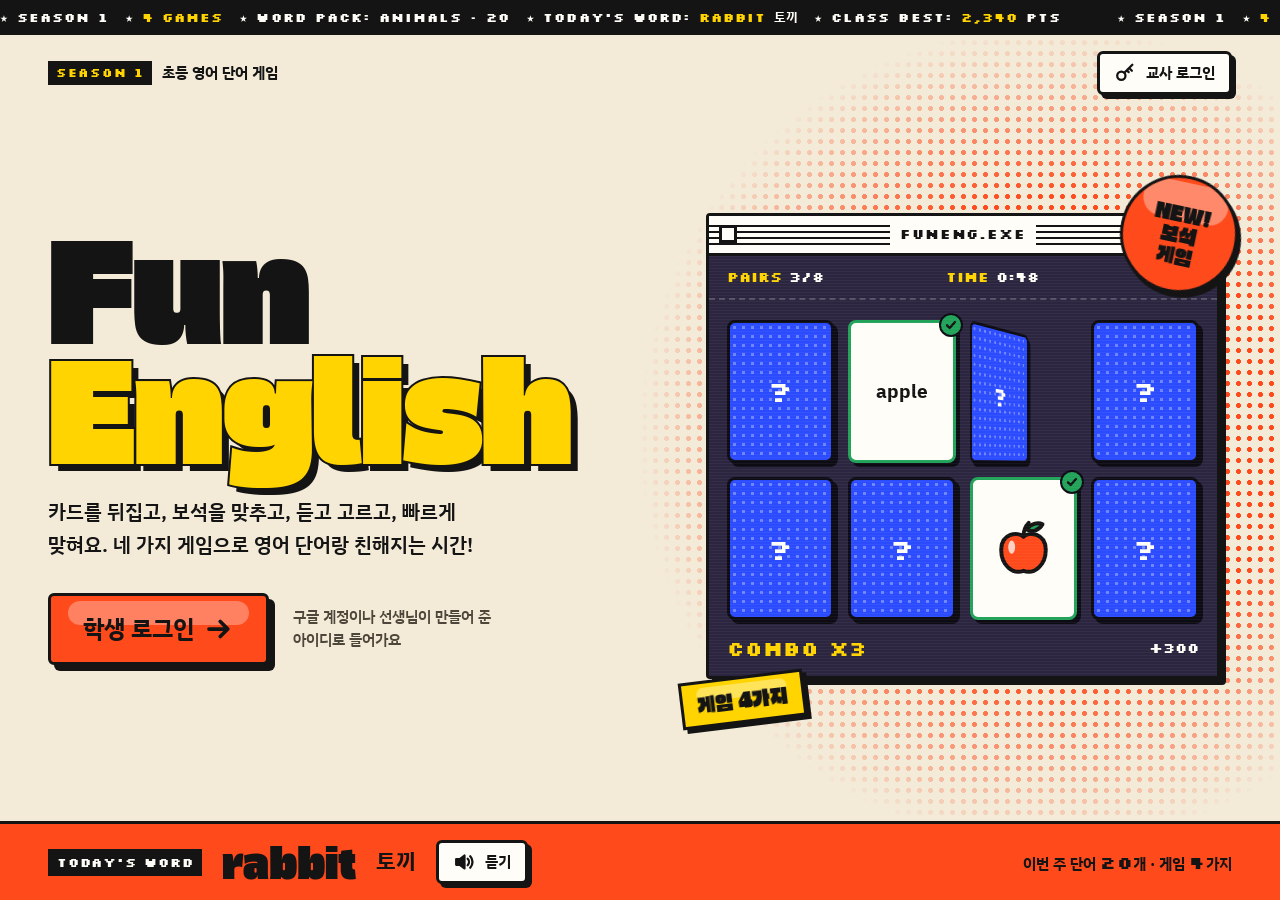
<file: index.html>
<!doctype html>
<html lang="ko">
<head>
<meta charset="utf-8">
<meta name="viewport" content="width=device-width, initial-scale=1">
<title>Fun English · 초등 영어 단어 게임</title>
<meta name="description" content="카드 뒤집기, 보석 게임, 듣고 고르기, 스피드 퀴즈로 영어 단어랑 친해지는 초등 영어 단어 게임">
<link rel="icon" href="assets/favicon.svg" type="image/svg+xml">
<link rel="preconnect" href="https://fonts.googleapis.com">
<link rel="preconnect" href="https://fonts.gstatic.com" crossorigin>
<link rel="stylesheet" href="https://fonts.googleapis.com/css2?family=Gasoek+One&family=IBM+Plex+Sans+KR:wght@500;600;700&family=Silkscreen:wght@400;700&display=swap">
<link rel="stylesheet" href="css/tokens.css">
<link rel="stylesheet" href="css/base.css">
<link rel="stylesheet" href="css/components.css">
<link rel="stylesheet" href="css/bars.css">
<link rel="stylesheet" href="css/screens/intro.css">
<link rel="stylesheet" href="css/screens/login.css">
<link rel="stylesheet" href="css/screens/select.css">
<link rel="stylesheet" href="css/screens/play.css">
<link rel="stylesheet" href="css/screens/dashboard.css">
<link rel="stylesheet" href="css/screens/lost.css">
<script type="module" src="js/app.js"></script>
</head>
<body>

<svg width="0" height="0" style="position:absolute" aria-hidden="true">
  <defs>
    <symbol id="i-arrow" viewBox="0 0 24 24"><path d="M4 12h15M13 6l6 6-6 6"/></symbol>
    <symbol id="i-back" viewBox="0 0 24 24"><path d="M20 12H5M11 6l-6 6 6 6"/></symbol>
    <symbol id="i-speaker" viewBox="0 0 24 24"><path d="M3.5 9h4l5-4v14l-5-4h-4z" fill="currentColor"/><path d="M16 8.5a5 5 0 0 1 0 7M18.8 5.8a9 9 0 0 1 0 12.4"/></symbol>
    <symbol id="i-star" viewBox="0 0 24 24"><path d="M12 2.8l2.8 5.9 6.4.8-4.7 4.4 1.2 6.4L12 17.2l-5.7 3.1 1.2-6.4-4.7-4.4 6.4-.8z" fill="currentColor"/></symbol>
    <symbol id="i-flame" viewBox="0 0 24 24"><path d="M12 2.5c1 4 6.5 6.2 6.5 11.5a6.5 6.5 0 0 1-13 0c0-3.2 2-5.4 3.2-6.4 0 2.1 1 3.4 2.2 3.4 0-3.3-.1-5.6 1.1-8.5z" fill="currentColor"/></symbol>
    <symbol id="i-key" viewBox="0 0 24 24"><circle cx="8" cy="15" r="4.5"/><path d="M11.3 11.7L20 3M16.5 6.5l3 3M14 9l2 2"/></symbol>
    <symbol id="i-door" viewBox="0 0 24 24"><path d="M13 4H5v16h8M10 12h11M17 8l4 4-4 4"/></symbol>
    <symbol id="i-check" viewBox="0 0 24 24"><path d="M5 12.5l4.5 4.5L19 7.5"/></symbol>
    <symbol id="i-alert" viewBox="0 0 24 24"><path d="M12 3l9.5 17h-19z" fill="var(--yellow)"/><path d="M12 9.5v5M12 17.6v.3"/></symbol>
    <symbol id="i-plus" viewBox="0 0 24 24"><path d="M12 5v14M5 12h14"/></symbol>

    <!-- 사과 (단어 그림 카드 예시) -->
    <symbol id="apple" viewBox="0 0 48 48">
      <g stroke="#141414" stroke-width="3" stroke-linejoin="round" stroke-linecap="round">
        <path d="M24 15c-4-4-17-3-17 10 0 12 9 19 17 16 8 3 17-4 17-16 0-13-13-14-17-10z" fill="#ff4a1c"/>
        <path d="M24 15c0-5 1.5-8 4-10.5" fill="none"/>
        <path d="M26.5 9.5c3.5-5 9-5.5 12-4-2.5 4.5-7.5 6.5-12 4z" fill="#22a35a"/>
      </g>
      <ellipse cx="15" cy="23" rx="2.6" ry="5" fill="#fff" opacity=".75"/>
    </symbol>

    <!-- 01 메모리: 카드 두 장 -->
    <symbol id="art-memory" viewBox="0 0 120 96">
      <g stroke="#141414" stroke-width="3" stroke-linejoin="round" stroke-linecap="round">
        <g transform="rotate(-12 44 47)">
          <rect x="26" y="20" width="44" height="62" rx="6" fill="#141414"/>
          <rect x="22" y="16" width="44" height="62" rx="6" fill="#2b4bff"/>
          <path d="M35 38c0-6 4-9.5 9-9.5s9 3.5 9 9c0 6-9 6.5-9 13" fill="none" stroke="#fffdf7" stroke-width="5"/>
          <path d="M44 60.5v.5" stroke="#fffdf7" stroke-width="6"/>
        </g>
        <g transform="rotate(9 78 48)">
          <rect x="60" y="21" width="44" height="62" rx="6" fill="#141414"/>
          <rect x="56" y="17" width="44" height="62" rx="6" fill="#fffdf7"/>
        </g>
      </g>
      <use href="#apple" x="62" y="28" width="32" height="32" transform="rotate(9 78 48)"/>
    </symbol>

    <!-- 02 보석: 깎은 보석 + 다른 모양 보석 -->
    <symbol id="art-jewel" viewBox="0 0 120 96">
      <g stroke="#141414" stroke-width="3" stroke-linejoin="round" stroke-linecap="round">
        <polygon points="65,15 97,37 87,87 43,87 33,37" fill="#0d0b14"/>
        <polygon points="60,10 92,32 82,82 38,82 28,32" fill="#ff4a1c"/>
        <polygon points="60,26 76,38 70,66 50,66 44,38" fill="#ff8f6b"/>
        <path d="M60 10V26M92 32L76 38M82 82L70 66M38 82L50 66M28 32L44 38" fill="none"/>
        <polygon points="99,66 106,56 113,66 106,80" fill="#ffd400"/>
        <path d="M99 66h14" fill="none" stroke-width="2.5"/>
        <path d="M20 6l3 8.5 8.5 3-8.5 3-3 8.5-3-8.5-8.5-3 8.5-3z" fill="#ffd400" stroke-width="2.5"/>
      </g>
      <polygon points="47,40 58,30 55,45" fill="#fff" opacity=".85"/>
    </symbol>

    <!-- 03 듣고 고르기: 스피커 -->
    <symbol id="art-listen" viewBox="0 0 120 96">
      <g stroke-linejoin="round" stroke-linecap="round">
        <path d="M22 42h14l20-16v52L36 62H22z" fill="#141414" stroke="#141414" stroke-width="3"/>
        <path d="M18 38h14l20-16v52L32 58H18z" fill="#ffd400" stroke="#141414" stroke-width="3"/>
        <g fill="none" stroke="#141414" stroke-width="10">
          <path d="M65 37c6 7 6 15 0 22"/><path d="M76 28c11 11 11 29 0 40"/><path d="M87 19c16 16 16 42 0 58"/>
        </g>
        <g fill="none" stroke="#fffdf7" stroke-width="4">
          <path d="M65 37c6 7 6 15 0 22"/><path d="M76 28c11 11 11 29 0 40"/><path d="M87 19c16 16 16 42 0 58"/>
        </g>
      </g>
      <ellipse cx="25" cy="44" rx="2.4" ry="4" fill="#fff" opacity=".8"/>
    </symbol>

    <!-- 04 스피드: 초시계 + 번개 -->
    <symbol id="art-speed" viewBox="0 0 120 96">
      <g stroke="#141414" stroke-width="3" stroke-linejoin="round" stroke-linecap="round">
        <circle cx="54" cy="58" r="30" fill="#141414"/>
        <rect x="44" y="11" width="12" height="11" rx="2" fill="#141414"/>
        <rect x="69" y="18" width="10" height="9" rx="2" fill="#141414" transform="rotate(40 74 22)"/>
        <circle cx="50" cy="54" r="30" fill="#fffdf7"/>
        <path d="M50 29v5M75 54h-5M50 79v-5M25 54h5" fill="none"/>
        <path d="M50 54V37M50 54l12 7" fill="none" stroke-width="4"/>
        <circle cx="50" cy="54" r="3.5" fill="#141414"/>
        <polygon points="96,26 80,56 92,56 84,88 112,50 99,50 106,26" fill="#141414" transform="translate(4 4)"/>
        <polygon points="96,26 80,56 92,56 84,88 112,50 99,50 106,26" fill="#ffd400"/>
      </g>
      <ellipse cx="36" cy="40" rx="5" ry="2.6" fill="#fff" opacity=".9" transform="rotate(-40 36 40)"/>
    </symbol>

    <!-- 마스코트 비트(Bit) -->
    <symbol id="bit" viewBox="0 0 160 170">
      <g stroke="#141414" stroke-width="3" stroke-linejoin="round">
        <rect x="20" y="16" width="132" height="100" rx="12" fill="#141414"/>
        <rect x="14" y="10" width="132" height="100" rx="12" fill="#fffdf7"/>
        <rect x="28" y="22" width="104" height="66" rx="6" fill="#2b2540"/>
        <rect x="66" y="110" width="28" height="14" fill="#e6d9bd"/>
        <rect x="28" y="130" width="116" height="30" rx="5" fill="#141414"/>
        <rect x="22" y="124" width="116" height="30" rx="5" fill="#ffd400"/>
        <rect x="96" y="96" width="36" height="6" rx="2" fill="#141414"/>
        <circle cx="29" cy="99" r="4.5" fill="#22a35a"/>
      </g>
      <g fill="#ffd400">
        <rect x="56" y="40" width="10" height="14"/><rect x="94" y="40" width="10" height="14"/>
      </g>
      <path d="M64 64h6v6h20v-6h6" fill="none" stroke="#ffd400" stroke-width="4"/>
      <g fill="#ff4a1c"><rect x="44" y="60" width="9" height="5"/><rect x="107" y="60" width="9" height="5"/></g>
      <path d="M34 28h22l-12 14H34z" fill="#fff" opacity=".12"/>
      <path d="M22 18h40" stroke="#fff" stroke-width="3" stroke-linecap="round" opacity=".9"/>
      <g stroke="#141414" stroke-width="5">
        <path d="M34 134h10M50 134h10M66 134h10M82 134h10M98 134h10M114 134h10M42 144h76"/>
      </g>
    </symbol>
  </defs>
</svg>

<a class="skip" href="#main">본문으로 건너뛰기</a>

<noscript><p class="noscript">이 게임은 자바스크립트를 켜야 열려요.</p></noscript>

<!-- 화면은 js/router.js가 한 번에 하나씩 그린다 -->
<div id="app"></div>

<!-- 토스트: 화면이 바뀌어도 남는다 (js/ui/toast.js) -->
<div class="toast" id="toast" role="status" aria-live="polite"></div>
</body>
</html>
</file>
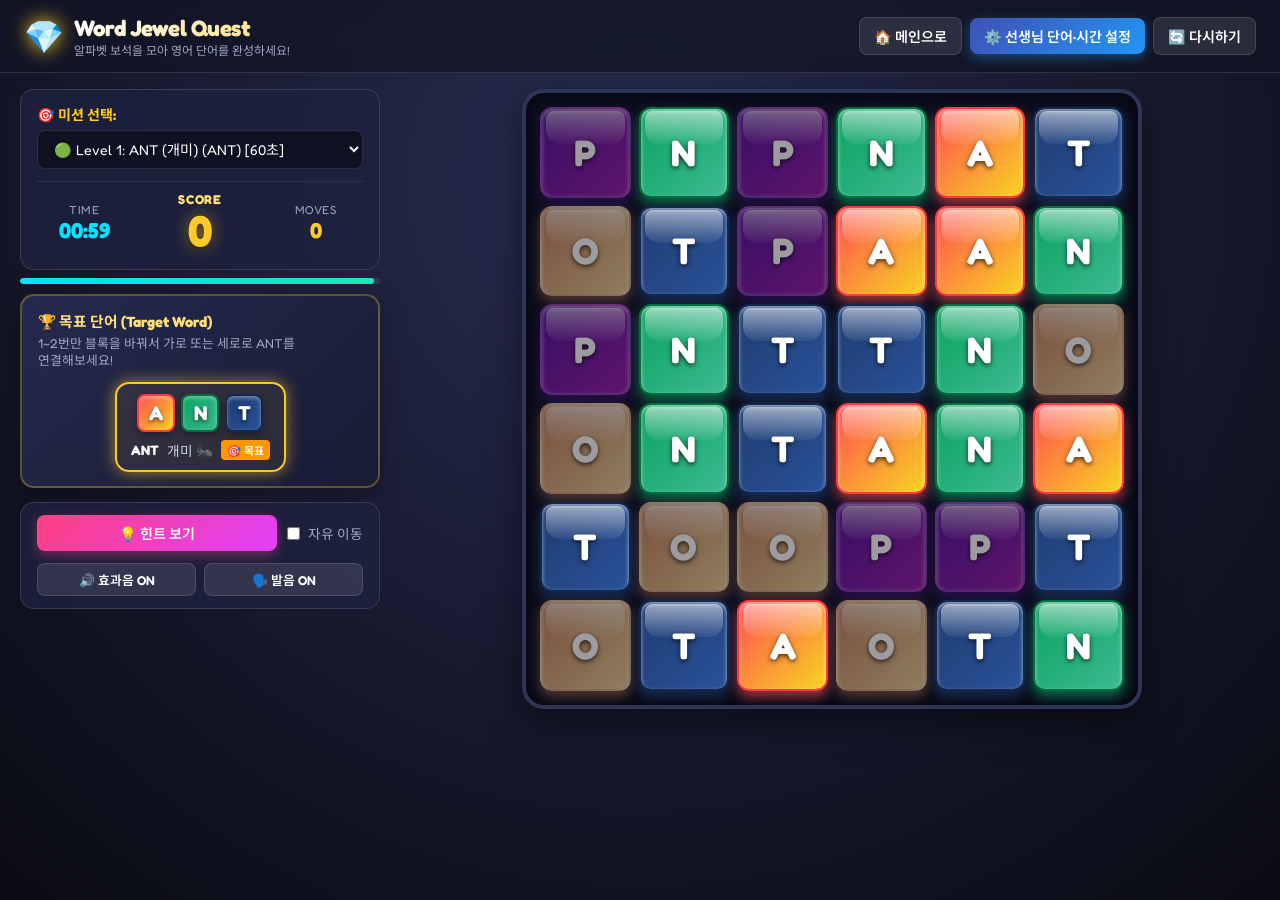
<file: jewel/index.html>
<!DOCTYPE html>
<html lang="ko">
<head>
    <meta charset="UTF-8">
    <meta name="viewport" content="width=device-width, initial-scale=1.0, user-scalable=no">
    <title>Word Jewel Quest - 영어 단어 보석 매치 게임</title>
    <link rel="stylesheet" href="css/style.css">
</head>
<body>
    <!-- App Header -->
    <header class="app-header">
        <div class="logo-area">
            <div class="logo-icon">💎</div>
            <div class="logo-text">
                <h1>Word Jewel Quest</h1>
                <p>알파벳 보석을 모아 영어 단어를 완성하세요!</p>
            </div>
        </div>
        <div class="header-controls">
            <a href="../#/select" target="_top" class="btn btn-secondary" style="text-decoration: none; display: flex; align-items: center; gap: 4px;">🏠 메인으로</a>
            <button id="btn-teacher" class="btn btn-teacher">⚙️ 선생님 단어·시간 설정</button>
            <button id="btn-restart" class="btn btn-secondary">🔄 다시하기</button>
        </div>
    </header>

    <!-- Main Game Area -->
    <main class="main-wrapper">
        <div class="game-dashboard-layout">
            <!-- Left Info & Controls Column -->
            <div class="dashboard-side-col">
                <!-- Mission, Timer & Score HUD -->
                <div class="mission-card">
                    <div class="mission-select-box">
                        <label for="mission-select">🎯 미션 선택:</label>
                        <select id="mission-select"></select>
                    </div>
                    <div class="game-hud-stats">
                        <!-- Timer Box -->
                        <div class="stat-item timer-box">
                            <span class="stat-label">TIME</span>
                            <span id="timer-val" class="stat-value timer-text">01:00</span>
                        </div>
                        <!-- Score Box (글자 크기 2배 적용) -->
                        <div class="stat-item score-stat-box">
                            <span class="stat-label score-stat-label">SCORE</span>
                            <span id="score-val" class="stat-value score-stat-value">0</span>
                        </div>
                        <!-- Moves Box -->
                        <div class="stat-item">
                            <span class="stat-label">MOVES</span>
                            <span id="moves-val" class="stat-value">0</span>
                        </div>
                    </div>
                </div>

                <!-- Timer Progress Bar -->
                <div class="timer-bar-container">
                    <div id="timer-bar-fill" class="timer-bar-fill normal"></div>
                </div>

                <!-- Target Word Tracker -->
                <section class="target-section">
                    <div class="target-header">
                        <span class="target-title">🏆 목표 단어 (Target Word)</span>
                        <span id="mission-desc" class="mission-desc"></span>
                    </div>
                    <div id="target-word-display" class="target-words-wrapper">
                        <!-- Word boxes injected here -->
                    </div>
                </section>

                <!-- Controls -->
                <div class="bottom-controls">
                    <div style="display: flex; justify-content: space-between; align-items: center; width: 100%; gap: 10px;">
                        <button id="btn-hint" class="btn btn-primary" style="flex: 1;">💡 힌트 보기</button>
                        <label class="switch-label" style="white-space: nowrap;">
                            <input type="checkbox" id="chk-free-swap">
                            <span>자유 이동</span>
                        </label>
                    </div>
                    <div class="audio-controls-row" style="display: flex; gap: 8px; width: 100%;">
                        <button id="btn-sound-toggle" class="btn btn-secondary btn-sm" style="flex: 1;">🔊 효과음 ON</button>
                        <button id="btn-speech-toggle" class="btn btn-secondary btn-sm" style="flex: 1;">🗣️ 발음 ON</button>
                    </div>
                </div>
            </div>

            <!-- Right Board Column -->
            <div class="dashboard-board-col">
                <div class="board-container">
                    <div class="board-frame">
                        <div id="game-grid" class="game-grid">
                            <!-- Tiles injected here -->
                        </div>
                    </div>
                    <div id="hint-tooltip" class="hint-tooltip"></div>
                </div>
            </div>
        </div>
    </main>

    <!-- Teacher Settings Modal -->
    <div id="teacher-modal" class="modal-overlay">
        <div class="modal-box modal-box-large">
            <div class="modal-header">
                <h2>⚙️ 선생님 설정 (단계별 단어 & 시간 지정)</h2>
                <button id="btn-close-teacher" class="btn btn-secondary">✕</button>
            </div>
            
            <!-- Tab Navigation -->
            <div class="teacher-tabs">
                <button class="teacher-tab-btn active" data-tab="tab-course-setup">📋 단계별 단어 코스 사전 설정 (추천)</button>
                <button class="teacher-tab-btn" data-tab="tab-missions-list">🛠️ 개별 미션 상세 편집</button>
            </div>

            <div class="modal-body">
                <!-- TAB 1: 단계별 단어 코스 사전 설정 (사용자가 가장 원한 직관적 설정!) -->
                <div id="tab-course-setup" class="teacher-tab-content active">
                    <div class="course-guide-box">
                        <p>💡 <strong>교사 사전 설정 안내:</strong> 각 난이도 단계별로 가르치고자 하는 영어 단어들을 쉼표(,)로 입력하세요. 따로 설정하지 않고 [기본 설정 복원]을 누르면 기본 추천 세팅으로 진행됩니다.</p>
                    </div>

                    <!-- 1. 초급 단계 설정 -->
                    <div class="grade-setting-card grade-easy">
                        <div class="grade-title">
                            <span>🟢 초급 단계 (Easy) - 3글자 위주, 1~2번만 스왑하면 완성</span>
                        </div>
                        <div class="form-row">
                            <div class="form-group" style="flex: 3;">
                                <label for="course-easy-words">초급 목표 단어 목록 (쉼표 구분)</label>
                                <input type="text" id="course-easy-words" class="form-input" placeholder="ANT, CAT, DOG, SUN, CUP, FOX">
                                <small>단어를 입력하면 한글 뜻과 발음이 자동으로 매칭됩니다.</small>
                            </div>
                            <div class="form-group" style="flex: 1;">
                                <label for="course-easy-time">제한 시간 (초)</label>
                                <input type="number" id="course-easy-time" class="form-input" value="60" min="0" step="10">
                                <small>0 입력 시 무제한</small>
                            </div>
                        </div>
                    </div>

                    <!-- 2. 중급 단계 설정 -->
                    <div class="grade-setting-card grade-med">
                        <div class="grade-title">
                            <span>🟡 중급 단계 (Medium) - 4글자 단어, 글자가 조금 떨어진 배치</span>
                        </div>
                        <div class="form-row">
                            <div class="form-group" style="flex: 3;">
                                <label for="course-med-words">중급 목표 단어 목록 (쉼표 구분)</label>
                                <input type="text" id="course-med-words" class="form-input" placeholder="FISH, STAR, BOOK, TREE, BIRD">
                            </div>
                            <div class="form-group" style="flex: 1;">
                                <label for="course-med-time">제한 시간 (초)</label>
                                <input type="number" id="course-med-time" class="form-input" value="90" min="0" step="10">
                            </div>
                        </div>
                    </div>

                    <!-- 3. 고급 단계 설정 -->
                    <div class="grade-setting-card grade-hard">
                        <div class="grade-title">
                            <span>🔴 상급 단계 (Hard) - 5글자 단어 및 2개 단어 연속 미션</span>
                        </div>
                        <div class="form-row">
                            <div class="form-group" style="flex: 3;">
                                <label for="course-hard-words">상급 목표 단어 목록 (단어 또는 단어 & 단어)</label>
                                <input type="text" id="course-hard-words" class="form-input" placeholder="APPLE, WATER, CAT & DOG, SUN & MOON">
                                <small>'&' 기호로 묶으면 1개 미션에서 2개 단어를 연속으로 완성하는 듀얼 미션이 됩니다.</small>
                            </div>
                            <div class="form-group" style="flex: 1;">
                                <label for="course-hard-time">제한 시간 (초)</label>
                                <input type="number" id="course-hard-time" class="form-input" value="120" min="0" step="10">
                            </div>
                        </div>
                    </div>

                    <div style="display: flex; justify-content: space-between; align-items: center; margin-top: 18px;">
                        <button type="button" id="btn-reset-course-default" class="btn btn-secondary">🔄 기본 세팅으로 복원</button>
                        <button type="button" id="btn-apply-grade-course" class="btn btn-primary" style="padding: 10px 22px; font-size: 1rem;">
                            🚀 단계별 단어 적용 및 게임 시작
                        </button>
                    </div>
                </div>

                <!-- TAB 2: 개별 미션 상세 편집 -->
                <div id="tab-missions-list" class="teacher-tab-content">
                    <div id="mission-list-panel">
                        <div class="teacher-top-bar">
                            <button id="btn-new-mission" class="btn btn-primary">➕ 새 미션 추가</button>
                            <div style="display: flex; gap: 6px;">
                                <button id="btn-export-json" class="btn btn-secondary btn-sm">💾 JSON 백업</button>
                                <label class="btn btn-secondary btn-sm" style="margin: 0; cursor: pointer;">
                                    📂 불러오기
                                    <input type="file" id="input-import-json" accept=".json" style="display: none;">
                                </label>
                            </div>
                        </div>
                        <div id="teacher-mission-items" class="teacher-mission-list">
                            <!-- Cards inserted here -->
                        </div>
                    </div>

                    <div id="editor-panel" class="hidden">
                        <h3 id="editor-title" style="margin-bottom: 14px; color: var(--gold);">미션 상세 편집</h3>
                        <form id="form-edit-mission">
                            <div class="form-group">
                                <label for="edit-name">미션 제목</label>
                                <input type="text" id="edit-name" class="form-input" required placeholder="예: Level 1: ANT (개미)">
                            </div>

                            <div class="form-row">
                                <div class="form-group">
                                    <label for="edit-words">목표 단어 (쉼표 구분)</label>
                                    <input type="text" id="edit-words" class="form-input" required placeholder="예: ANT 또는 CAT, DOG">
                                </div>
                                <div class="form-group">
                                    <label for="edit-difficulty">난이도</label>
                                    <select id="edit-difficulty" class="form-select">
                                        <option value="easy">🟢 초급 (1~2번 스왑으로 바로 완성)</option>
                                        <option value="medium">🟡 중급 (단어 글자가 조금 떨어진 배치)</option>
                                        <option value="hard">🔴 상급 (단어 글자가 멀리 떨어진 배치)</option>
                                    </select>
                                </div>
                            </div>

                            <div class="form-row">
                                <div class="form-group">
                                    <label for="edit-time-limit">제한 시간 (초)</label>
                                    <input type="number" id="edit-time-limit" class="form-input" value="60" min="0" step="10">
                                </div>
                                <div class="form-group">
                                    <label for="edit-grid-size">보드 크기</label>
                                    <select id="edit-grid-size" class="form-select">
                                        <option value="6">6 x 6 (추천 / 초급)</option>
                                        <option value="7">7 x 7 (중급 / 4~5글자)</option>
                                        <option value="8">8 x 8 (상급 / 긴 단어)</option>
                                    </select>
                                </div>
                                <div class="form-group">
                                    <label for="edit-swap-dist">초기 완성 스왑 거리</label>
                                    <input type="number" id="edit-swap-dist" class="form-input" min="1" max="5" value="1">
                                </div>
                            </div>

                            <div class="form-group">
                                <label for="edit-meanings">단어 뜻 / 힌트 (단어:뜻, 쉼표 구분)</label>
                                <input type="text" id="edit-meanings" class="form-input" placeholder="예: ANT:개미 🐜">
                            </div>

                            <div class="form-group">
                                <label for="edit-dummies">더미 알파벳 (쉼표 구분, 비워두면 자동 추천)</label>
                                <input type="text" id="edit-dummies" class="form-input" placeholder="예: O, P">
                            </div>

                            <div class="form-group">
                                <label for="edit-desc">학생에게 보여줄 지시문</label>
                                <textarea id="edit-desc" class="form-textarea" rows="2"></textarea>
                            </div>

                            <div style="display: flex; justify-content: flex-end; gap: 10px; margin-top: 16px;">
                                <button type="button" id="btn-cancel-edit" class="btn btn-secondary">취소</button>
                                <button type="submit" class="btn btn-primary">저장하기</button>
                            </div>
                        </form>
                    </div>
                </div>
            </div>
        </div>
    </div>

    <!-- Victory / Mission Clear Modal -->
    <div id="win-modal" class="modal-overlay">
        <div class="modal-box win-modal-box">
            <div class="win-stars">⭐⭐⭐</div>
            <h2 id="win-title" class="win-modal-title">🎉 미션 완료!</h2>
            <p class="win-modal-subtitle">단어를 완벽하게 완성했습니다!</p>
            
            <div id="win-words-summary" class="win-words-container">
                <!-- Word cards -->
            </div>

            <!-- Score & Fast Clear Time Bonus Details -->
            <div class="score-summary-card">
                <div class="score-row score-row-bonus">
                    <span>⚡ 빠른 시간 보너스:</span>
                    <strong id="win-time-bonus" style="color: #64ffda;">+0점</strong>
                </div>
                <div class="score-row score-row-total">
                    <span class="score-total-label">🏆 최종 총점:</span>
                    <strong id="win-score" class="score-total-val">0</strong>
                </div>
                <div class="win-moves-row">
                    이동 횟수: <span id="win-moves">0</span>회
                </div>
            </div>

            <div class="win-actions-row">
                <button id="btn-hear-word" class="btn btn-secondary win-action-btn">🔊 단어 발음 듣기</button>
                <button id="btn-play-again" class="btn btn-secondary win-action-btn">🔄 다시 하기</button>
                <button id="btn-next-level" class="btn btn-primary win-action-btn win-next-btn">다음 미션 ➡️</button>
            </div>
        </div>
    </div>

    <!-- Time Over Modal -->
    <div id="timeover-modal" class="modal-overlay">
        <div class="modal-box win-modal-box">
            <div style="font-size: 3rem; margin-bottom: 10px;">⏰</div>
            <h2 style="color: #ff5252; margin-bottom: 8px;">시간 초과! (Time Over)</h2>
            <p style="color: var(--text-muted); font-size: 0.92rem; margin-bottom: 20px;">
                제한 시간이 모두 지나갔습니다.<br>조금 더 빠르게 단어를 모아보세요!
            </p>
            <div style="display: flex; gap: 12px; justify-content: center;">
                <button id="btn-retry-timeover" class="btn btn-primary" style="padding: 10px 24px;">🔄 다시 도전하기</button>
            </div>
        </div>
    </div>

    <!-- Wildcard Joker Gem Selection Modal -->
    <div id="wildcard-modal" class="modal-overlay">
        <div class="modal-box wildcard-box">
            <div class="wildcard-icon">✨ 🃏 ✨</div>
            <h2 style="color: #64ffda; margin-bottom: 6px;">마법의 힌트 보석!</h2>
            <p style="color: var(--text-muted); font-size: 0.95rem; margin-bottom: 14px;">
                어떤 알파벳으로 변신할까요? 목표 단어 철자를 누르거나 원하는 알파벳을 입력하세요!
            </p>
            
            <div class="wildcard-quick-title">🎯 목표 단어 추천 알파벳 (원클릭 선택):</div>
            <div id="wildcard-quick-letters" class="wildcard-btn-group">
                <!-- Injected via game.js -->
            </div>

            <div class="wildcard-custom-box">
                <span style="font-size: 0.88rem; color: #cbd5e1;">또는 원하는 알파벳 1글자 직접 입력:</span>
                <div style="display: flex; gap: 8px; justify-content: center; margin-top: 8px;">
                    <input type="text" id="wildcard-custom-input" maxlength="1" placeholder="A~Z" class="form-input wildcard-input" autocomplete="off">
                    <button type="button" id="btn-wildcard-custom-submit" class="btn btn-primary" style="padding: 6px 18px;">변신하기 ✨</button>
                </div>
            </div>
        </div>
    </div>

    <!-- Scripts -->
    <script src="js/audio.js"></script>
    <script src="js/levels.js"></script>
    <script src="js/board.js"></script>
    <script src="js/teacher.js"></script>
    <script src="js/game.js"></script>
</body>
</html>
</file>
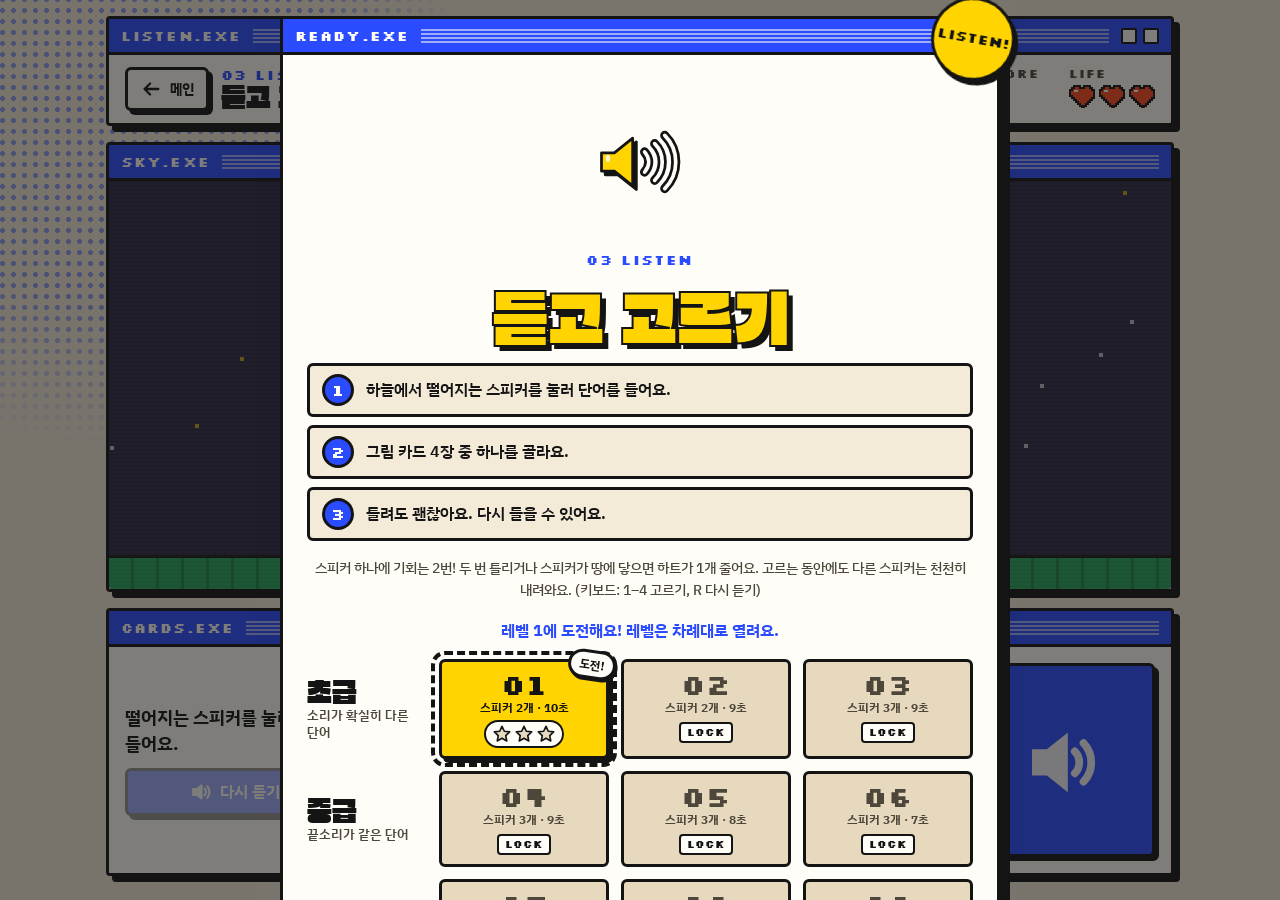
<file: listen/index.html>
<!doctype html>
<html lang="ko">
<head>
<meta charset="utf-8">
<meta name="viewport" content="width=device-width, initial-scale=1">
<title>듣고 고르기 · Fun English</title>
<meta name="description" content="하늘에서 떨어지는 스피커를 눌러 영어 발음을 듣고, 알맞은 그림 카드를 고르는 듣기 게임">
<link rel="icon" href="../assets/favicon.svg" type="image/svg+xml">
<link rel="preconnect" href="https://fonts.googleapis.com">
<link rel="preconnect" href="https://fonts.gstatic.com" crossorigin>
<link rel="stylesheet" href="https://fonts.googleapis.com/css2?family=Gasoek+One&family=IBM+Plex+Sans+KR:wght@500;600;700&family=Silkscreen:wght@400;700&display=swap">
<link rel="stylesheet" href="css/style.css?v=20261115b">
</head>
<body>
<div class="halftone" aria-hidden="true"></div>

<svg width="0" height="0" style="position:absolute" aria-hidden="true">
  <defs>
    <symbol id="i-speaker" viewBox="0 0 24 24"><path d="M3.5 9h4l5-4v14l-5-4h-4z" fill="currentColor"/><path d="M16 8.5a5 5 0 0 1 0 7M18.8 5.8a9 9 0 0 1 0 12.4"/></symbol>
    <symbol id="i-back" viewBox="0 0 24 24"><path d="M20 12H5M11 6l-6 6 6 6"/></symbol>
    <symbol id="i-check" viewBox="0 0 24 24"><circle cx="12" cy="12" r="10" fill="var(--green)" stroke="#141414" stroke-width="2.5"/><path d="M7 12.5l3.5 3.5L17 9" fill="none" stroke="#141414" stroke-width="2.8" stroke-linecap="round" stroke-linejoin="round"/></symbol>
    <symbol id="i-alert" viewBox="0 0 24 24"><path d="M12 3l9.5 17h-19z" fill="var(--yellow)" stroke="#141414" stroke-width="2.5" stroke-linejoin="round"/><path d="M12 9.5v5M12 17.6v.3" stroke="#141414" stroke-width="2.8" stroke-linecap="round"/></symbol>
    <symbol id="i-heart" viewBox="0 0 26 24"><path d="M5 2h6v2h4V2h6v2h2v2h2v8h-2v2h-2v2h-2v2h-2v2h-2v2h-2v-2h-2v-2H9v-2H7v-2H5v-2H3v-2H1V6h2V4h2z" fill="var(--red)" stroke="#141414" stroke-width="2"/><path d="M5 6h4v2H5z" fill="#fff"/></symbol>
    <symbol id="i-star" viewBox="0 0 24 24"><path d="M12 2.8l2.8 5.9 6.4.8-4.7 4.4 1.2 6.4L12 17.2l-5.7 3.1 1.2-6.4-4.7-4.4 6.4-.8z" stroke="#141414" stroke-width="2" stroke-linejoin="round"/></symbol>
    <!-- 03 듣고 고르기 아이콘 (포털 index.html의 art-listen과 같은 그림) -->
    <symbol id="art-listen" viewBox="0 0 120 96">
      <g stroke-linejoin="round" stroke-linecap="round">
        <path d="M22 42h14l20-16v52L36 62H22z" fill="#141414" stroke="#141414" stroke-width="3"/>
        <path d="M18 38h14l20-16v52L32 58H18z" fill="#ffd400" stroke="#141414" stroke-width="3"/>
        <g fill="none" stroke="#141414" stroke-width="10"><path d="M65 37c6 7 6 15 0 22"/><path d="M76 28c11 11 11 29 0 40"/><path d="M87 19c16 16 16 42 0 58"/></g>
        <g fill="none" stroke="#fffdf7" stroke-width="4"><path d="M65 37c6 7 6 15 0 22"/><path d="M76 28c11 11 11 29 0 40"/><path d="M87 19c16 16 16 42 0 58"/></g>
      </g>
      <ellipse cx="25" cy="44" rx="2.4" ry="4" fill="#fff" opacity=".8"/>
    </symbol>
  </defs>
</svg>

<div class="app">
  <!-- 위 상태 줄 -->
  <header class="win">
    <div class="win__bar"><span class="win__title">LISTEN.EXE</span><span class="win__stripes" aria-hidden="true"></span><span class="win__btns" aria-hidden="true"><i></i><i></i></span></div>
    <div class="hud">
      <div class="hud__name">
        <a class="btn back" id="btn-home" href="../#/select/listen" target="_top"><svg class="i"><use href="#i-back"/></svg><span>메인</span></a>
        <div>
          <p class="hud__label" lang="en">03 LISTEN · <span id="hud-level">LV.1</span></p>
          <h1 class="hud__title">듣고 고르기</h1>
        </div>
        <button class="btn back" id="btn-hud-levels" type="button">레벨</button>
      </div>
      <div class="stat"><span class="stat__k" lang="en">WORD</span><span class="stat__v" id="hud-q">0/10</span></div>
      <div class="stat"><span class="stat__k" lang="en">SCORE</span><span class="stat__v" id="hud-score">0</span></div>
      <div class="stat"><span class="stat__k" lang="en">LIFE</span><span class="hearts" id="hud-hearts" aria-label="남은 기회"></span></div>
    </div>
  </header>

  <!-- 하늘: 스피커가 떨어지는 곳 -->
  <section class="win sky-win" aria-label="하늘 — 떨어지는 스피커">
    <div class="win__bar"><span class="win__title">SKY.EXE</span><span class="win__stripes" aria-hidden="true"></span></div>
    <div class="sky" id="sky">
      <p class="sky__hint" id="sky-hint"><span class="dot" lang="en">READY?</span>시작하기를 누르면 스피커가 떨어져요!</p>
      <div class="ground" aria-hidden="true"></div>
    </div>
  </section>

  <!-- 그림 카드 4장 -->
  <section class="win" aria-labelledby="tray-title">
    <div class="win__bar"><span class="win__title" id="tray-title">CARDS.EXE</span><span class="win__stripes" aria-hidden="true"></span></div>
    <div class="tray">
      <div class="tray__side">
        <p class="tray__msg" id="msg" role="status" aria-live="polite">떨어지는 스피커를 눌러 단어를 들어요.</p>
        <button class="btn btn--blue" id="btn-replay" type="button" disabled><svg class="i"><use href="#i-speaker"/></svg><span>다시 듣기</span></button>
      </div>
      <div class="cards" id="cards"></div>
    </div>
  </section>
</div>

<!-- 시작 화면 -->
<div class="overlay" id="ov-start">
  <section class="win dialog dialog--levels" role="dialog" aria-modal="true" aria-labelledby="start-title">
    <div class="win__bar"><span class="win__title">READY.EXE</span><span class="win__stripes" aria-hidden="true"></span></div>
    <div class="dialog__body">
      <span class="sticker" aria-hidden="true">LISTEN!</span>
      <svg class="dialog__art" aria-hidden="true"><use href="#art-listen"/></svg>
      <p class="dialog__label" lang="en">03 LISTEN</p>
      <h2 class="dialog__title" id="start-title">듣고 고르기</h2>
      <ol class="steps">
        <li>하늘에서 떨어지는 스피커를 눌러 단어를 들어요.</li>
        <li>그림 카드 4장 중 하나를 골라요.</li>
        <li>틀려도 괜찮아요. 다시 들을 수 있어요.</li>
      </ol>
      <p class="dialog__note" id="start-note">스피커 하나에 기회는 2번! 두 번 틀리거나 스피커가 땅에 닿으면 하트가 1개 줄어요. 고르는 동안에도 다른 스피커는 천천히 내려와요. (키보드: 1–4 고르기, R 다시 듣기)</p>
      <p class="levels-lead" id="levels-lead" role="status" aria-live="polite"></p>
      <div class="levels" id="levels"></div>
    </div>
  </section>
</div>

<!-- 결과 화면 -->
<div class="overlay" id="ov-result" hidden>
  <section class="win dialog" role="dialog" aria-modal="true" aria-labelledby="result-title">
    <div class="win__bar"><span class="win__title">RESULT.EXE</span><span class="win__stripes" aria-hidden="true"></span></div>
    <div class="dialog__body">
      <p class="dialog__label" lang="en" id="result-label">CLEAR!</p>
      <h2 class="dialog__title" id="result-title">잘했어요!</h2>
      <div class="result__stars" id="result-stars"></div>
      <p class="result__score"><span id="result-correct">0</span><small>/10</small></p>
      <p id="result-detail"></p>
      <div class="review" id="review" hidden>
        <h2>다시 들어 볼 단어</h2>
        <div class="review__list" id="review-list"></div>
      </div>
      <p class="result__unlock" id="result-unlock" hidden></p>
      <div class="dialog__row">
        <button class="btn btn--primary btn--xl" id="btn-next" type="button" hidden>다음 레벨</button>
        <button class="btn btn--xl" id="btn-again" type="button">다시 하기</button>
        <button class="btn btn--xl" id="btn-levels" type="button">레벨 고르기</button>
      </div>
      <a class="result__home" href="../#/select/listen" target="_top">게임 고르기로 돌아가기</a>
    </div>
  </section>
</div>

<script src="js/words.js?v=20261115b"></script>
<script src="js/game.js?v=20261115b"></script>
</body>
</html>
</file>
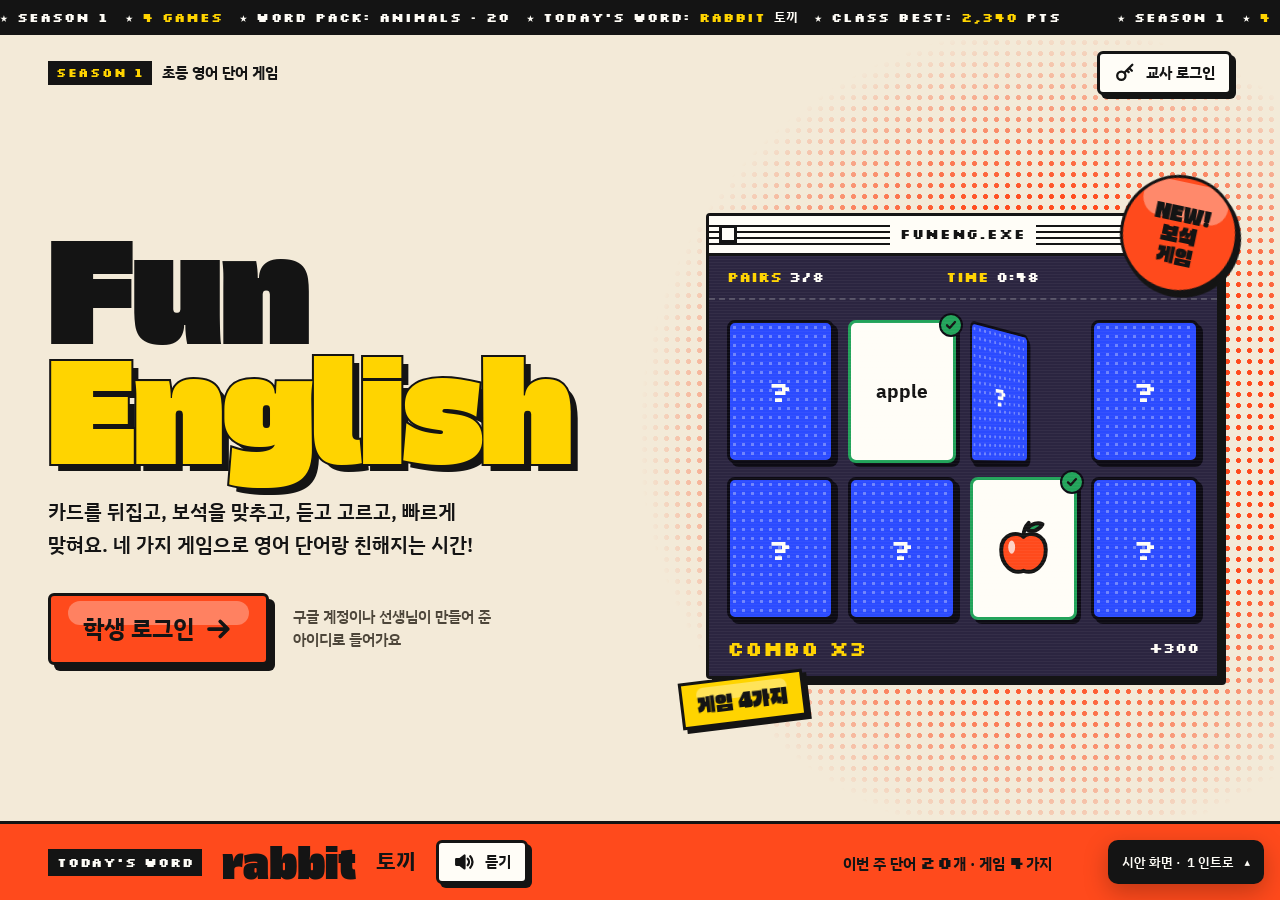
<file: design/mockup.html>
<!doctype html>
<html lang="ko">
<head>
<meta charset="utf-8">
<meta name="viewport" content="width=device-width, initial-scale=1">
<title>Fun English · UI 시안</title>
<link rel="preconnect" href="https://fonts.googleapis.com">
<link rel="preconnect" href="https://fonts.gstatic.com" crossorigin>
<link rel="stylesheet" href="https://fonts.googleapis.com/css2?family=Gasoek+One&family=IBM+Plex+Sans+KR:wght@500;600;700&family=Silkscreen:wght@400;700&display=swap">
<style>
/* ===== 토큰 (DESIGN.md) ===== */
:root{
  --paper:#f3ead8; --paper-2:#fffdf7; --paper-3:#e6d9bd;
  --ink:#141414; --ink-2:#4d463a;
  --red:#ff4a1c; --cobalt:#2b4bff; --yellow:#ffd400; --night:#2b2540; --green:#22a35a;
  --line:3px solid var(--ink);
  --hs-1:4px 4px 0 var(--ink); --hs-2:6px 6px 0 var(--ink); --hs-3:10px 10px 0 var(--ink);
  --r-1:6px;
  --f-title:"Gasoek One","Black Han Sans",system-ui,sans-serif;
  --f-dot:"Silkscreen",ui-monospace,monospace;
  --f-body:"IBM Plex Sans KR",system-ui,-apple-system,sans-serif;
  --t-fast:120ms; --t-mid:240ms; --t-slow:400ms;
  --pop:cubic-bezier(.3,1.6,.5,1);
  --gut:48px;
}
@media (max-width:900px){:root{--gut:24px}}
@media (max-width:480px){:root{--gut:16px}}

/* ===== 기본 ===== */
*,*::before,*::after{box-sizing:border-box}
html{-webkit-text-size-adjust:100%}
body{margin:0;background:var(--paper);color:var(--ink);font:500 16px/1.7 var(--f-body);word-break:keep-all;overflow-x:hidden;-webkit-font-smoothing:antialiased}
button,input{font:inherit;color:inherit}
button{cursor:pointer}
h1,h2,h3,p,ol,ul,dl,dd{margin:0}
ol,ul{padding:0;list-style:none}
a{color:inherit}
:focus-visible{outline:4px solid var(--cobalt);outline-offset:4px}
.sr-only{position:absolute;width:1px;height:1px;overflow:hidden;clip:rect(0 0 0 0);white-space:nowrap}
.num{font-variant-numeric:tabular-nums}
.dot{font-family:var(--f-dot);letter-spacing:.04em}
.i{width:22px;height:22px;flex:none;fill:none;stroke:currentColor;stroke-width:2.5;stroke-linecap:round;stroke-linejoin:round}
.i--lg{width:30px;height:30px;stroke-width:3}
.i--star{color:var(--yellow);stroke:var(--ink);stroke-width:2}
.i--flame{color:var(--red);stroke:var(--ink);stroke-width:2}

.screen{display:none;min-height:100vh;min-height:100dvh;flex-direction:column;position:relative;overflow:clip}
.screen.is-active{display:flex}

/* 망점 원 */
.halftone{position:absolute;border-radius:50%;pointer-events:none;z-index:0;aspect-ratio:1;
  background:radial-gradient(circle,var(--c,var(--red)) 2.2px,transparent 2.8px) 0 0/11px 11px;
  -webkit-mask:radial-gradient(closest-side,#000 58%,transparent 100%);mask:radial-gradient(closest-side,#000 58%,transparent 100%)}

/* ===== 창 (레트로 OS) ===== */
.win{position:relative;z-index:1;background:var(--paper-2);border:var(--line);border-radius:4px;box-shadow:var(--hs-2)}
.win__bar{display:flex;align-items:center;gap:10px;height:40px;padding:0 10px;border-bottom:var(--line);
  background:repeating-linear-gradient(180deg,var(--ink) 0 2px,transparent 2px 6px) 0 9px/100% 20px no-repeat,var(--paper-2)}
.win__title{margin:0 auto;padding:4px 10px;background:var(--paper-2);font:700 14px/1 var(--f-dot);letter-spacing:.06em}
.win__box{flex:none;width:18px;height:18px;border:var(--line);background:var(--paper-2)}
.win__body{padding:32px}
.win--cobalt .win__title{background:var(--cobalt);color:var(--paper-2)}
.win--night .win__body{background:var(--night);color:var(--paper-2);position:relative}
.scan::after{content:"";position:absolute;inset:0;pointer-events:none;background:repeating-linear-gradient(180deg,rgba(255,253,247,.045) 0 1px,transparent 1px 3px)}

/* ===== 버튼 ===== */
.btn{position:relative;overflow:hidden;display:inline-flex;align-items:center;justify-content:center;gap:10px;min-height:48px;padding:10px 20px;border:var(--line);border-radius:var(--r-1);background:var(--paper-2);box-shadow:var(--hs-1);font-weight:700;font-size:16px;line-height:1.2;text-decoration:none;color:var(--ink);transition:transform var(--t-fast),box-shadow var(--t-fast)}
.btn>*{position:relative;z-index:1}
.btn:hover{transform:translate(-2px,-2px);box-shadow:6px 6px 0 var(--ink)}
.btn:active{transform:translate(4px,4px);box-shadow:0 0 0 var(--ink)}
.btn--primary{background:var(--red)}
.btn--cobalt{background:var(--cobalt);color:var(--paper-2)}
.btn--xl{min-height:72px;padding:14px 32px;font-size:24px;box-shadow:var(--hs-2)}
.btn--xl:hover{box-shadow:9px 9px 0 var(--ink)}
.btn--xl:active{transform:translate(6px,6px)}
.btn--block{width:100%}
.btn--sm{min-height:44px;padding:8px 14px;font-size:15px}
.btn--icon{width:44px;padding:0}
.btn[aria-busy="true"]{pointer-events:none;background:var(--paper-3)}
.btn[aria-busy="true"] .spin{display:inline-block}
.spin{display:none;width:18px;height:18px;border:3px solid var(--ink);border-right-color:transparent;border-radius:50%;animation:spin .7s linear infinite}
@keyframes spin{to{transform:rotate(360deg)}}
.gloss::before{content:"";position:absolute;left:8%;right:8%;top:5px;height:36%;border-radius:999px;background:rgba(255,255,255,.3);pointer-events:none}
.sheen::after{content:"";position:absolute;top:0;bottom:0;width:35%;left:-50%;background:linear-gradient(100deg,transparent,rgba(255,255,255,.6),transparent);transform:skewX(-15deg);transition:left .7s cubic-bezier(.2,.7,.2,1);pointer-events:none}
.sheen:hover::after{left:130%}
.linkbtn{border:0;background:none;padding:0;min-height:44px;font-weight:700;text-decoration:underline;text-underline-offset:4px;text-decoration-thickness:2px}

/* ===== 스티커 ===== */
.sticker{position:absolute;z-index:3;display:grid;place-items:center;text-align:center;border:var(--line);box-shadow:var(--hs-1);font:400 20px/1.05 var(--f-title);padding:10px 14px;background:var(--yellow);color:var(--ink);transform:rotate(var(--rot,-8deg));animation:pop var(--t-mid) var(--pop) both;animation-delay:var(--delay,0ms);overflow:hidden}
.sticker::before{content:"";position:absolute;left:12%;right:12%;top:4px;height:34%;border-radius:999px;background:rgba(255,255,255,.35);pointer-events:none}
.sticker>*{position:relative}
.sticker--round{border-radius:50%;width:var(--size,112px);height:var(--size,112px);padding:0}
@keyframes pop{from{transform:rotate(var(--rot,-8deg)) scale(.4);opacity:0}to{transform:rotate(var(--rot,-8deg)) scale(1);opacity:1}}

/* ===== 공통 상단 ===== */
.subbar{position:relative;z-index:4;display:flex;align-items:center;gap:16px;padding:12px var(--gut);background:var(--paper-2);border-bottom:var(--line)}
.logo{font:400 28px/1 var(--f-title);letter-spacing:-.01em;white-space:nowrap;display:flex;align-items:center;gap:8px}
.logo .outline{color:var(--yellow);-webkit-text-stroke:2px var(--ink);paint-order:stroke fill;text-shadow:3px 3px 0 var(--ink)}
.mode{font:700 12px/1 var(--f-dot);background:var(--ink);color:var(--yellow);padding:6px 8px;letter-spacing:.08em;white-space:nowrap}
.btn--sm{white-space:nowrap}
.player{display:flex;align-items:center;gap:10px;line-height:1.25}
.player b{display:block;font-size:16px}
.player small{display:block;font-size:13px;color:var(--ink-2);font-weight:600}
.avatar{flex:none;width:44px;height:44px;border:var(--line);border-radius:50%;background:var(--yellow);display:grid;place-items:center;font:400 20px/1 var(--f-title)}
.avatar--cobalt{background:var(--cobalt);color:var(--paper-2)}
.avatar--red{background:var(--red)}
.avatar--paper{background:var(--paper)}
.avatar--sm{width:32px;height:32px;font-size:15px;border-width:2px}
.chip{display:inline-flex;align-items:center;gap:6px;min-height:40px;padding:4px 12px;border:var(--line);border-radius:999px;background:var(--paper);font-weight:700;font-size:15px;white-space:nowrap}

/* ===== 1. 인트로 ===== */
.ribbon{position:relative;z-index:4;background:var(--ink);color:var(--paper-2);overflow:hidden;white-space:nowrap;font:700 13px/1 var(--f-dot);letter-spacing:.08em}
.ribbon__track{display:inline-flex;animation:marquee 48s linear infinite}
.ribbon__track>span{display:inline-block;padding:11px 40px 11px 0}
.ribbon b{color:var(--yellow);font-weight:700}
.ribbon .ko{font-family:var(--f-body);letter-spacing:0;font-style:normal}
@keyframes marquee{to{transform:translateX(-50%)}}
.topbar{position:relative;z-index:4;display:flex;align-items:center;justify-content:space-between;gap:16px;padding:16px var(--gut)}
.tag{display:inline-flex;align-items:center;gap:10px;font-weight:700;font-size:15px}
.tag .mode{background:var(--ink)}
.intro{flex:1;position:relative;display:grid;grid-template-columns:minmax(0,1.08fr) minmax(0,.92fr);align-items:center;gap:40px;padding:8px var(--gut) 48px}
.intro .halftone{width:min(66vw,820px);right:-14%;top:-12%}
.intro__copy{position:relative;z-index:2}
.poster{font:400 clamp(56px,10.4vw,150px)/.9 var(--f-title);letter-spacing:-.02em;margin:0 0 28px}
.poster span{display:block}
.poster .outline{color:var(--yellow);-webkit-text-stroke:4px var(--ink);paint-order:stroke fill;text-shadow:7px 7px 0 var(--ink)}
.lead{font-size:20px;line-height:1.65;font-weight:600;max-width:23em;margin-bottom:32px}
.cta-row{display:flex;flex-wrap:wrap;align-items:center;gap:16px 24px}
.hint{font-size:15px;color:var(--ink-2);font-weight:600;max-width:15em;line-height:1.5}
.intro__stage{position:relative;z-index:1;padding:28px 12px 28px 0}
.mm{padding:0}
.mm__hud{display:flex;justify-content:space-between;gap:12px;padding:14px 18px;font:700 14px/1 var(--f-dot);color:var(--yellow);border-bottom:2px dashed rgba(255,253,247,.2)}
.mm__hud span{color:var(--paper-2)}
.mm__grid{display:grid;grid-template-columns:repeat(4,minmax(0,1fr));gap:14px;padding:20px 18px 12px;perspective:700px}
.mcard{position:relative;aspect-ratio:3/4;border:3px solid #0d0b14;border-radius:8px;box-shadow:4px 4px 0 #0d0b14;display:grid;place-items:center}
.mcard--back{background:radial-gradient(rgba(255,253,247,.32) 1.4px,transparent 1.8px) 0 0/9px 9px,var(--cobalt);color:var(--paper-2);font:700 clamp(18px,2.2vw,30px)/1 var(--f-dot)}
.mcard--face{background:var(--paper-2);color:var(--ink)}
.mcard__word{font:700 clamp(13px,1.5vw,20px)/1 var(--f-body)}
.mcard--match{border-color:var(--green)}
.mcard--match::after{content:"";position:absolute;top:-10px;right:-10px;width:24px;height:24px;border-radius:50%;border:2px solid #0d0b14;background:var(--green) url("data:image/svg+xml,%3Csvg xmlns='http://www.w3.org/2000/svg' viewBox='0 0 24 24' fill='none' stroke='%23141414' stroke-width='3.5' stroke-linecap='round' stroke-linejoin='round'%3E%3Cpath d='M6 12.5l4 4 8-9'/%3E%3C/svg%3E") center/16px no-repeat}
.mcard--flip{transform:rotateY(52deg);transform-origin:left center}
.mcard svg{width:62%;height:auto}
.mm__combo{display:flex;align-items:center;justify-content:space-between;padding:6px 18px 18px;font:700 20px/1 var(--f-dot);color:var(--yellow)}
.mm__combo span{color:var(--paper-2);font-size:14px}
.today{position:relative;z-index:4;display:flex;align-items:center;flex-wrap:wrap;gap:12px 20px;padding:16px var(--gut);background:var(--red);border-top:var(--line)}
.today__label{font:700 13px/1 var(--f-dot);background:var(--ink);color:var(--paper-2);padding:7px 9px;letter-spacing:.06em}
.today__word{font:400 40px/1 var(--f-title)}
.today__mean{font-weight:700;font-size:22px}
.today__right{margin-left:auto;margin-right:180px;font-weight:700;font-size:15px}
.today__right .dot{font-size:18px}

/* ===== 2·3. 로그인 ===== */
.login{flex:1;position:relative;display:grid;place-items:center;padding:48px var(--gut) 72px}
.login .halftone{width:min(90vw,880px);left:-22%;bottom:-48%}
.login--teacher .halftone{--c:var(--cobalt);left:auto;right:-24%;top:-30%;bottom:auto}
.login__grid{position:relative;z-index:1;display:grid;grid-template-columns:200px minmax(0,520px);align-items:center;gap:36px}
.mascot{display:grid;justify-items:center;gap:18px}
.bit{width:180px;height:auto}
.bubble{position:relative;background:var(--paper-2);border:var(--line);border-radius:14px;padding:12px 16px;box-shadow:var(--hs-1);font-weight:700;line-height:1.4;text-align:center;animation:pop var(--t-mid) var(--pop) both;--rot:-3deg}
.bubble::after{content:"";position:absolute;left:50%;bottom:-12px;width:20px;height:20px;margin-left:-10px;background:var(--paper-2);border-right:var(--line);border-bottom:var(--line);transform:rotate(45deg)}
.bubble [lang="en"]{font:400 22px/1.1 var(--f-title);display:block}
.form h2{font:400 40px/1.1 var(--f-title);margin-bottom:8px}
.form .sub{color:var(--ink-2);font-weight:600;margin-bottom:24px}
.field{display:grid;gap:6px;margin-bottom:18px}
.field label{font-weight:700}
.input{width:100%;min-height:54px;padding:12px 14px;border:var(--line);border-radius:var(--r-1);background:var(--paper-2);box-shadow:inset 3px 3px 0 var(--paper-3);font-size:18px;font-weight:600}
.input::placeholder{color:#6b6253;font-weight:500}
.input[aria-invalid="true"]{border-color:var(--red);background:#fff4ef}
.pw{position:relative}
.pw .input{padding-right:84px}
.pw__toggle{position:absolute;right:6px;top:50%;transform:translateY(-50%);min-width:64px;min-height:44px;border:0;border-radius:4px;background:transparent;font-weight:700;font-size:14px;text-decoration:underline;text-underline-offset:3px}
.btn--google{justify-content:center}
.g-mark{width:28px;height:28px;border-radius:50%;border:2px solid var(--ink);display:grid;place-items:center;font:700 15px/1 var(--f-body);background:#fff;color:var(--cobalt)}
.or{display:flex;align-items:center;gap:12px;margin:22px 0;font-weight:700;color:var(--ink-2);font-size:15px;white-space:nowrap}
.or::before,.or::after{content:"";flex:1;height:3px;background:var(--ink)}
.alert{display:none;align-items:flex-start;gap:10px;padding:12px 14px;margin-bottom:18px;border:var(--line);border-radius:var(--r-1);background:#ffe1d6;font-weight:700;line-height:1.45}
.alert .i{color:var(--ink);margin-top:1px}
.alert.is-on{display:flex;animation:shake 320ms}
@keyframes shake{20%{transform:translateX(-6px)}40%{transform:translateX(6px)}60%{transform:translateX(-4px)}80%{transform:translateX(4px)}}
.help{margin-top:18px;font-size:15px;color:var(--ink-2);font-weight:600}
.tl{display:grid;grid-template-columns:minmax(0,1fr) 230px;gap:32px;align-items:start}
.tl .win{max-width:none}
.login--teacher .login__grid{grid-template-columns:minmax(0,820px)}
.notes{display:grid;gap:18px;padding-top:8px}
.notes h3{font-weight:700;font-size:15px;color:var(--ink-2)}
.note{position:relative;padding:14px 16px;border:var(--line);background:var(--yellow);box-shadow:var(--hs-1);transform:rotate(var(--rot,-2deg));line-height:1.45;font-weight:600}
.note b{display:block;font:700 18px/1 var(--f-dot);margin-bottom:6px}
.note:nth-child(3){background:var(--paper);--rot:1.5deg}

/* ===== 4. 게임 선택 ===== */
.hud{position:relative;z-index:4;display:flex;align-items:center;flex-wrap:wrap;gap:12px 18px;padding:10px var(--gut);background:var(--paper-2);border-bottom:var(--line)}
.hud .logo{margin-right:auto}
.select{flex:1;width:100%;max-width:1440px;margin:0 auto;display:grid;grid-template-columns:minmax(0,1fr) 380px;gap:44px;padding:36px var(--gut) 64px;align-items:start}
.select__head{display:flex;flex-wrap:wrap;align-items:center;gap:14px 24px;margin-bottom:30px}
.h-xl{font:400 clamp(40px,5vw,64px)/1 var(--f-title);letter-spacing:-.01em}
.wordpack{display:inline-flex;align-items:center;gap:10px;padding:8px 14px;border:var(--line);background:var(--yellow);box-shadow:var(--hs-1);transform:rotate(-3deg);font-weight:700;line-height:1.2}
.wordpack .dot{font-size:15px;background:var(--ink);color:var(--yellow);padding:4px 6px}
.carts{display:grid;grid-template-columns:repeat(2,minmax(0,1fr));gap:30px}
.cart{position:relative;display:flex;flex-direction:column;text-align:left;padding:0;border:var(--line);border-radius:14px 14px 6px 6px;background:var(--paper-2);box-shadow:var(--hs-2);transition:transform var(--t-fast),box-shadow var(--t-fast)}
.cart:hover{transform:translate(-2px,-2px);box-shadow:8px 8px 0 var(--ink)}
.cart:active{transform:translate(4px,4px);box-shadow:2px 2px 0 var(--ink)}
.cart[aria-pressed="true"]{transform:translate(-4px,-4px);box-shadow:var(--hs-3)}
.cart__ridge{display:block;height:20px;border-bottom:var(--line);border-radius:11px 11px 0 0;background:repeating-linear-gradient(90deg,var(--ink) 0 3px,transparent 3px 9px) center/62% 8px no-repeat,var(--paper-3)}
.cart__label{position:relative;overflow:hidden;margin:12px 12px 0;border:var(--line);border-radius:6px;padding:18px 16px 16px 18px;min-height:156px;display:grid;grid-template-columns:minmax(0,1fr) auto;align-items:end;gap:8px;background:var(--bg);color:var(--fg)}
.cart__en{display:block;font:700 14px/1 var(--f-dot);letter-spacing:.08em}
.cart__name{display:block;font:400 32px/1.05 var(--f-title);margin-top:10px}
.cart__art{width:120px;height:96px}
.cart__meta{display:flex;align-items:center;justify-content:space-between;gap:8px;padding:12px 16px 14px;font-weight:700;font-size:15px}
.skill{display:inline-flex;align-items:center;padding:2px 10px;border:2px solid var(--ink);border-radius:999px;background:var(--paper);font-size:14px}
.rec{font-variant-numeric:tabular-nums}
.rec--empty{color:var(--ink-2)}
.cart__check{position:absolute;z-index:3;top:-16px;right:-14px;width:52px;height:52px;border:var(--line);border-radius:50%;background:var(--green);display:none;place-items:center;box-shadow:var(--hs-1)}
.cart__check .i{width:28px;height:28px;stroke-width:3.5}
.cart[aria-pressed="true"] .cart__check{display:grid;animation:pop var(--t-mid) var(--pop) both;--rot:8deg}
.cart[aria-pressed="true"] .cart__label::after{content:"";position:absolute;top:0;bottom:0;width:30%;left:-50%;background:linear-gradient(100deg,transparent,rgba(255,255,255,.42),transparent);transform:skewX(-15deg);animation:sweep 8s ease-in-out 1s infinite;pointer-events:none}
@keyframes sweep{0%{left:-50%}12%,100%{left:130%}}
.cart .sticker{top:-18px;left:-14px;font-size:16px;padding:8px 12px;background:var(--red)}
.t-memory{--bg:var(--yellow);--fg:var(--ink)}
.t-jewel{--bg:var(--night);--fg:var(--paper-2)}
.t-listen{--bg:var(--cobalt);--fg:var(--paper-2)}
.t-speed{--bg:var(--red);--fg:var(--ink)}
.t-jewel .cart__en,.ready.t-jewel .cart__en{color:var(--yellow)}
.ready{position:sticky;top:24px}
.ready__hero{position:relative;display:flex;align-items:center;justify-content:space-between;gap:12px;padding:20px 18px 16px 22px;background:var(--bg);color:var(--fg);border-bottom:var(--line)}
.ready__hero h3{font:400 36px/1.05 var(--f-title);margin-top:10px}
.ready__art{width:110px;height:88px;flex:none}
.ready__body{padding:22px 22px 26px;display:grid;gap:22px}
.ready__desc{font-weight:600;line-height:1.6}
.mini-h{font-weight:700;font-size:14px;color:var(--ink-2);margin-bottom:10px}
.steps{display:grid;gap:10px;counter-reset:s}
.steps li{display:grid;grid-template-columns:36px 1fr;gap:12px;align-items:start;font-weight:600;line-height:1.5}
.steps li::before{counter-increment:s;content:"0" counter(s);font:700 15px/26px var(--f-dot);background:var(--ink);color:var(--yellow);text-align:center;border-radius:4px}
.stats{display:grid;grid-template-columns:repeat(3,minmax(0,1fr));border:var(--line);border-radius:var(--r-1);background:var(--paper)}
.stats div{padding:10px 12px;border-right:var(--line)}
.stats div:last-child{border-right:0}
.stats dt{font-size:13px;color:var(--ink-2);font-weight:700}
.stats dd{font-weight:700;font-size:16px;line-height:1.3;font-variant-numeric:tabular-nums}
.first{display:none;align-items:center;gap:10px;padding:10px 12px;border:var(--line);border-radius:var(--r-1);background:var(--yellow);font-weight:700;line-height:1.4;transform:rotate(-1.5deg)}
.ready.is-new .first{display:flex}
.switch-row{display:flex;align-items:center;justify-content:space-between;gap:12px;font-weight:700;line-height:1.3}
.switch-row small{display:block;font-size:13px;color:var(--ink-2);font-weight:600}
.sw{display:inline-flex;align-items:center;gap:10px;font-size:14px}
.switch{position:relative;width:64px;height:36px;border:var(--line);border-radius:999px;background:var(--paper-3);box-shadow:inset 2px 2px 0 rgba(20,20,20,.18);flex:none;padding:0;transition:background var(--t-fast)}
.switch::after{content:"";position:absolute;top:2px;left:2px;width:20px;height:20px;border:var(--line);border-radius:50%;background:var(--paper-2);transition:transform var(--t-fast)}
.switch[aria-checked="true"]{background:var(--green)}
.switch[aria-checked="true"]::after{transform:translateX(28px)}
.switch:focus-visible{outline-offset:3px}

/* ===== 5. 교사 대시보드 ===== */
.subbar .player{margin-left:auto}
.dash{flex:1;width:100%;max-width:1440px;margin:0 auto;display:grid;grid-template-columns:210px minmax(0,1fr);gap:36px;padding:32px var(--gut) 64px;align-items:start}
.side{position:sticky;top:24px;display:grid;gap:10px}
.side a,.side button{display:flex;align-items:center;justify-content:space-between;gap:8px;min-height:50px;padding:10px 14px;border:var(--line);border-radius:var(--r-1);background:var(--paper-2);font-weight:700;text-align:left;text-decoration:none;transition:transform var(--t-fast),box-shadow var(--t-fast)}
.side button:hover{transform:translate(-2px,-2px);box-shadow:var(--hs-1)}
.side [aria-current="page"]{background:var(--ink);color:var(--paper-2);box-shadow:4px 4px 0 var(--cobalt)}
.count{font:700 13px/1 var(--f-dot);background:var(--yellow);color:var(--ink);border:2px solid var(--ink);padding:4px 6px;border-radius:4px}
.dash__head{display:flex;flex-wrap:wrap;align-items:flex-end;gap:14px 20px;margin-bottom:26px}
.dash__head .btn{margin-left:auto}
.h-lg{font:400 40px/1.1 var(--f-title)}
.range{font-weight:700;color:var(--ink-2);margin-top:6px}
.kpis{display:grid;grid-template-columns:1.5fr 1fr 1fr;gap:22px;margin-bottom:30px}
.kpi{position:relative;border:var(--line);border-radius:var(--r-1);background:var(--paper-2);box-shadow:var(--hs-2);padding:18px 20px}
.kpi--yellow{background:var(--yellow)}
.kpi__label{font-weight:700;font-size:15px;color:var(--ink-2)}
.kpi--yellow .kpi__label{color:var(--ink)}
.kpi__big{font:700 46px/1.1 var(--f-dot);font-variant-numeric:tabular-nums;margin-top:6px}
.kpi__big small{font:700 18px/1 var(--f-body);margin-left:4px}
.kpi__note{font-weight:600;font-size:15px}
.pix{display:grid;grid-template-columns:repeat(12,1fr);gap:4px;margin:10px 0 10px;max-width:340px}
.pix i{aspect-ratio:1;border:2px solid var(--ink);background:var(--ink)}
.pix i.off{background:var(--paper-2)}
.delta{display:inline-flex;align-items:center;gap:6px;margin-top:10px;padding:2px 10px;border:2px solid var(--ink);border-radius:999px;background:var(--green);font-weight:700;font-size:14px}
.kpi__game{display:flex;align-items:center;gap:12px;margin-top:10px}
.kpi__game svg{width:76px;height:61px;flex:none}
.kpi__game b{display:block;font-size:18px;line-height:1.3}
.kpi__game .dot{font-size:18px}
.dash__grid{display:grid;grid-template-columns:minmax(0,1fr) 300px;gap:28px;align-items:start}
.tbl{padding:20px 20px 16px}
.filters{display:flex;flex-wrap:wrap;gap:8px;margin-bottom:14px}
.fchip{min-height:44px;padding:6px 14px;border:var(--line);border-radius:999px;background:var(--paper-2);font-weight:700;font-size:14px;transition:transform var(--t-fast)}
.fchip:active{transform:translateY(2px)}
.fchip[aria-pressed="true"]{background:var(--ink);color:var(--paper-2)}
.table-wrap{overflow-x:auto;border:var(--line);border-radius:var(--r-1)}
table{width:100%;border-collapse:collapse;min-width:680px;font-size:15px}
th{text-align:left;font-size:13px;color:var(--ink-2);font-weight:700;padding:10px 12px;border-bottom:var(--line);background:var(--paper);white-space:nowrap}
td{padding:11px 12px;border-bottom:2px solid var(--paper-3);font-weight:600;white-space:nowrap;vertical-align:middle}
tr:last-child td{border-bottom:0}
tr.is-idle td{color:var(--ink-2);background:#faf5ea}
tr[hidden]{display:none}
.who{display:flex;align-items:center;gap:10px;font-weight:700}
.ltype{display:inline-block;font:700 11px/1 var(--f-dot);padding:4px 6px;border:2px solid var(--ink);border-radius:4px;background:var(--paper-2);margin-right:6px;vertical-align:1px}
.ltype--id{background:var(--yellow)}
.acc{display:flex;align-items:center;gap:8px}
.bar{display:block;width:64px;height:12px;border:2px solid var(--ink);border-radius:999px;background:var(--paper-3);overflow:hidden}
.bar i{display:block;height:100%;background:var(--ink)}
.flag{display:inline-flex;align-items:center;gap:4px;padding:1px 8px;border:2px solid var(--ink);border-radius:999px;background:var(--red);font-size:12px;font-weight:700}
.flag .i{width:14px;height:14px;stroke-width:3}
.idle-tag{display:inline-block;padding:1px 8px;border:2px dashed var(--ink-2);border-radius:999px;font-size:13px}
.tbl__foot{margin-top:12px;font-size:14px;font-weight:600;color:var(--ink-2)}
.hard-h{font:400 24px/1.2 var(--f-title);margin-bottom:4px}
.hard-sub{font-size:14px;color:var(--ink-2);font-weight:600;margin-bottom:16px}
.hard{display:grid;gap:14px}
.hard li{display:grid;grid-template-columns:44px minmax(0,1fr) auto;column-gap:12px;row-gap:6px;align-items:center}
.hard b{display:block;font-size:18px;line-height:1.2}
.hard small{font-size:13px;color:var(--ink-2);font-weight:600}
.hard .pct{font:700 16px/1 var(--f-dot)}
.hard .bar{grid-column:2/4;width:100%}
.hard .bar i{background:var(--red)}

/* ===== 시안 탐색 도구 (디자인 바깥) ===== */
.proto{position:fixed;right:16px;bottom:16px;z-index:70;font:600 13px/1.3 var(--f-body);background:var(--ink);color:var(--paper-2);border-radius:10px;box-shadow:0 8px 24px rgba(0,0,0,.25)}
.proto summary{cursor:pointer;list-style:none;min-height:44px;display:flex;align-items:center;gap:6px;padding:10px 14px}
.proto summary::-webkit-details-marker{display:none}
.proto summary::after{content:"▴";font-size:11px;margin-left:4px}
.proto[open] summary::after{content:"▾"}
.proto nav{display:grid;padding:0 6px 6px;min-width:190px}
.proto a{text-decoration:none;padding:9px 10px;border-radius:6px;min-height:40px;display:flex;align-items:center}
.proto a:hover{background:rgba(255,255,255,.12)}
.proto a[aria-current="page"]{background:var(--yellow);color:var(--ink)}
.toast{position:fixed;left:50%;bottom:84px;z-index:80;max-width:min(92vw,520px);padding:12px 18px;border:var(--line);border-radius:var(--r-1);background:var(--yellow);box-shadow:var(--hs-3);font-weight:700;line-height:1.45;text-align:center;opacity:0;pointer-events:none;transform:translate(-50%,16px);transition:opacity var(--t-mid),transform var(--t-mid) var(--pop)}
.toast.is-on{opacity:1;transform:translate(-50%,0)}

/* ===== 반응형 ===== */
@media (max-width:1380px){
  .dash__grid{grid-template-columns:minmax(0,1fr)}
  .hard{grid-template-columns:repeat(2,minmax(0,1fr));column-gap:32px}
}
@media (max-width:1100px){
  .select{grid-template-columns:minmax(0,1fr)}
  .ready{position:static;max-width:640px}
}
@media (max-width:700px){
  .hard{grid-template-columns:minmax(0,1fr)}
}
@media (max-width:900px){
  .intro{grid-template-columns:minmax(0,1fr);gap:28px;padding-bottom:40px}
  .intro__stage{max-width:560px;width:100%;padding-left:18px}
  .hud .logo{display:none}
  .hud .player{margin-right:auto}
  .intro .halftone{width:110vw;right:-40%;top:auto;bottom:-10%}
  .today__right{margin:0}
  .login__grid{grid-template-columns:minmax(0,1fr);justify-items:center;gap:20px;width:100%}
  .login__grid>.win{width:100%;max-width:560px}
  .mascot{grid-auto-flow:column;align-items:center;gap:14px}
  .mascot .bubble{order:2}
  .mascot .bubble::after{left:-1px;top:50%;bottom:auto;margin:-10px 0 0 -11px;border:0;border-left:var(--line);border-bottom:var(--line)}
  .bit{width:110px}
  .tl{grid-template-columns:minmax(0,1fr)}
  .notes{grid-template-columns:1fr 1fr}
  .notes h3{grid-column:1/-1}
  .dash{grid-template-columns:minmax(0,1fr);gap:24px}
  .side{position:static;display:flex;overflow-x:auto;padding:0 6px 8px 0}
  .side>*{flex:none}
  .kpis{grid-template-columns:1fr 1fr}
  .kpi--yellow{grid-column:1/-1}
}
@media (max-width:640px){
  .carts{grid-template-columns:minmax(0,1fr);gap:26px}
  .win__body{padding:22px}
  .lead{font-size:18px}
  .btn--xl{min-height:64px;font-size:21px;padding:12px 24px}
  .hud .player small,.hud .logo{display:none}
  .hud .player{margin-right:auto}
  .subbar .logo{font-size:22px}
  .subbar .hide-sm{display:none}
  .subbar .player small{display:none}
  .kpis{grid-template-columns:minmax(0,1fr)}
  .notes{grid-template-columns:minmax(0,1fr)}
  .dash__head .btn{margin-left:0}
  .today__word{font-size:32px}
  .stats{grid-template-columns:minmax(0,1fr)}
  .stats div{border-right:0;border-bottom:var(--line)}
  .stats div:last-child{border-bottom:0}
}
@media (max-width:480px){
  .tag__text{display:none}
  .back-text{display:none}
  .mm__hud{font-size:12px;white-space:nowrap}
}
@media (max-width:400px){
  .mascot .bubble{font-size:14px}
  .bit{width:88px}
  .cart__art{width:92px;height:74px}
  .cart__name{font-size:28px}
}
@media (prefers-reduced-motion:reduce){
  *,*::before,*::after{animation:none!important;transition-duration:1ms!important}
  .sheen::after,.cart[aria-pressed="true"] .cart__label::after{display:none}
}
</style>
</head>
<body>

<!-- ===== 그림 모음 (한 사람 손: 3px 검정 선, 단색, 오른쪽 아래 하드 섀도) ===== -->
<svg width="0" height="0" style="position:absolute" aria-hidden="true">
  <defs>
    <symbol id="i-arrow" viewBox="0 0 24 24"><path d="M4 12h15M13 6l6 6-6 6"/></symbol>
    <symbol id="i-back" viewBox="0 0 24 24"><path d="M20 12H5M11 6l-6 6 6 6"/></symbol>
    <symbol id="i-speaker" viewBox="0 0 24 24"><path d="M3.5 9h4l5-4v14l-5-4h-4z" fill="currentColor"/><path d="M16 8.5a5 5 0 0 1 0 7M18.8 5.8a9 9 0 0 1 0 12.4"/></symbol>
    <symbol id="i-star" viewBox="0 0 24 24"><path d="M12 2.8l2.8 5.9 6.4.8-4.7 4.4 1.2 6.4L12 17.2l-5.7 3.1 1.2-6.4-4.7-4.4 6.4-.8z" fill="currentColor"/></symbol>
    <symbol id="i-flame" viewBox="0 0 24 24"><path d="M12 2.5c1 4 6.5 6.2 6.5 11.5a6.5 6.5 0 0 1-13 0c0-3.2 2-5.4 3.2-6.4 0 2.1 1 3.4 2.2 3.4 0-3.3-.1-5.6 1.1-8.5z" fill="currentColor"/></symbol>
    <symbol id="i-key" viewBox="0 0 24 24"><circle cx="8" cy="15" r="4.5"/><path d="M11.3 11.7L20 3M16.5 6.5l3 3M14 9l2 2"/></symbol>
    <symbol id="i-door" viewBox="0 0 24 24"><path d="M13 4H5v16h8M10 12h11M17 8l4 4-4 4"/></symbol>
    <symbol id="i-check" viewBox="0 0 24 24"><path d="M5 12.5l4.5 4.5L19 7.5"/></symbol>
    <symbol id="i-alert" viewBox="0 0 24 24"><path d="M12 3l9.5 17h-19z" fill="var(--yellow)"/><path d="M12 9.5v5M12 17.6v.3"/></symbol>
    <symbol id="i-plus" viewBox="0 0 24 24"><path d="M12 5v14M5 12h14"/></symbol>

    <!-- 사과 (단어 그림 카드 예시) -->
    <symbol id="apple" viewBox="0 0 48 48">
      <g stroke="#141414" stroke-width="3" stroke-linejoin="round" stroke-linecap="round">
        <path d="M24 15c-4-4-17-3-17 10 0 12 9 19 17 16 8 3 17-4 17-16 0-13-13-14-17-10z" fill="#ff4a1c"/>
        <path d="M24 15c0-5 1.5-8 4-10.5" fill="none"/>
        <path d="M26.5 9.5c3.5-5 9-5.5 12-4-2.5 4.5-7.5 6.5-12 4z" fill="#22a35a"/>
      </g>
      <ellipse cx="15" cy="23" rx="2.6" ry="5" fill="#fff" opacity=".75"/>
    </symbol>

    <!-- 01 메모리: 카드 두 장 -->
    <symbol id="art-memory" viewBox="0 0 120 96">
      <g stroke="#141414" stroke-width="3" stroke-linejoin="round" stroke-linecap="round">
        <g transform="rotate(-12 44 47)">
          <rect x="26" y="20" width="44" height="62" rx="6" fill="#141414"/>
          <rect x="22" y="16" width="44" height="62" rx="6" fill="#2b4bff"/>
          <path d="M35 38c0-6 4-9.5 9-9.5s9 3.5 9 9c0 6-9 6.5-9 13" fill="none" stroke="#fffdf7" stroke-width="5"/>
          <path d="M44 60.5v.5" stroke="#fffdf7" stroke-width="6"/>
        </g>
        <g transform="rotate(9 78 48)">
          <rect x="60" y="21" width="44" height="62" rx="6" fill="#141414"/>
          <rect x="56" y="17" width="44" height="62" rx="6" fill="#fffdf7"/>
        </g>
      </g>
      <use href="#apple" x="62" y="28" width="32" height="32" transform="rotate(9 78 48)"/>
    </symbol>

    <!-- 02 보석: 깎은 보석 + 다른 모양 보석 -->
    <symbol id="art-jewel" viewBox="0 0 120 96">
      <g stroke="#141414" stroke-width="3" stroke-linejoin="round" stroke-linecap="round">
        <polygon points="65,15 97,37 87,87 43,87 33,37" fill="#0d0b14"/>
        <polygon points="60,10 92,32 82,82 38,82 28,32" fill="#ff4a1c"/>
        <polygon points="60,26 76,38 70,66 50,66 44,38" fill="#ff8f6b"/>
        <path d="M60 10V26M92 32L76 38M82 82L70 66M38 82L50 66M28 32L44 38" fill="none"/>
        <polygon points="99,66 106,56 113,66 106,80" fill="#ffd400"/>
        <path d="M99 66h14" fill="none" stroke-width="2.5"/>
        <path d="M20 6l3 8.5 8.5 3-8.5 3-3 8.5-3-8.5-8.5-3 8.5-3z" fill="#ffd400" stroke-width="2.5"/>
      </g>
      <polygon points="47,40 58,30 55,45" fill="#fff" opacity=".85"/>
    </symbol>

    <!-- 03 듣고 고르기: 스피커 -->
    <symbol id="art-listen" viewBox="0 0 120 96">
      <g stroke-linejoin="round" stroke-linecap="round">
        <path d="M22 42h14l20-16v52L36 62H22z" fill="#141414" stroke="#141414" stroke-width="3"/>
        <path d="M18 38h14l20-16v52L32 58H18z" fill="#ffd400" stroke="#141414" stroke-width="3"/>
        <g fill="none" stroke="#141414" stroke-width="10">
          <path d="M65 37c6 7 6 15 0 22"/><path d="M76 28c11 11 11 29 0 40"/><path d="M87 19c16 16 16 42 0 58"/>
        </g>
        <g fill="none" stroke="#fffdf7" stroke-width="4">
          <path d="M65 37c6 7 6 15 0 22"/><path d="M76 28c11 11 11 29 0 40"/><path d="M87 19c16 16 16 42 0 58"/>
        </g>
      </g>
      <ellipse cx="25" cy="44" rx="2.4" ry="4" fill="#fff" opacity=".8"/>
    </symbol>

    <!-- 04 스피드: 초시계 + 번개 -->
    <symbol id="art-speed" viewBox="0 0 120 96">
      <g stroke="#141414" stroke-width="3" stroke-linejoin="round" stroke-linecap="round">
        <circle cx="54" cy="58" r="30" fill="#141414"/>
        <rect x="44" y="11" width="12" height="11" rx="2" fill="#141414"/>
        <rect x="69" y="18" width="10" height="9" rx="2" fill="#141414" transform="rotate(40 74 22)"/>
        <circle cx="50" cy="54" r="30" fill="#fffdf7"/>
        <path d="M50 29v5M75 54h-5M50 79v-5M25 54h5" fill="none"/>
        <path d="M50 54V37M50 54l12 7" fill="none" stroke-width="4"/>
        <circle cx="50" cy="54" r="3.5" fill="#141414"/>
        <polygon points="96,26 80,56 92,56 84,88 112,50 99,50 106,26" fill="#141414" transform="translate(4 4)"/>
        <polygon points="96,26 80,56 92,56 84,88 112,50 99,50 106,26" fill="#ffd400"/>
      </g>
      <ellipse cx="36" cy="40" rx="5" ry="2.6" fill="#fff" opacity=".9" transform="rotate(-40 36 40)"/>
    </symbol>

    <!-- 마스코트 비트(Bit) -->
    <symbol id="bit" viewBox="0 0 160 170">
      <g stroke="#141414" stroke-width="3" stroke-linejoin="round">
        <rect x="20" y="16" width="132" height="100" rx="12" fill="#141414"/>
        <rect x="14" y="10" width="132" height="100" rx="12" fill="#fffdf7"/>
        <rect x="28" y="22" width="104" height="66" rx="6" fill="#2b2540"/>
        <rect x="66" y="110" width="28" height="14" fill="#e6d9bd"/>
        <rect x="28" y="130" width="116" height="30" rx="5" fill="#141414"/>
        <rect x="22" y="124" width="116" height="30" rx="5" fill="#ffd400"/>
        <rect x="96" y="96" width="36" height="6" rx="2" fill="#141414"/>
        <circle cx="29" cy="99" r="4.5" fill="#22a35a"/>
      </g>
      <g fill="#ffd400">
        <rect x="56" y="40" width="10" height="14"/><rect x="94" y="40" width="10" height="14"/>
      </g>
      <path d="M64 64h6v6h20v-6h6" fill="none" stroke="#ffd400" stroke-width="4"/>
      <g fill="#ff4a1c"><rect x="44" y="60" width="9" height="5"/><rect x="107" y="60" width="9" height="5"/></g>
      <path d="M34 28h22l-12 14H34z" fill="#fff" opacity=".12"/>
      <path d="M22 18h40" stroke="#fff" stroke-width="3" stroke-linecap="round" opacity=".9"/>
      <g stroke="#141414" stroke-width="5">
        <path d="M34 134h10M50 134h10M66 134h10M82 134h10M98 134h10M114 134h10M42 144h76"/>
      </g>
    </symbol>
  </defs>
</svg>

<!-- =========================================================
     1. 인트로 (메인)
     ========================================================= -->
<section class="screen" id="screen-intro" aria-labelledby="intro-title">
  <div class="ribbon" aria-hidden="true">
    <div class="ribbon__track">
      <span>★ SEASON 1 &nbsp;★ <b>4 GAMES</b> &nbsp;★ WORD PACK: ANIMALS · 20 &nbsp;★ TODAY'S WORD: <b>RABBIT</b> <i class="ko">토끼</i> &nbsp;★ CLASS BEST: <b>2,340</b> PTS &nbsp;</span>
      <span>★ SEASON 1 &nbsp;★ <b>4 GAMES</b> &nbsp;★ WORD PACK: ANIMALS · 20 &nbsp;★ TODAY'S WORD: <b>RABBIT</b> <i class="ko">토끼</i> &nbsp;★ CLASS BEST: <b>2,340</b> PTS &nbsp;</span>
    </div>
  </div>

  <header class="topbar">
    <p class="tag"><span class="mode">SEASON 1</span><span class="tag__text">초등 영어 단어 게임</span></p>
    <a class="btn btn--sm" href="#teacher"><svg class="i" aria-hidden="true"><use href="#i-key"/></svg><span>교사 로그인</span></a>
  </header>

  <main class="intro">
    <div class="halftone" aria-hidden="true"></div>
    <div class="intro__copy">
      <h1 class="poster" id="intro-title" lang="en"><span>Fun</span><span class="outline">English</span></h1>
      <p class="lead">카드를 뒤집고, 보석을 맞추고, 듣고 고르고, 빠르게 맞혀요. 네 가지 게임으로 영어 단어랑 친해지는 시간!</p>
      <div class="cta-row">
        <a class="btn btn--primary btn--xl gloss sheen" href="#student"><span>학생 로그인</span><svg class="i i--lg" aria-hidden="true"><use href="#i-arrow"/></svg></a>
        <p class="hint">구글 계정이나 선생님이 만들어 준 아이디로 들어가요</p>
      </div>
    </div>

    <div class="intro__stage" aria-label="카드 뒤집기 게임 미리보기" role="img">
      <div class="win win--night" aria-hidden="true">
        <div class="win__bar"><i class="win__box"></i><span class="win__title">FUNENG.EXE</span><i class="win__box"></i></div>
        <div class="win__body mm scan">
          <div class="mm__hud"><p>PAIRS <span>3/8</span></p><p>TIME <span>0:48</span></p><p>★ <span>12</span></p></div>
          <div class="mm__grid">
            <div class="mcard mcard--back">?</div>
            <div class="mcard mcard--face mcard--match"><span class="mcard__word">apple</span></div>
            <div class="mcard mcard--back mcard--flip">?</div>
            <div class="mcard mcard--back">?</div>
            <div class="mcard mcard--back">?</div>
            <div class="mcard mcard--back">?</div>
            <div class="mcard mcard--face mcard--match"><svg viewBox="0 0 48 48"><use href="#apple"/></svg></div>
            <div class="mcard mcard--back">?</div>
          </div>
          <p class="mm__combo">COMBO x3 <span>+300</span></p>
        </div>
      </div>
      <div class="sticker sticker--round" style="--rot:12deg;--size:118px;top:-10px;right:-6px;background:var(--red);--delay:150ms" aria-hidden="true"><span>NEW!<br>보석<br>게임</span></div>
      <div class="sticker" style="--rot:-7deg;left:-26px;bottom:-16px;--delay:280ms" aria-hidden="true"><span>게임 4가지</span></div>
    </div>
  </main>

  <footer class="today">
    <span class="today__label">TODAY'S WORD</span>
    <span class="today__word" lang="en">rabbit</span>
    <span class="today__mean">토끼</span>
    <button class="btn btn--sm" type="button" data-speak="rabbit" aria-label="rabbit 발음 듣기"><svg class="i" aria-hidden="true"><use href="#i-speaker"/></svg><span>듣기</span></button>
    <p class="today__right">이번 주 단어 <b class="dot num">20</b>개 · 게임 <b class="dot num">4</b>가지</p>
  </footer>
</section>

<!-- =========================================================
     2. 학생 로그인
     ========================================================= -->
<section class="screen" id="screen-student" aria-labelledby="st-title">
  <header class="subbar">
    <a class="btn btn--sm" href="#intro" aria-label="처음으로"><svg class="i" aria-hidden="true"><use href="#i-back"/></svg><span class="back-text">처음으로</span></a>
    <p class="logo" lang="en">Fun <span class="outline">English</span></p>
    <a class="btn btn--sm" href="#teacher" style="margin-left:auto"><svg class="i" aria-hidden="true"><use href="#i-key"/></svg><span>교사<span class="hide-sm"> 로그인</span></span></a>
  </header>

  <main class="login">
    <div class="halftone" aria-hidden="true"></div>
    <div class="login__grid">
      <div class="mascot">
        <p class="bubble"><span lang="en">Hello!</span>오늘도 같이 놀자!</p>
        <svg class="bit" viewBox="0 0 160 170" role="img" aria-label="마스코트 비트"><use href="#bit"/></svg>
      </div>

      <div class="win">
        <div class="win__bar"><i class="win__box"></i><span class="win__title">LOGIN.EXE</span><i class="win__box"></i></div>
        <form class="win__body form" id="form-student" novalidate>
          <h2 id="st-title">학생 로그인</h2>
          <p class="sub">어떻게 들어갈까요? 둘 중 하나를 골라요.</p>

          <button type="button" class="btn btn--block btn--google" data-google="#select"><span class="spin" aria-hidden="true"></span><span class="g-mark" aria-hidden="true">G</span><span class="g-text">구글 계정으로 로그인</span></button>

          <p class="or">또는 선생님이 만든 아이디로</p>

          <div class="alert" role="alert"><svg class="i" aria-hidden="true"><use href="#i-alert"/></svg><span>아이디와 비밀번호를 모두 적어 주세요.</span></div>

          <div class="field">
            <label for="st-id">아이디</label>
            <input class="input" id="st-id" name="id" autocomplete="username" autocapitalize="none" spellcheck="false" placeholder="예: hanbit4-07" required>
          </div>
          <div class="field">
            <label for="st-pw">비밀번호</label>
            <div class="pw">
              <input class="input" id="st-pw" name="pw" type="password" autocomplete="current-password" placeholder="선생님이 알려 준 비밀번호" required>
              <button type="button" class="pw__toggle" aria-controls="st-pw" aria-pressed="false">보기</button>
            </div>
          </div>

          <button class="btn btn--primary btn--xl btn--block gloss sheen" type="submit"><span>시작하기!</span><svg class="i i--lg" aria-hidden="true"><use href="#i-arrow"/></svg></button>
          <p class="help">아이디가 생각나지 않으면 선생님께 물어보세요.</p>
        </form>
      </div>
    </div>
  </main>
</section>

<!-- =========================================================
     3. 교사 로그인
     ========================================================= -->
<section class="screen" id="screen-teacher" aria-labelledby="tc-title">
  <header class="subbar">
    <a class="btn btn--sm" href="#intro" aria-label="처음으로"><svg class="i" aria-hidden="true"><use href="#i-back"/></svg><span class="back-text">처음으로</span></a>
    <p class="logo" lang="en">Fun <span class="outline">English</span> <span class="mode">TEACHER</span></p>
  </header>

  <main class="login login--teacher">
    <div class="halftone" aria-hidden="true"></div>
    <div class="login__grid">
      <div class="win win--cobalt">
        <div class="win__bar"><i class="win__box"></i><span class="win__title">TEACHER.EXE</span><i class="win__box"></i></div>
        <div class="win__body tl">
          <form class="form" id="form-teacher" novalidate>
            <h2 id="tc-title">선생님 로그인</h2>
            <p class="sub">학생들의 학습 기록을 보고, 학생 아이디를 만들어요.</p>

            <button type="button" class="btn btn--block btn--google" data-google="#dashboard"><span class="spin" aria-hidden="true"></span><span class="g-mark" aria-hidden="true">G</span><span class="g-text">구글 계정으로 로그인</span></button>

            <p class="or">또는 이메일로</p>

            <div class="alert" role="alert"><svg class="i" aria-hidden="true"><use href="#i-alert"/></svg><span>이메일과 비밀번호를 모두 입력해 주세요.</span></div>

            <div class="field">
              <label for="tc-mail">이메일</label>
              <input class="input" id="tc-mail" type="email" autocomplete="username" placeholder="teacher@school.example" required>
            </div>
            <div class="field">
              <label for="tc-pw">비밀번호</label>
              <div class="pw">
                <input class="input" id="tc-pw" type="password" autocomplete="current-password" required>
                <button type="button" class="pw__toggle" aria-controls="tc-pw" aria-pressed="false">보기</button>
              </div>
            </div>

            <button class="btn btn--cobalt btn--xl btn--block gloss" type="submit"><span>대시보드로 가기</span><svg class="i i--lg" aria-hidden="true"><use href="#i-arrow"/></svg></button>
            <p class="help"><button type="button" class="linkbtn" data-toast="비밀번호 찾기는 로그인 방식을 정한 뒤 연결해요.">비밀번호를 잊었어요</button></p>
          </form>

          <aside class="notes" aria-label="대시보드에서 할 수 있는 일">
            <h3>대시보드에서 할 수 있어요</h3>
            <p class="note"><b>01</b>학생별 학습 기록과 정답률, 자주 틀린 단어를 봐요.</p>
            <p class="note"><b>02</b>학생 아이디를 만들고 비밀번호를 다시 정해 줘요.</p>
          </aside>
        </div>
      </div>
    </div>
  </main>
</section>

<!-- =========================================================
     4. 게임 선택
     ========================================================= -->
<section class="screen" id="screen-select" aria-labelledby="sel-title">
  <header class="hud">
    <p class="logo" lang="en">Fun <span class="outline">English</span></p>
    <div class="player"><span class="avatar" aria-hidden="true">하</span><p><b>김하린</b><small>4학년 2반 · hanbit4-07</small></p></div>
    <p class="chip"><svg class="i i--star" aria-hidden="true"><use href="#i-star"/></svg><span class="dot num">128</span><span class="sr-only">개의 별</span></p>
    <p class="chip"><svg class="i i--flame" aria-hidden="true"><use href="#i-flame"/></svg><span>5일 연속</span></p>
    <a class="btn btn--sm" href="#intro"><svg class="i" aria-hidden="true"><use href="#i-door"/></svg><span>로그아웃</span></a>
  </header>

  <main class="select">
    <div>
      <div class="select__head">
        <h2 class="h-xl" id="sel-title">오늘은 어떤 게임?</h2>
        <p class="wordpack"><span class="dot">ANIMALS</span>이번 주 단어 20개</p>
      </div>

      <div class="carts" role="group" aria-label="게임 고르기">
        <button class="cart t-memory" type="button" data-game="memory" aria-pressed="false">
          <span class="cart__ridge" aria-hidden="true"></span>
          <span class="cart__label"><span><span class="cart__en">01 MEMORY</span><span class="cart__name">카드 뒤집기</span></span><svg class="cart__art" viewBox="0 0 120 96" aria-hidden="true"><use href="#art-memory"/></svg></span>
          <span class="cart__meta"><span class="skill">읽기</span><span class="rec">최고 1분 42초</span></span>
          <span class="cart__check" aria-hidden="true"><svg class="i"><use href="#i-check"/></svg></span>
        </button>

        <button class="cart t-jewel" type="button" data-game="jewel" aria-pressed="false">
          <span class="cart__ridge" aria-hidden="true"></span>
          <span class="cart__label"><span><span class="cart__en">02 JEWEL</span><span class="cart__name">보석 게임</span></span><svg class="cart__art" viewBox="0 0 120 96" aria-hidden="true"><use href="#art-jewel"/></svg></span>
          <span class="cart__meta"><span class="skill">단어</span><span class="rec">최고 2,340점</span></span>
          <span class="cart__check" aria-hidden="true"><svg class="i"><use href="#i-check"/></svg></span>
        </button>

        <button class="cart t-listen" type="button" data-game="listen" aria-pressed="true">
          <span class="sticker" style="--rot:-6deg" aria-hidden="true"><span>오늘의 미션 ★×2</span></span>
          <span class="cart__ridge" aria-hidden="true"></span>
          <span class="cart__label"><span><span class="cart__en">03 LISTEN</span><span class="cart__name">듣고 고르기</span></span><svg class="cart__art" viewBox="0 0 120 96" aria-hidden="true"><use href="#art-listen"/></svg></span>
          <span class="cart__meta"><span class="skill">듣기</span><span class="rec">최고 18/20 정답</span></span>
          <span class="cart__check" aria-hidden="true"><svg class="i"><use href="#i-check"/></svg></span>
          <span class="sr-only">오늘의 미션, 별 두 배</span>
        </button>

        <button class="cart t-speed" type="button" data-game="speed" aria-pressed="false">
          <span class="cart__ridge" aria-hidden="true"></span>
          <span class="cart__label"><span><span class="cart__en">04 SPEED</span><span class="cart__name">스피드 퀴즈</span></span><svg class="cart__art" viewBox="0 0 120 96" aria-hidden="true"><use href="#art-speed"/></svg></span>
          <span class="cart__meta"><span class="skill">순발력</span><span class="rec rec--empty">아직 기록 없음</span></span>
          <span class="cart__check" aria-hidden="true"><svg class="i"><use href="#i-check"/></svg></span>
        </button>
      </div>
    </div>

    <aside class="win ready t-listen" aria-labelledby="ready-name">
      <div class="win__bar"><i class="win__box"></i><span class="win__title">READY.EXE</span><i class="win__box"></i></div>
      <div class="ready__hero" aria-live="polite">
        <div><span class="cart__en" id="ready-en">03 LISTEN</span><h3 id="ready-name">듣고 고르기</h3></div>
        <svg class="ready__art" viewBox="0 0 120 96" aria-hidden="true"><use id="ready-use" href="#art-listen"/></svg>
      </div>
      <div class="ready__body">
        <p class="ready__desc" id="ready-desc"></p>
        <div><p class="mini-h">이렇게 놀아요</p><ol class="steps" id="ready-steps"></ol></div>
        <p class="first"><svg class="i i--star" aria-hidden="true"><use href="#i-star"/></svg>첫 도전이에요! 끝까지 하면 별 +5</p>
        <dl class="stats">
          <div><dt>최고 기록</dt><dd id="ready-best"></dd></div>
          <div><dt>해 본 횟수</dt><dd id="ready-plays"></dd></div>
          <div><dt>마지막</dt><dd id="ready-last"></dd></div>
        </dl>
        <div class="switch-row">
          <span id="lbl-practice">연습 모드<small>시간 제한 없이 천천히</small></span>
          <span class="sw"><span class="switch-state" aria-hidden="true">꺼짐</span><button type="button" class="switch" role="switch" aria-checked="false" aria-labelledby="lbl-practice"></button></span>
        </div>
        <div class="switch-row">
          <span id="lbl-sound">효과음</span>
          <span class="sw"><span class="switch-state" aria-hidden="true">켜짐</span><button type="button" class="switch" role="switch" aria-checked="true" aria-labelledby="lbl-sound"></button></span>
        </div>
        <button class="btn btn--primary btn--xl btn--block gloss sheen" type="button" id="start"><span class="dot">START</span><svg class="i i--lg" aria-hidden="true"><use href="#i-arrow"/></svg></button>
      </div>
    </aside>
  </main>
</section>

<!-- =========================================================
     5. 교사 대시보드
     ========================================================= -->
<section class="screen" id="screen-dashboard" aria-labelledby="db-title">
  <header class="subbar">
    <p class="logo" lang="en">Fun <span class="outline hide-sm">English</span> <span class="mode">TEACHER</span></p>
    <div class="player"><span class="avatar avatar--cobalt" aria-hidden="true">박</span><p><b>박지수 선생님</b><small>한빛초 4학년 2반</small></p></div>
    <a class="btn btn--sm" href="#intro"><svg class="i" aria-hidden="true"><use href="#i-door"/></svg><span class="hide-sm">로그아웃</span><span class="sr-only">로그아웃</span></a>
  </header>

  <main class="dash">
    <nav class="side" aria-label="대시보드 메뉴">
      <a href="#dashboard" aria-current="page"><span>학습 기록</span><svg class="i" aria-hidden="true"><use href="#i-arrow"/></svg></a>
      <button type="button" data-toast="학생 아이디 관리 화면은 다음 시안에서 그려요."><span>학생 아이디 관리</span><span class="count">24</span></button>
    </nav>

    <div>
      <div class="dash__head">
        <div><h2 class="h-lg" id="db-title">4학년 2반 학습 기록</h2><p class="range">이번 주 · 11월 9일(월) – 11월 13일(금)</p></div>
        <button class="btn btn--primary gloss" type="button" data-toast="학생 아이디 만들기 창은 다음 시안에서 그려요."><svg class="i" aria-hidden="true"><use href="#i-plus"/></svg><span>학생 아이디 만들기</span></button>
      </div>

      <div class="kpis">
        <section class="kpi kpi--yellow" aria-labelledby="k1">
          <h3 class="kpi__label" id="k1">이번 주 참여</h3>
          <p class="kpi__big num">21<small>/ 24명</small></p>
          <div class="pix" aria-hidden="true"><i></i><i></i><i></i><i></i><i></i><i></i><i></i><i></i><i></i><i></i><i></i><i></i><i></i><i></i><i></i><i></i><i></i><i></i><i></i><i></i><i></i><i class="off"></i><i class="off"></i><i class="off"></i></div>
          <p class="kpi__note">3명은 이번 주 기록이 없어요</p>
        </section>
        <section class="kpi" aria-labelledby="k2">
          <h3 class="kpi__label" id="k2">평균 정답률</h3>
          <p class="kpi__big num">82<small>%</small></p>
          <p class="delta">▲ 지난주보다 4%p</p>
        </section>
        <section class="kpi" aria-labelledby="k3">
          <h3 class="kpi__label" id="k3">가장 많이 한 게임</h3>
          <div class="kpi__game"><svg viewBox="0 0 120 96" aria-hidden="true"><use href="#art-memory"/></svg><p><b>카드 뒤집기</b><span class="dot num">46</span>판</p></div>
        </section>
      </div>

      <div class="dash__grid">
        <section class="win" aria-labelledby="tbl-title">
          <div class="win__bar"><i class="win__box"></i><span class="win__title">STUDENTS.EXE</span><i class="win__box"></i></div>
          <div class="win__body tbl">
            <h3 class="sr-only" id="tbl-title">학생별 학습 기록</h3>
            <div class="filters" role="group" aria-label="많이 한 게임으로 보기">
              <button class="fchip" type="button" data-filter="all" aria-pressed="true">전체</button>
              <button class="fchip" type="button" data-filter="memory" aria-pressed="false">카드 뒤집기</button>
              <button class="fchip" type="button" data-filter="jewel" aria-pressed="false">보석 게임</button>
              <button class="fchip" type="button" data-filter="listen" aria-pressed="false">듣고 고르기</button>
              <button class="fchip" type="button" data-filter="speed" aria-pressed="false">스피드 퀴즈</button>
            </div>
            <div class="table-wrap" tabindex="0" role="region" aria-label="학생별 학습 기록 표, 옆으로 넘겨 볼 수 있어요">
              <table>
                <thead><tr><th scope="col">학생</th><th scope="col">로그인</th><th scope="col">마지막 학습</th><th scope="col">이번 주</th><th scope="col">정답률</th><th scope="col">많이 한 게임</th></tr></thead>
                <tbody id="rows">
                  <tr data-game="listen"><td><span class="who"><span class="avatar avatar--sm" aria-hidden="true">하</span>김하린</span></td><td><span class="ltype ltype--id">ID</span>hanbit4-07</td><td>오늘 09:12</td><td class="num">14판</td><td><span class="acc"><span class="bar"><i style="width:88%"></i></span><span class="num">88%</span></span></td><td>듣고 고르기</td></tr>
                  <tr data-game="jewel"><td><span class="who"><span class="avatar avatar--sm avatar--cobalt" aria-hidden="true">도</span>이도윤</span></td><td><span class="ltype">GOOGLE</span>구글 계정</td><td>오늘 08:55</td><td class="num">11판</td><td><span class="acc"><span class="bar"><i style="width:91%"></i></span><span class="num">91%</span></span></td><td>보석 게임</td></tr>
                  <tr data-game="memory"><td><span class="who"><span class="avatar avatar--sm avatar--red" aria-hidden="true">서</span>박서아</span></td><td><span class="ltype ltype--id">ID</span>hanbit4-12</td><td>어제 16:40</td><td class="num">9판</td><td><span class="acc"><span class="bar"><i style="width:76%"></i></span><span class="num">76%</span></span></td><td>카드 뒤집기</td></tr>
                  <tr data-game="speed"><td><span class="who"><span class="avatar avatar--sm avatar--paper" aria-hidden="true">준</span>최준우</span></td><td><span class="ltype">GOOGLE</span>구글 계정</td><td>11월 11일</td><td class="num">6판</td><td><span class="acc"><span class="bar"><i style="width:58%"></i></span><span class="num">58%</span><span class="flag"><svg class="i" aria-hidden="true"><use href="#i-alert"/></svg>도움 필요</span></span></td><td>스피드 퀴즈</td></tr>
                  <tr data-game="memory"><td><span class="who"><span class="avatar avatar--sm" aria-hidden="true">은</span>정하은</span></td><td><span class="ltype ltype--id">ID</span>hanbit4-19</td><td>어제 13:05</td><td class="num">8판</td><td><span class="acc"><span class="bar"><i style="width:84%"></i></span><span class="num">84%</span></span></td><td>카드 뒤집기</td></tr>
                  <tr data-game="jewel"><td><span class="who"><span class="avatar avatar--sm avatar--cobalt" aria-hidden="true">민</span>강민준</span></td><td><span class="ltype">GOOGLE</span>구글 계정</td><td>11월 10일</td><td class="num">3판</td><td><span class="acc"><span class="bar"><i style="width:63%"></i></span><span class="num">63%</span></span></td><td>보석 게임</td></tr>
                  <tr class="is-idle" data-game="none"><td><span class="who"><span class="avatar avatar--sm avatar--paper" aria-hidden="true">지</span>윤지아</span></td><td><span class="ltype ltype--id">ID</span>hanbit4-21</td><td>—</td><td class="num">0판</td><td><span class="idle-tag">이번 주 기록 없음</span></td><td>—</td></tr>
                  <tr class="is-idle" data-game="none"><td><span class="who"><span class="avatar avatar--sm avatar--paper" aria-hidden="true">예</span>한예준</span></td><td><span class="ltype ltype--id">ID</span>hanbit4-23</td><td>—</td><td class="num">0판</td><td><span class="idle-tag">이번 주 기록 없음</span></td><td>—</td></tr>
                </tbody>
              </table>
            </div>
            <p class="tbl__foot" aria-live="polite">24명 중 <b id="row-count" class="num">8</b>명 표시</p>
          </div>
        </section>

        <section class="win" aria-labelledby="hw-title">
          <div class="win__bar"><i class="win__box"></i><span class="win__title">WORDS.EXE</span><i class="win__box"></i></div>
          <div class="win__body">
            <h3 class="hard-h" id="hw-title">자주 틀린 단어</h3>
            <p class="hard-sub">반 전체 정답률이 낮은 순서</p>
            <ol class="hard">
              <li><button class="btn btn--sm btn--icon" type="button" data-speak="giraffe" aria-label="giraffe 발음 듣기"><svg class="i" aria-hidden="true"><use href="#i-speaker"/></svg></button><span><b lang="en">giraffe</b><small>기린</small></span><span class="pct num">54%</span><span class="bar"><i style="width:54%"></i></span></li>
              <li><button class="btn btn--sm btn--icon" type="button" data-speak="squirrel" aria-label="squirrel 발음 듣기"><svg class="i" aria-hidden="true"><use href="#i-speaker"/></svg></button><span><b lang="en">squirrel</b><small>다람쥐</small></span><span class="pct num">61%</span><span class="bar"><i style="width:61%"></i></span></li>
              <li><button class="btn btn--sm btn--icon" type="button" data-speak="turtle" aria-label="turtle 발음 듣기"><svg class="i" aria-hidden="true"><use href="#i-speaker"/></svg></button><span><b lang="en">turtle</b><small>거북</small></span><span class="pct num">68%</span><span class="bar"><i style="width:68%"></i></span></li>
              <li><button class="btn btn--sm btn--icon" type="button" data-speak="elephant" aria-label="elephant 발음 듣기"><svg class="i" aria-hidden="true"><use href="#i-speaker"/></svg></button><span><b lang="en">elephant</b><small>코끼리</small></span><span class="pct num">72%</span><span class="bar"><i style="width:72%"></i></span></li>
            </ol>
          </div>
        </section>
      </div>
    </div>
  </main>
</section>

<!-- 시안 탐색 도구 (실제 앱에는 없음) -->
<details class="proto">
  <summary>시안 화면 · <span id="proto-now">1 인트로</span></summary>
  <nav aria-label="시안 화면 이동">
    <a href="#intro">1 인트로</a>
    <a href="#student">2 학생 로그인</a>
    <a href="#teacher">3 교사 로그인</a>
    <a href="#select">4 게임 선택</a>
    <a href="#dashboard">5 교사 대시보드</a>
  </nav>
</details>
<div class="toast" id="toast" role="status" aria-live="polite"></div>

<script>
const $ = (s, r = document) => r.querySelector(s);
const $$ = (s, r = document) => [...r.querySelectorAll(s)];

/* ---- 화면 이동 ---- */
const SCREENS = { intro: '1 인트로', student: '2 학생 로그인', teacher: '3 교사 로그인', select: '4 게임 선택', dashboard: '5 교사 대시보드' };
function show(id) {
  if (!SCREENS[id]) id = 'intro';
  $$('.screen').forEach(s => s.classList.toggle('is-active', s.id === 'screen-' + id));
  $$('.proto a').forEach(a => a.setAttribute('aria-current', a.getAttribute('href') === '#' + id ? 'page' : 'false'));
  $('#proto-now').textContent = SCREENS[id];
  window.scrollTo(0, 0);
}
window.addEventListener('hashchange', () => show(location.hash.slice(1)));
show(location.hash.slice(1));

/* ---- 토스트 ---- */
let toastTimer;
function toast(msg) {
  const t = $('#toast');
  t.textContent = msg;
  t.classList.add('is-on');
  clearTimeout(toastTimer);
  toastTimer = setTimeout(() => t.classList.remove('is-on'), 2800);
}
$$('[data-toast]').forEach(b => b.addEventListener('click', () => toast(b.dataset.toast)));

/* ---- 발음 듣기 ---- */
function speak(word) {
  if (!('speechSynthesis' in window)) { toast('이 브라우저에서는 발음 듣기를 쓸 수 없어요.'); return; }
  speechSynthesis.cancel();
  const u = new SpeechSynthesisUtterance(word);
  u.lang = 'en-US'; u.rate = 0.85;
  speechSynthesis.speak(u);
}
$$('[data-speak]').forEach(b => b.addEventListener('click', () => speak(b.dataset.speak)));

/* ---- 로그인 ---- */
function bindLogin(form, next) {
  form.addEventListener('submit', e => {
    e.preventDefault();
    const fields = $$('input[required]', form);
    const empty = fields.filter(i => !i.value.trim());
    fields.forEach(i => i.setAttribute('aria-invalid', empty.includes(i) ? 'true' : 'false'));
    const alert = $('.alert', form);
    if (empty.length) {
      alert.classList.remove('is-on'); void alert.offsetWidth; alert.classList.add('is-on');
      empty[0].focus();
      return;
    }
    alert.classList.remove('is-on');
    location.hash = next;
  });
  $$('input', form).forEach(i => i.addEventListener('input', () => i.setAttribute('aria-invalid', 'false')));
}
bindLogin($('#form-student'), '#select');
bindLogin($('#form-teacher'), '#dashboard');

$$('[data-google]').forEach(b => b.addEventListener('click', () => {
  b.setAttribute('aria-busy', 'true');
  $('.g-mark', b).style.display = 'none';
  $('.g-text', b).textContent = '구글에 연결하는 중…';
  setTimeout(() => {
    b.removeAttribute('aria-busy');
    $('.g-mark', b).style.display = '';
    $('.g-text', b).textContent = '구글 계정으로 로그인';
    toast('시안이라 바로 넘어가요. 실제 구글 로그인은 백엔드를 정한 뒤 연결해요.');
    location.hash = b.dataset.google;
  }, 900);
}));

$$('.pw__toggle').forEach(b => b.addEventListener('click', () => {
  const input = document.getElementById(b.getAttribute('aria-controls'));
  const reveal = input.type === 'password';
  input.type = reveal ? 'text' : 'password';
  b.textContent = reveal ? '숨기기' : '보기';
  b.setAttribute('aria-pressed', String(reveal));
}));

/* ---- 게임 선택 ---- */
const GAMES = {
  memory: { en: '01 MEMORY', name: '카드 뒤집기',
    desc: '뒤집힌 카드를 두 장씩 열어 영어 단어와 그림의 짝을 찾아요.',
    steps: ['카드 두 장을 차례로 눌러 뒤집어요.', '단어와 그림의 뜻이 같으면 짝 성공!', '모든 짝을 찾으면 끝. 빠를수록 별이 많아요.'],
    best: '1분 42초', plays: '12번', last: '어제' },
  jewel: { en: '02 JEWEL', name: '보석 게임',
    desc: '같은 보석을 3개 이상 이어 터뜨리고, 보석 속 영어 단어를 모아요.',
    steps: ['이웃한 보석 두 개를 바꿔 3개 이상 맞춰요.', '단어 보석이 터지면 발음과 뜻이 나와요.', '목표 단어를 모두 모으면 스테이지 클리어!'],
    best: '2,340점', plays: '7번', last: '3일 전' },
  listen: { en: '03 LISTEN', name: '듣고 고르기',
    desc: '영어 발음을 듣고 알맞은 그림 카드를 골라요.',
    steps: ['스피커를 눌러 단어를 들어요.', '그림 카드 4장 중 하나를 골라요.', '틀려도 괜찮아요. 다시 들을 수 있어요.'],
    best: '18 / 20', plays: '9번', last: '오늘' },
  speed: { en: '04 SPEED', name: '스피드 퀴즈',
    desc: '제한 시간 안에 영어 단어 카드를 보고 알맞은 뜻을 빠르게 골라요.',
    steps: ['영어 단어 카드가 나타나요.', '알맞은 뜻이나 그림을 빨리 눌러요.', '연속으로 맞히면 콤보 점수가 올라가요.'],
    best: '—', plays: '0번', last: '아직 없음', isNew: true }
};
let current = 'listen';
function selectGame(key) {
  current = key;
  const g = GAMES[key];
  $$('.cart').forEach(c => c.setAttribute('aria-pressed', String(c.dataset.game === key)));
  const r = $('.ready');
  r.classList.remove('t-memory', 't-jewel', 't-listen', 't-speed');
  r.classList.add('t-' + key);
  r.classList.toggle('is-new', !!g.isNew);
  $('#ready-en').textContent = g.en;
  $('#ready-name').textContent = g.name;
  $('#ready-use').setAttribute('href', '#art-' + key);
  $('#ready-desc').textContent = g.desc;
  $('#ready-steps').innerHTML = g.steps.map(s => `<li>${s}</li>`).join('');
  $('#ready-best').textContent = g.best;
  $('#ready-plays').textContent = g.plays;
  $('#ready-last').textContent = g.last;
}
$$('.cart').forEach(c => c.addEventListener('click', () => {
  selectGame(c.dataset.game);
  if (window.matchMedia('(max-width:1100px)').matches) $('.ready').scrollIntoView({ behavior: 'smooth', block: 'start' });
}));
selectGame(current);

$$('.switch').forEach(s => s.addEventListener('click', () => {
  const on = s.getAttribute('aria-checked') !== 'true';
  s.setAttribute('aria-checked', String(on));
  s.parentElement.querySelector('.switch-state').textContent = on ? '켜짐' : '꺼짐';
}));

$('#start').addEventListener('click', () => toast(`‘${GAMES[current].name}’ 시작! 시안은 여기까지예요. 실제 게임은 Build 단계에서 만들어요.`));

/* ---- 대시보드 필터 ---- */
$$('.fchip').forEach(c => c.addEventListener('click', () => {
  $$('.fchip').forEach(x => x.setAttribute('aria-pressed', String(x === c)));
  const f = c.dataset.filter;
  let n = 0;
  $$('#rows tr').forEach(tr => {
    const hide = f !== 'all' && tr.dataset.game !== f;
    tr.hidden = hide;
    if (!hide) n++;
  });
  $('#row-count').textContent = n;
}));
</script>
</body>
</html>
</file>
<file: css/tokens.css>
/* ===== 토큰 (design/DESIGN.md) =====
   색 hex 값은 이 파일과 index.html의 SVG 그림 모음 밖에 쓰지 않는다. */
:root{
  /* 색 — 시안 그대로 */
  --paper:#f3ead8; --paper-2:#fffdf7; --paper-3:#e6d9bd;
  --ink:#141414; --ink-2:#4d463a;
  --red:#ff4a1c; --cobalt:#2b4bff; --yellow:#ffd400; --night:#2b2540; --green:#22a35a;

  /* 색 — 시안에 흩어져 있던 보조 색을 토큰으로 묶음 */
  --red-tint:#ffe1d6;   /* 오류 알림 바탕 */
  --red-tint-2:#fff4ef; /* 잘못 적은 입력 칸 바탕 */
  --paper-dim:#faf5ea;  /* 기록 없는 학생 줄 바탕 */
  --ink-3:#6b6253;      /* 입력 칸 예시 글자 (paper-2 위 5.9:1) */
  --night-ink:#0d0b14;  /* 밤색 창 안 카드 테두리·그림자 */

  /* 선·그림자·모서리 */
  --line:3px solid var(--ink);
  --hs-1:4px 4px 0 var(--ink); --hs-2:6px 6px 0 var(--ink); --hs-3:10px 10px 0 var(--ink);
  --r-1:6px;
  --r-win:4px;
  --r-cart:14px 14px 6px 6px;

  /* 글꼴 */
  --f-title:"Gasoek One","Black Han Sans",system-ui,sans-serif;
  --f-dot:"Silkscreen",ui-monospace,monospace;
  --f-body:"IBM Plex Sans KR",system-ui,-apple-system,sans-serif;

  /* 움직임 */
  --t-fast:120ms; --t-mid:240ms; --t-slow:400ms;
  --pop:cubic-bezier(.3,1.6,.5,1);

  /* 간격 (4px 단위) */
  --sp-1:4px; --sp-2:8px; --sp-3:12px; --sp-4:16px; --sp-5:24px; --sp-6:32px; --sp-7:48px; --sp-8:64px;

  /* 글자 크기 단계 */
  --fs-12:12px; --fs-14:14px; --fs-16:16px; --fs-20:20px; --fs-28:28px; --fs-40:40px; --fs-64:64px; --fs-96:96px;

  /* 화면 좌우 여백 */
  --gut:48px;
}
@media (max-width:900px){:root{--gut:24px}}
@media (max-width:480px){:root{--gut:16px}}
</file>
<file: css/base.css>
/* ===== 기본 ===== */
*,*::before,*::after{box-sizing:border-box}
html{-webkit-text-size-adjust:100%}
body{margin:0;background:var(--paper);color:var(--ink);font:500 16px/1.7 var(--f-body);word-break:keep-all;overflow-x:hidden;-webkit-font-smoothing:antialiased;-webkit-tap-highlight-color:transparent}
button,input{font:inherit;color:inherit}
button{cursor:pointer}
h1,h2,h3,p,ol,ul,dl,dd{margin:0}
ol,ul{padding:0;list-style:none}
a{color:inherit}
[hidden]{display:none!important}

/* 포커스: 4px 코발트 외곽선, 4px 띄움 */
:focus-visible{outline:4px solid var(--cobalt);outline-offset:4px}
/* 화면이 바뀔 때 라우터가 옮겨 놓는 포커스(h1), 건너뛰기 링크가 옮겨 놓는 포커스(main)는 외곽선 없음 */
h1[tabindex="-1"]:focus,main[tabindex="-1"]:focus{outline:none}

.sr-only{position:absolute;width:1px;height:1px;overflow:hidden;clip:rect(0 0 0 0);white-space:nowrap}
.num{font-variant-numeric:tabular-nums}
.dot{font-family:var(--f-dot);letter-spacing:.04em}

/* 화면 틀: 한 번에 한 화면만 그린다 */
.screen{display:flex;min-height:100vh;min-height:100dvh;flex-direction:column;position:relative;overflow:clip}

/* 본문으로 건너뛰기: 평소엔 화면 밖, 포커스를 받으면 왼쪽 위에 */
.skip{position:fixed;left:16px;top:-120px;z-index:90;display:inline-flex;align-items:center;min-height:44px;padding:8px 16px;border:var(--line);border-radius:var(--r-1);background:var(--yellow);color:var(--ink);box-shadow:var(--hs-1);font-weight:700;text-decoration:none}
.skip:focus{top:16px}

/* 자바스크립트가 꺼졌을 때 */
.noscript{width:min(560px,calc(100% - 2 * var(--gut)));margin:var(--sp-7) auto;padding:var(--sp-5);border:var(--line);border-radius:var(--r-win);background:var(--paper-2);box-shadow:var(--hs-2);font-weight:700;font-size:var(--fs-20);text-align:center}

/* 움직임 줄이기: 띠 흐름, 흐르는 빛, 튀어나오기, 흔들림, 커서 깜빡임을 모두 멈춘다 */
@media (prefers-reduced-motion:reduce){
  *,*::before,*::after{animation:none!important;transition-duration:1ms!important}
  .sheen::after,.cart[aria-pressed="true"] .cart__label::after{display:none}
}
</file>
<file: css/components.css>
/* ===== 공통 부품 (design/mockup.html에서 옮김, 클래스 이름 유지) ===== */

/* 아이콘 */
.i{width:22px;height:22px;flex:none;fill:none;stroke:currentColor;stroke-width:2.5;stroke-linecap:round;stroke-linejoin:round}
.i--lg{width:30px;height:30px;stroke-width:3}
.i--star{color:var(--yellow);stroke:var(--ink);stroke-width:2}
.i--flame{color:var(--red);stroke:var(--ink);stroke-width:2}

/* 망점 원 (--c로 점 색 지정) */
.halftone{position:absolute;border-radius:50%;pointer-events:none;z-index:0;aspect-ratio:1;
  background:radial-gradient(circle,var(--c,var(--red)) 2.2px,transparent 2.8px) 0 0/11px 11px;
  -webkit-mask:radial-gradient(closest-side,var(--ink) 58%,transparent 100%);mask:radial-gradient(closest-side,var(--ink) 58%,transparent 100%)}

/* ===== 창 (레트로 OS) ===== */
.win{position:relative;z-index:1;background:var(--paper-2);border:var(--line);border-radius:var(--r-win);box-shadow:var(--hs-2)}
.win__bar{display:flex;align-items:center;gap:10px;height:40px;padding:0 10px;border-bottom:var(--line);
  background:repeating-linear-gradient(180deg,var(--ink) 0 2px,transparent 2px 6px) 0 9px/100% 20px no-repeat,var(--paper-2)}
.win__title{margin:0 auto;padding:4px 10px;background:var(--paper-2);font:700 14px/1 var(--f-dot);letter-spacing:.06em}
.win__box{flex:none;width:18px;height:18px;border:var(--line);background:var(--paper-2)}
.win__body{padding:32px}
.win--cobalt .win__title{background:var(--cobalt);color:var(--paper-2)}
.win--night .win__body{background:var(--night);color:var(--paper-2);position:relative}
.win--night :focus-visible{outline-color:var(--yellow)}
.scan::after{content:"";position:absolute;inset:0;pointer-events:none;background:repeating-linear-gradient(180deg,rgba(255,253,247,.045) 0 1px,transparent 1px 3px)}
@media (max-width:640px){
  .win__body{padding:22px}
}

/* ===== 버튼 ===== */
.btn{position:relative;overflow:hidden;display:inline-flex;align-items:center;justify-content:center;gap:10px;min-height:48px;padding:10px 20px;border:var(--line);border-radius:var(--r-1);background:var(--paper-2);box-shadow:var(--hs-1);font-weight:700;font-size:16px;line-height:1.2;text-decoration:none;color:var(--ink);transition:transform var(--t-fast),box-shadow var(--t-fast)}
.btn>*{position:relative;z-index:1}
@media (hover:hover){
  .btn:hover{transform:translate(-2px,-2px);box-shadow:6px 6px 0 var(--ink)}
}
.btn:active{transform:translate(4px,4px);box-shadow:0 0 0 var(--ink)}
.btn--primary{background:var(--red)}
.btn--cobalt{background:var(--cobalt);color:var(--paper-2)}
.btn--xl{min-height:72px;padding:14px 32px;font-size:24px;box-shadow:var(--hs-2)}
@media (hover:hover){
  .btn--xl:hover{box-shadow:9px 9px 0 var(--ink)}
}
.btn--xl:active{transform:translate(6px,6px)}
.btn--block{width:100%}
.btn--sm{min-height:44px;padding:8px 14px;font-size:15px}
.btn--icon{width:44px;padding:0}
.btn[aria-busy="true"]{pointer-events:none;background:var(--paper-3)}
.btn[aria-busy="true"] .spin{display:inline-block}
.spin{display:none;width:18px;height:18px;border:3px solid var(--ink);border-right-color:transparent;border-radius:50%;animation:spin .7s linear infinite}
@keyframes spin{to{transform:rotate(360deg)}}
.gloss::before{content:"";position:absolute;left:8%;right:8%;top:5px;height:36%;border-radius:999px;background:rgba(255,255,255,.3);pointer-events:none}
.sheen::after{content:"";position:absolute;top:0;bottom:0;width:35%;left:-50%;background:linear-gradient(100deg,transparent,rgba(255,255,255,.6),transparent);transform:skewX(-15deg);transition:left .7s cubic-bezier(.2,.7,.2,1);pointer-events:none}
@media (hover:hover){
  .sheen:hover::after{left:130%}
}
.linkbtn{border:0;background:none;padding:0;min-height:44px;font-weight:700;text-decoration:underline;text-underline-offset:4px;text-decoration-thickness:2px}
@media (max-width:640px){
  .btn--xl{min-height:64px;font-size:21px;padding:12px 24px}
}

/* ===== 스티커 ===== */
.sticker{position:absolute;z-index:3;display:grid;place-items:center;text-align:center;border:var(--line);box-shadow:var(--hs-1);font:400 20px/1.05 var(--f-title);padding:10px 14px;background:var(--yellow);color:var(--ink);transform:rotate(var(--rot,-8deg));animation:pop var(--t-mid) var(--pop) both;animation-delay:var(--delay,0ms);overflow:hidden}
.sticker::before{content:"";position:absolute;left:12%;right:12%;top:4px;height:34%;border-radius:999px;background:rgba(255,255,255,.35);pointer-events:none}
.sticker>*{position:relative}
.sticker--round{border-radius:50%;width:var(--size,112px);height:var(--size,112px);padding:0}
@keyframes pop{from{transform:rotate(var(--rot,-8deg)) scale(.4);opacity:0}to{transform:rotate(var(--rot,-8deg)) scale(1);opacity:1}}

/* ===== 아바타·칩 ===== */
.avatar{flex:none;width:44px;height:44px;border:var(--line);border-radius:50%;background:var(--yellow);display:grid;place-items:center;font:400 20px/1 var(--f-title)}
.avatar--cobalt{background:var(--cobalt);color:var(--paper-2)}
.avatar--red{background:var(--red)}
.avatar--paper{background:var(--paper)}
.avatar--sm{width:32px;height:32px;font-size:15px;border-width:2px}
.chip{display:inline-flex;align-items:center;gap:6px;min-height:40px;padding:4px 12px;border:var(--line);border-radius:999px;background:var(--paper);font-weight:700;font-size:15px;white-space:nowrap}

/* ===== 입력 칸·알림 ===== */
.field{display:grid;gap:6px;margin-bottom:18px}
.field label{font-weight:700}
.input{width:100%;min-height:54px;padding:12px 14px;border:var(--line);border-radius:var(--r-1);background:var(--paper-2);box-shadow:inset 3px 3px 0 var(--paper-3);font-size:18px;font-weight:600}
.input::placeholder{color:var(--ink-3);font-weight:500}
.input[aria-invalid="true"]{border-color:var(--red);background:var(--red-tint-2)}
.pw{position:relative}
.pw .input{padding-right:84px}
.pw__toggle{position:absolute;right:6px;top:50%;transform:translateY(-50%);min-width:64px;min-height:44px;border:0;border-radius:4px;background:transparent;font-weight:700;font-size:14px;text-decoration:underline;text-underline-offset:3px}
.btn--google{justify-content:center}
.g-mark{width:28px;height:28px;border-radius:50%;border:2px solid var(--ink);display:grid;place-items:center;font:700 15px/1 var(--f-body);background:var(--paper-2);color:var(--cobalt)}
.or{display:flex;align-items:center;gap:12px;margin:22px 0;font-weight:700;color:var(--ink-2);font-size:15px;white-space:nowrap}
.or::before,.or::after{content:"";flex:1;height:3px;background:var(--ink)}
.alert{display:none;align-items:flex-start;gap:10px;padding:12px 14px;margin-bottom:18px;border:var(--line);border-radius:var(--r-1);background:var(--red-tint);font-weight:700;line-height:1.45}
.alert .i{color:var(--ink);margin-top:1px}
.alert.is-on{display:flex;animation:shake 320ms}
@keyframes shake{20%{transform:translateX(-6px)}40%{transform:translateX(6px)}60%{transform:translateX(-4px)}80%{transform:translateX(4px)}}

/* ===== 게임 색 테마 (--bg / --fg) ===== */
.t-memory{--bg:var(--yellow);--fg:var(--ink)}
.t-jewel{--bg:var(--night);--fg:var(--paper-2)}
.t-listen{--bg:var(--cobalt);--fg:var(--paper-2)}
.t-speed{--bg:var(--red);--fg:var(--ink)}
.t-jewel .cart__en,.ready.t-jewel .cart__en{color:var(--yellow)}

/* ===== 작은 제목·단계 목록 ===== */
.mini-h{font-weight:700;font-size:14px;color:var(--ink-2);margin-bottom:10px}
.steps{display:grid;gap:10px;counter-reset:s}
.steps li{display:grid;grid-template-columns:36px 1fr;gap:12px;align-items:start;font-weight:600;line-height:1.5}
.steps li::before{counter-increment:s;content:"0" counter(s);font:700 15px/26px var(--f-dot);background:var(--ink);color:var(--yellow);text-align:center;border-radius:4px}

/* ===== 스위치 ===== */
.switch-row{display:flex;align-items:center;justify-content:space-between;gap:12px;font-weight:700;line-height:1.3}
.switch-row small{display:block;font-size:13px;color:var(--ink-2);font-weight:600}
.sw{display:inline-flex;align-items:center;gap:10px;font-size:14px}
.switch{position:relative;width:64px;height:36px;border:var(--line);border-radius:999px;background:var(--paper-3);box-shadow:inset 2px 2px 0 rgba(20,20,20,.18);flex:none;padding:0;transition:background var(--t-fast)}
.switch::before{content:"";position:absolute;inset:-7px -3px} /* 보이는 크기는 64×36, 누르는 영역은 64×44 */
.switch::after{content:"";position:absolute;top:2px;left:2px;width:20px;height:20px;border:var(--line);border-radius:50%;background:var(--paper-2);transition:transform var(--t-fast)}
.switch[aria-checked="true"]{background:var(--green)}
.switch[aria-checked="true"]::after{transform:translateX(28px)}
.switch:focus-visible{outline-offset:3px}

/* ===== 막대 ===== */
.bar{display:block;width:64px;height:12px;border:2px solid var(--ink);border-radius:999px;background:var(--paper-3);overflow:hidden}
.bar i{display:block;height:100%;background:var(--ink)}

/* ===== 토스트 ===== */
.toast{position:fixed;left:50%;bottom:24px;z-index:80;max-width:min(92vw,520px);padding:12px 18px;border:var(--line);border-radius:var(--r-1);background:var(--yellow);box-shadow:var(--hs-3);font-weight:700;line-height:1.45;text-align:center;opacity:0;pointer-events:none;transform:translate(-50%,16px);transition:opacity var(--t-mid),transform var(--t-mid) var(--pop)}
.toast.is-on{opacity:1;transform:translate(-50%,0)}
</file>
<file: css/bars.css>
/* ===== 상단 바 3종 (topbar · subbar · hud)과 로고·모드 태그·플레이어 ===== */

/* 공통 상단 (subbar): 로그인·게임 자리·대시보드·길을 잃었어요 */
.subbar{position:relative;z-index:4;display:flex;align-items:center;gap:16px;padding:12px var(--gut);background:var(--paper-2);border-bottom:var(--line)}
.subbar .player{margin-left:auto}
.logo{font:400 28px/1 var(--f-title);letter-spacing:-.01em;white-space:nowrap;display:flex;align-items:center;gap:8px;min-height:44px;color:inherit;text-decoration:none;transition:transform var(--t-fast)}
/* 로고 = 첫 화면 링크: 마우스를 올리면 2px 떠오름 (움직임 줄이기 설정이면 움직이지 않음) */
@media (hover:hover) and (prefers-reduced-motion:no-preference){
  .logo:hover{transform:translateY(-2px)}
}
.logo .outline{color:var(--yellow);-webkit-text-stroke:2px var(--ink);paint-order:stroke fill;text-shadow:3px 3px 0 var(--ink)}
.mode{font:700 12px/1 var(--f-dot);background:var(--ink);color:var(--yellow);padding:6px 8px;letter-spacing:.08em;white-space:nowrap}
.btn--sm{white-space:nowrap}
.player{display:flex;align-items:center;gap:10px;line-height:1.25}
.player b{display:block;font-size:16px}
.player small{display:block;font-size:13px;color:var(--ink-2);font-weight:600}

/* 인트로 위 바 (topbar) */
.topbar{position:relative;z-index:4;display:flex;align-items:center;justify-content:space-between;gap:16px;padding:16px var(--gut)}
.tag{display:inline-flex;align-items:center;gap:10px;font-weight:700;font-size:15px}
.tag .mode{background:var(--ink)}

/* 게임 선택 위 바 (hud) */
.hud{position:relative;z-index:4;display:flex;align-items:center;flex-wrap:wrap;gap:12px 18px;padding:10px var(--gut);background:var(--paper-2);border-bottom:var(--line)}
.hud .logo{margin-right:auto}

/* ===== 반응형 ===== */
/* 로고는 어느 폭에서도 숨기지 않는다 (첫 화면 링크). 자리가 모자라면 글자를 줄이고 바를 두 줄로 접는다 */
@media (max-width:900px){
  /* 게임 선택 hud: 1줄 로고 + 로그아웃, 2줄 플레이어 + 별 + 연속 (::after가 줄을 끊는다) */
  .hud{row-gap:6px}
  .hud::after{content:"";order:2;flex-basis:100%}
  .hud [data-action="logout"]{order:1}
  .hud .player,.hud .chip{order:3}
  .hud .player{margin-right:auto}
}
@media (max-width:640px){
  .hud .player small{display:none}
  .subbar .logo,.hud .logo{font-size:22px}
  /* 노란 외곽선·그림자도 글자 크기(28→22px)에 맞춰 줄인다 */
  .subbar .logo .outline,.hud .logo .outline{-webkit-text-stroke-width:1.5px;text-shadow:2.5px 2.5px 0 var(--ink)}
  .subbar .hide-sm{display:none}
  .subbar .player small{display:none}
}
@media (max-width:480px){
  .tag__text{display:none}
  .back-text{display:none}
  .hud{column-gap:10px}
}
</file>
<file: css/screens/intro.css>
/* ===== 1. 인트로 ===== */

/* 검은 띠 (흐르는 글자) */
.ribbon{position:relative;z-index:4;background:var(--ink);color:var(--paper-2);overflow:hidden;white-space:nowrap;font:700 13px/1 var(--f-dot);letter-spacing:.08em}
.ribbon__track{display:inline-flex;animation:marquee 48s linear infinite}
.ribbon__track>span{display:inline-block;padding:11px 40px 11px 0}
.ribbon b{color:var(--yellow);font-weight:700}
.ribbon .ko{font-family:var(--f-body);letter-spacing:0;font-style:normal}
@keyframes marquee{to{transform:translateX(-50%)}}

/* 포스터 + 미리보기 */
.intro{flex:1;position:relative;display:grid;grid-template-columns:minmax(0,1.08fr) minmax(0,.92fr);align-items:center;gap:40px;padding:8px var(--gut) 48px}
.intro .halftone{width:min(66vw,820px);right:-14%;top:-12%}
.intro__copy{position:relative;z-index:2}
.poster{font:400 clamp(56px,10.4vw,150px)/.9 var(--f-title);letter-spacing:-.02em;margin:0 0 28px}
.poster span{display:block}
.poster .outline{color:var(--yellow);-webkit-text-stroke:4px var(--ink);paint-order:stroke fill;text-shadow:7px 7px 0 var(--ink)}
.lead{font-size:20px;line-height:1.65;font-weight:600;max-width:23em;margin-bottom:32px}
.cta-row{display:flex;flex-wrap:wrap;align-items:center;gap:16px 24px}
.hint{font-size:15px;color:var(--ink-2);font-weight:600;max-width:15em;line-height:1.5}
.intro__stage{position:relative;z-index:1;padding:28px 12px 28px 0}
/* 미리보기 창의 스티커 2개 (시안의 인라인 값을 그대로 옮김) */
.intro__new{--rot:12deg;--size:118px;--delay:150ms;top:-10px;right:-6px;background:var(--red)}
.intro__count{--rot:-7deg;--delay:280ms;left:-26px;bottom:-16px}

/* 미리보기 창 안 (카드 뒤집기) */
.mm{padding:0}
.mm__hud{display:flex;justify-content:space-between;gap:12px;padding:14px 18px;font:700 14px/1 var(--f-dot);color:var(--yellow);border-bottom:2px dashed rgba(255,253,247,.2)}
.mm__hud span{color:var(--paper-2)}
.mm__grid{display:grid;grid-template-columns:repeat(4,minmax(0,1fr));gap:14px;padding:20px 18px 12px;perspective:700px}
.mcard{position:relative;aspect-ratio:3/4;border:3px solid var(--night-ink);border-radius:8px;box-shadow:4px 4px 0 var(--night-ink);display:grid;place-items:center}
.mcard--back{background:radial-gradient(rgba(255,253,247,.32) 1.4px,transparent 1.8px) 0 0/9px 9px,var(--cobalt);color:var(--paper-2);font:700 clamp(18px,2.2vw,30px)/1 var(--f-dot)}
.mcard--face{background:var(--paper-2);color:var(--ink)}
.mcard__word{font:700 clamp(13px,1.5vw,20px)/1 var(--f-body)}
.mcard--match{border-color:var(--green)}
.mcard--match::after{content:"";position:absolute;top:-10px;right:-10px;width:24px;height:24px;border-radius:50%;border:2px solid var(--night-ink);background:var(--green) url("data:image/svg+xml,%3Csvg xmlns='http://www.w3.org/2000/svg' viewBox='0 0 24 24' fill='none' stroke='%23141414' stroke-width='3.5' stroke-linecap='round' stroke-linejoin='round'%3E%3Cpath d='M6 12.5l4 4 8-9'/%3E%3C/svg%3E") center/16px no-repeat}
.mcard--flip{transform:rotateY(52deg);transform-origin:left center}
.mcard svg{width:62%;height:auto}
.mm__combo{display:flex;align-items:center;justify-content:space-between;padding:6px 18px 18px;font:700 20px/1 var(--f-dot);color:var(--yellow)}
.mm__combo span{color:var(--paper-2);font-size:14px}

/* 빨간 띠: 오늘의 단어 */
.today{position:relative;z-index:4;display:flex;align-items:center;flex-wrap:wrap;gap:12px 20px;padding:16px var(--gut);background:var(--red);border-top:var(--line)}
.today__label{font:700 13px/1 var(--f-dot);background:var(--ink);color:var(--paper-2);padding:7px 9px;letter-spacing:.06em}
.today__word{font:400 40px/1 var(--f-title)}
.today__mean{font-weight:700;font-size:22px}
.today__right{margin-left:auto;font-weight:700;font-size:15px}
.today__right .dot{font-size:18px}

/* ===== 반응형 ===== */
@media (max-width:900px){
  .intro{grid-template-columns:minmax(0,1fr);gap:28px;padding-bottom:40px}
  .intro__stage{max-width:560px;width:100%;padding-left:18px}
  .intro .halftone{width:110vw;right:-40%;top:auto;bottom:-10%}
  .today__right{margin:0}
  /* 한 칸일 때 미리보기가 화면 왼쪽 여백에 붙으므로, "게임 4가지" 스티커가 화면 밖으로 잘리지 않게 */
  .intro__count{left:calc(8px - var(--gut))}
}
@media (max-width:640px){
  .lead{font-size:18px}
  .today__word{font-size:32px}
}
@media (max-width:480px){
  .mm__hud{font-size:12px;white-space:nowrap}
}
</file>
<file: css/screens/login.css>
/* ===== 2·3. 학생·교사 로그인 공통 ===== */
.login{flex:1;position:relative;display:grid;place-items:center;padding:48px var(--gut) 72px}
.login .halftone{width:min(90vw,880px);left:-22%;bottom:-48%}
.login--teacher .halftone{--c:var(--cobalt);left:auto;right:-24%;top:-30%;bottom:auto}
.login__grid{position:relative;z-index:1;display:grid;grid-template-columns:200px minmax(0,520px);align-items:center;gap:36px}

/* 마스코트 비트 + 말풍선 (학생 로그인에만) */
.mascot{display:grid;justify-items:center;gap:18px}
.bit{width:180px;height:auto}
.bubble{position:relative;background:var(--paper-2);border:var(--line);border-radius:14px;padding:12px 16px;box-shadow:var(--hs-1);font-weight:700;line-height:1.4;text-align:center;animation:pop var(--t-mid) var(--pop) both;--rot:-3deg}
.bubble::after{content:"";position:absolute;left:50%;bottom:-12px;width:20px;height:20px;margin-left:-10px;background:var(--paper-2);border-right:var(--line);border-bottom:var(--line);transform:rotate(45deg)}
.bubble [lang="en"]{font:400 22px/1.1 var(--f-title);display:block}

/* 폼 */
.form__title{font:400 40px/1.1 var(--f-title);margin-bottom:8px}
.form .sub{color:var(--ink-2);font-weight:600;margin-bottom:24px}
.help{margin-top:18px;font-size:15px;color:var(--ink-2);font-weight:600}

/* 교사 로그인: 폼 | 메모 카드 */
.tl{display:grid;grid-template-columns:minmax(0,1fr) 230px;gap:32px;align-items:start}
.tl .win{max-width:none}
.login--teacher .login__grid{grid-template-columns:minmax(0,820px)}
.notes{display:grid;gap:18px;padding-top:8px}
.notes__title{font-weight:700;font-size:15px;color:var(--ink-2)}
.note{position:relative;padding:14px 16px;border:var(--line);background:var(--yellow);box-shadow:var(--hs-1);transform:rotate(var(--rot,-2deg));line-height:1.45;font-weight:600}
.note b{display:block;font:700 18px/1 var(--f-dot);margin-bottom:6px}
.note:nth-child(3){background:var(--paper);--rot:1.5deg}

/* ===== 반응형 ===== */
@media (max-width:900px){
  .login__grid{grid-template-columns:minmax(0,1fr);justify-items:center;gap:20px;width:100%}
  .login__grid>.win{width:100%;max-width:560px}
  .mascot{grid-auto-flow:column;align-items:center;gap:14px}
  .mascot .bubble{order:2}
  .mascot .bubble::after{left:-1px;top:50%;bottom:auto;margin:-10px 0 0 -11px;border:0;border-left:var(--line);border-bottom:var(--line)}
  .bit{width:110px}
  .tl{grid-template-columns:minmax(0,1fr)}
  .notes{grid-template-columns:1fr 1fr}
  .notes__title{grid-column:1/-1}
}
@media (max-width:640px){
  .notes{grid-template-columns:minmax(0,1fr)}
}
@media (max-width:400px){
  .mascot .bubble{font-size:14px}
  .bit{width:88px}
}
</file>
<file: css/screens/select.css>
/* ===== 4. 게임 선택 ===== */
.select{flex:1;width:100%;max-width:1440px;margin:0 auto;display:grid;grid-template-columns:minmax(0,1fr) 380px;gap:44px;padding:36px var(--gut) 64px;align-items:start}
.select__head{display:flex;flex-wrap:wrap;align-items:center;gap:14px 24px;margin-bottom:30px}
.h-xl{font:400 clamp(40px,5vw,64px)/1 var(--f-title);letter-spacing:-.01em}
.wordpack{display:inline-flex;align-items:center;gap:10px;padding:8px 14px;border:var(--line);background:var(--yellow);box-shadow:var(--hs-1);transform:rotate(-3deg);font-weight:700;line-height:1.2}
.wordpack .dot{font-size:15px;background:var(--ink);color:var(--yellow);padding:4px 6px}

/* 카트리지 */
.carts{display:grid;grid-template-columns:repeat(2,minmax(0,1fr));gap:30px}
.cart{position:relative;display:flex;flex-direction:column;text-align:left;padding:0;border:var(--line);border-radius:var(--r-cart);background:var(--paper-2);box-shadow:var(--hs-2);transition:transform var(--t-fast),box-shadow var(--t-fast)}
@media (hover:hover){
  .cart:hover{transform:translate(-2px,-2px);box-shadow:8px 8px 0 var(--ink)}
}
.cart:active{transform:translate(4px,4px);box-shadow:2px 2px 0 var(--ink)}
.cart[aria-pressed="true"]{transform:translate(-4px,-4px);box-shadow:var(--hs-3)}
.cart__ridge{display:block;height:20px;border-bottom:var(--line);border-radius:11px 11px 0 0;background:repeating-linear-gradient(90deg,var(--ink) 0 3px,transparent 3px 9px) center/62% 8px no-repeat,var(--paper-3)}
.cart__label{position:relative;overflow:hidden;margin:12px 12px 0;border:var(--line);border-radius:6px;padding:18px 16px 16px 18px;min-height:156px;display:grid;grid-template-columns:minmax(0,1fr) auto;align-items:end;gap:8px;background:var(--bg);color:var(--fg)}
.cart__en{display:block;font:700 14px/1 var(--f-dot);letter-spacing:.08em}
.cart__name{display:block;font:400 32px/1.05 var(--f-title);margin-top:10px}
.cart__art{width:120px;height:96px}
.cart__meta{display:flex;align-items:center;justify-content:space-between;gap:8px;padding:12px 16px 14px;font-weight:700;font-size:15px}
.skill{display:inline-flex;align-items:center;padding:2px 10px;border:2px solid var(--ink);border-radius:999px;background:var(--paper);font-size:14px}
.rec{font-variant-numeric:tabular-nums}
.rec--empty{color:var(--ink-2)}
.cart__check{position:absolute;z-index:3;top:-16px;right:-14px;width:52px;height:52px;border:var(--line);border-radius:50%;background:var(--green);display:none;place-items:center;box-shadow:var(--hs-1)}
.cart__check .i{width:28px;height:28px;stroke-width:3.5}
.cart[aria-pressed="true"] .cart__check{display:grid;animation:pop var(--t-mid) var(--pop) both;--rot:8deg}
.cart[aria-pressed="true"] .cart__label::after{content:"";position:absolute;top:0;bottom:0;width:30%;left:-50%;background:linear-gradient(100deg,transparent,rgba(255,255,255,.42),transparent);transform:skewX(-15deg);animation:sweep 8s ease-in-out 1s infinite;pointer-events:none}
@keyframes sweep{0%{left:-50%}12%,100%{left:130%}}
.cart .sticker{top:-18px;left:-14px;font-size:16px;padding:8px 12px;background:var(--red)}

/* READY.EXE */
.ready{position:sticky;top:24px}
.ready__hero{position:relative;display:flex;align-items:center;justify-content:space-between;gap:12px;padding:20px 18px 16px 22px;background:var(--bg);color:var(--fg);border-bottom:var(--line)}
.ready__name{font:400 36px/1.05 var(--f-title);margin-top:10px}
.ready__art{width:110px;height:88px;flex:none}
.ready__body{padding:22px 22px 26px;display:grid;gap:22px}
.ready__desc{font-weight:600;line-height:1.6}
.stats{display:grid;grid-template-columns:repeat(3,minmax(0,1fr));border:var(--line);border-radius:var(--r-1);background:var(--paper)}
.stats div{padding:10px 12px;border-right:var(--line)}
.stats div:last-child{border-right:0}
.stats dt{font-size:13px;color:var(--ink-2);font-weight:700}
.stats dd{font-weight:700;font-size:16px;line-height:1.3;font-variant-numeric:tabular-nums}
.first{display:none;align-items:center;gap:10px;padding:10px 12px;border:var(--line);border-radius:var(--r-1);background:var(--yellow);font-weight:700;line-height:1.4;transform:rotate(-1.5deg)}
.ready.is-new .first{display:flex}

/* ===== 반응형 ===== */
@media (max-width:1100px){
  .select{grid-template-columns:minmax(0,1fr)}
  .ready{position:static;max-width:640px}
}
@media (max-width:640px){
  .carts{grid-template-columns:minmax(0,1fr);gap:26px}
  .stats{grid-template-columns:minmax(0,1fr)}
  .stats div{border-right:0;border-bottom:var(--line)}
  .stats div:last-child{border-bottom:0}
}
@media (max-width:400px){
  .cart__art{width:92px;height:74px}
  .cart__name{font-size:28px}
}
</file>
<file: css/screens/play.css>
/* ===== 게임 자리 화면 (새 화면: 간격·글자 크기 토큰 사용) ===== */
.play{flex:1;position:relative;width:100%;max-width:1200px;margin:0 auto;display:grid;grid-template-columns:minmax(0,1fr) 340px;gap:var(--sp-7);padding:var(--sp-6) var(--gut) var(--sp-8);align-items:start}

/* 망점 원: 그 게임 색 (memory 노랑, jewel 밤색, listen 코발트, speed 빨강) */
.play>.halftone{--c:var(--bg);width:min(80vw,760px);left:-18%;top:-22%}

/* 왼쪽 큰 창: 창 이름 칸 바탕을 게임 색으로 */
.soon .win__title{background:var(--bg);color:var(--fg)}
.soon__body{display:grid;grid-template-columns:auto minmax(0,1fr);gap:var(--sp-7);align-items:center;padding:var(--sp-7) var(--sp-6)}
.soon__art{position:relative;z-index:1;width:220px;height:176px}
.soon__plate{display:grid;place-items:center;width:100%;height:100%;border:3px solid var(--night-ink);border-radius:var(--sp-2);background:var(--paper-2);box-shadow:var(--sp-1) var(--sp-1) 0 var(--night-ink)}
.soon__img{width:82%;height:auto}
.soon__sticker{--size:96px;--rot:10deg;top:calc(-1 * var(--sp-5));right:calc(-1 * var(--sp-5));font-size:var(--fs-20)}
.soon__copy{position:relative;z-index:1;min-width:0}
.soon__label{font:700 var(--fs-14)/1 var(--f-dot);letter-spacing:.08em;color:var(--yellow)}
.soon__title{margin-top:var(--sp-3);font:400 clamp(36px,5vw,56px)/1.05 var(--f-title);color:var(--paper-2)}
.soon__coming{margin-top:var(--sp-4);font:700 var(--fs-28)/1 var(--f-dot);letter-spacing:.04em;color:var(--yellow);white-space:nowrap}
.soon__cursor{animation:blink 1s steps(1,end) infinite}
@keyframes blink{50%{opacity:0}}
.soon__desc{margin-top:var(--sp-4);font-weight:600;line-height:1.6;color:var(--paper-2)}
.soon__ready{margin-top:var(--sp-2);font-weight:700;color:var(--yellow)}

/* 오른쪽 창 GUIDE.EXE */
.guide__body{display:grid;gap:var(--sp-5);padding:var(--sp-5)}
.guide__chips{display:flex;flex-wrap:wrap;gap:var(--sp-2)}

/* 위 바: 좁은 화면에서도 한 줄에, 로고는 늘 보이게 */
@media (max-width:767px){
  .subbar--play .player small{display:none} /* 641–767px에서 이름 옆 설명이 두 줄로 접히지 않게 */
}
@media (max-width:640px){
  /* 플레이어 이름·설명은 화면에서 숨기고(아바타만) 화면 낭독기에는 남긴다 */
  .subbar--play .player p{position:absolute;width:1px;height:1px;overflow:hidden;clip:rect(0 0 0 0);white-space:nowrap}
  /* 뒤로 버튼은 아이콘만 (이름은 aria-label) */
  .subbar--play .back-text{display:none}
}
@media (max-width:480px){
  /* 게임 라벨 태그는 숨긴다 (게임 이름은 아래 창 제목에 있다) */
  .subbar--play .mode{display:none}
}

/* ===== 반응형 ===== */
/* 게임 선택 화면처럼 1100px 이하에서 한 칸 (GUIDE가 아래). 두 칸이면 왼쪽 창 안 글 칸이 너무 좁아진다 */
@media (max-width:1100px){
  .play{grid-template-columns:minmax(0,1fr);gap:var(--sp-6)}
  .guide{max-width:640px}
  .play>.halftone{width:110vw;left:-40%;top:-10%}
}
@media (max-width:900px){
  .soon__body{grid-template-columns:minmax(0,1fr);justify-items:start;gap:var(--sp-6)}
  .soon__sticker{right:calc(-1 * var(--sp-7))} /* 한 칸일 때는 그림 오른쪽이 비어 있어 그림을 덜 가리게 */
}
@media (max-width:640px){
  .soon__body{padding:22px}
  .soon__art{width:160px;height:128px;margin-top:var(--sp-3)}
}
@media (max-width:480px){
  .soon__coming{font-size:var(--fs-20)} /* 좁은 폭에서도 COMING SOON_이 한 줄에 */
}
</file>
<file: css/screens/dashboard.css>
/* ===== 5. 교사 대시보드 ===== */
.dash{flex:1;width:100%;max-width:1440px;margin:0 auto;display:grid;grid-template-columns:210px minmax(0,1fr);gap:36px;padding:32px var(--gut) 64px;align-items:start}

/* 위 바: 좁은 폭에서는 TEACHER 태그를 숨겨 "Fun English" 로고 전체가 들어가게 (선생님 표시는 오른쪽 이름에 있다) */
@media (max-width:480px){
  .subbar--dash .logo .mode{display:none}
}

/* 왼쪽 메뉴 */
.side{position:sticky;top:24px;display:grid;gap:10px}
.side a,.side button{display:flex;align-items:center;justify-content:space-between;gap:8px;min-height:50px;padding:10px 14px;border:var(--line);border-radius:var(--r-1);background:var(--paper-2);font-weight:700;text-align:left;text-decoration:none;transition:transform var(--t-fast),box-shadow var(--t-fast)}
@media (hover:hover){
  .side button:hover{transform:translate(-2px,-2px);box-shadow:var(--hs-1)}
}
.side [aria-current="page"]{background:var(--ink);color:var(--paper-2);box-shadow:4px 4px 0 var(--cobalt)}
.count{font:700 13px/1 var(--f-dot);background:var(--yellow);color:var(--ink);border:2px solid var(--ink);padding:4px 6px;border-radius:4px}

/* 머리 */
.dash__head{display:flex;flex-wrap:wrap;align-items:flex-end;gap:14px 20px;margin-bottom:26px}
.dash__head .btn{margin-left:auto}
.h-lg{font:400 40px/1.1 var(--f-title)}
.range{font-weight:700;color:var(--ink-2);margin-top:6px}

/* 요약 3칸 */
.kpis{display:grid;grid-template-columns:1.5fr 1fr 1fr;gap:22px;margin-bottom:30px}
.kpi{position:relative;border:var(--line);border-radius:var(--r-1);background:var(--paper-2);box-shadow:var(--hs-2);padding:18px 20px}
.kpi--yellow{background:var(--yellow)}
.kpi__label{font-weight:700;font-size:15px;color:var(--ink-2)}
.kpi--yellow .kpi__label{color:var(--ink)}
.kpi__big{font:700 46px/1.1 var(--f-dot);font-variant-numeric:tabular-nums;margin-top:6px}
.kpi__big small{font:700 18px/1 var(--f-body);margin-left:4px}
.kpi__note{font-weight:600;font-size:15px}
.kpi__empty{margin-top:10px}
.pix{display:grid;grid-template-columns:repeat(12,1fr);gap:4px;margin:10px 0 10px;max-width:340px}
.pix i{aspect-ratio:1;border:2px solid var(--ink);background:var(--ink)}
.pix i.off{background:var(--paper-2)}
.delta{display:inline-flex;align-items:center;gap:6px;margin-top:10px;padding:2px 10px;border:2px solid var(--ink);border-radius:999px;background:var(--green);font-weight:700;font-size:14px}
.delta--down{background:var(--paper-3)}
.delta--same{background:var(--paper)}
.kpi__game{display:flex;align-items:center;gap:12px;margin-top:10px}
.kpi__game svg{width:76px;height:61px;flex:none}
.kpi__game b{display:block;font-size:18px;line-height:1.3}
.kpi__game .dot{font-size:18px}

/* 표 + 자주 틀린 단어 */
.dash__grid{display:grid;grid-template-columns:minmax(0,1fr) 300px;gap:28px;align-items:start}
.tbl{padding:20px 20px 16px}
.filters{display:flex;flex-wrap:wrap;gap:8px;margin-bottom:14px}
.fchip{min-height:44px;padding:6px 14px;border:var(--line);border-radius:999px;background:var(--paper-2);font-weight:700;font-size:14px;transition:transform var(--t-fast)}
.fchip:active{transform:translateY(2px)}
.fchip[aria-pressed="true"]{background:var(--ink);color:var(--paper-2)}
.table-wrap{overflow-x:auto;border:var(--line);border-radius:var(--r-1)}
table{width:100%;border-collapse:collapse;min-width:680px;font-size:15px}
th{text-align:left;font-size:13px;color:var(--ink-2);font-weight:700;padding:10px 12px;border-bottom:var(--line);background:var(--paper);white-space:nowrap}
td{padding:11px 12px;border-bottom:2px solid var(--paper-3);font-weight:600;white-space:nowrap;vertical-align:middle}
tr:last-child td{border-bottom:0}
tr.is-idle td{color:var(--ink-2);background:var(--paper-dim)}
tr[hidden]{display:none}
td.tbl__empty{padding:22px 12px;text-align:center;color:var(--ink-2);white-space:normal}
.who{display:flex;align-items:center;gap:10px;font-weight:700}
.ltype{display:inline-block;font:700 11px/1 var(--f-dot);padding:4px 6px;border:2px solid var(--ink);border-radius:4px;background:var(--paper-2);margin-right:6px;vertical-align:1px}
.ltype--id{background:var(--yellow)}
.acc{display:flex;align-items:center;gap:8px}
.flag{display:inline-flex;align-items:center;gap:4px;padding:1px 8px;border:2px solid var(--ink);border-radius:999px;background:var(--red);font-size:12px;font-weight:700}
.flag .i{width:14px;height:14px;stroke-width:3}
.idle-tag{display:inline-block;padding:1px 8px;border:2px dashed var(--ink-2);border-radius:999px;font-size:13px}
.tbl__foot{margin-top:12px;font-size:14px;font-weight:600;color:var(--ink-2)}
.hard-h{font:400 24px/1.2 var(--f-title);margin-bottom:4px}
.hard-sub{font-size:14px;color:var(--ink-2);font-weight:600;margin-bottom:16px}
.hard{display:grid;gap:14px}
.hard li{display:grid;grid-template-columns:44px minmax(0,1fr) auto;column-gap:12px;row-gap:6px;align-items:center}
.hard b{display:block;font-size:18px;line-height:1.2}
.hard small{font-size:13px;color:var(--ink-2);font-weight:600}
.hard .pct{font:700 16px/1 var(--f-dot)}
.hard .bar{grid-column:2/4;width:100%}
.hard .bar i{background:var(--red)}
.hard-empty{font-weight:600;color:var(--ink-2)}

/* ===== 반응형 ===== */
@media (max-width:1380px){
  .dash__grid{grid-template-columns:minmax(0,1fr)}
  .hard{grid-template-columns:repeat(2,minmax(0,1fr));column-gap:32px}
}
@media (max-width:700px){
  .hard{grid-template-columns:minmax(0,1fr)}
}
@media (max-width:900px){
  .dash{grid-template-columns:minmax(0,1fr);gap:24px}
  .side{position:static;display:flex;overflow-x:auto;padding:0 6px 8px 0}
  .side>*{flex:none}
  .kpis{grid-template-columns:1fr 1fr}
  .kpi--yellow{grid-column:1/-1}
}
@media (max-width:640px){
  .kpis{grid-template-columns:minmax(0,1fr)}
  .dash__head .btn{margin-left:0}
}
</file>
<file: css/screens/lost.css>
/* ===== 길을 잃었어요 / 오류 화면 (새 화면: 간격·글자 크기 토큰 사용) ===== */
.lost{flex:1;position:relative;display:grid;place-items:center;padding:var(--sp-7) var(--gut) var(--sp-8)}
.lost .halftone{--c:var(--red);width:min(90vw,720px);right:-16%;top:-20%}
.lost__win{width:100%;max-width:560px}
.lost__body{display:grid;justify-items:start;gap:var(--sp-3)}
.lost__icon{width:48px;height:48px;stroke-width:2}
.lost__label{font:700 var(--fs-14)/1 var(--f-dot);letter-spacing:.08em;background:var(--ink);color:var(--yellow);padding:6px 8px}
.lost__title{font:400 var(--fs-40)/1.1 var(--f-title)}
.lost__text{font-weight:600;line-height:1.65;color:var(--ink-2)}
.lost__actions{display:flex;flex-wrap:wrap;gap:var(--sp-4);margin-top:var(--sp-3)}

@media (max-width:900px){
  .lost .halftone{width:110vw;right:-40%;top:auto;bottom:-20%}
}
</file>
<file: jewel/css/style.css>
/* Google Fonts & Modern Jewel Theme */
@import url('https://fonts.googleapis.com/css2?family=Fredoka:wght@400;600;700&family=Noto+Sans+KR:wght@400;600;700;900&display=swap');

:root {
    --bg-main: #14162b;
    --bg-card: rgba(30, 34, 62, 0.85);
    --bg-board: #0d0f1f;
    --border-color: rgba(255, 255, 255, 0.12);
    --gold: #ffca28;
    --gold-glow: rgba(255, 202, 40, 0.6);
    --accent: #ff4081;
    --text-main: #ffffff;
    --text-muted: #a0a6c2;
    --radius-sm: 8px;
    --radius-md: 14px;
    --radius-lg: 22px;
}

* {
    box-sizing: border-box;
    margin: 0;
    padding: 0;
    user-select: none;
    -webkit-user-select: none;
}

body {
    font-family: 'Fredoka', 'Noto Sans KR', sans-serif;
    background: radial-gradient(circle at 50% 20%, #292d52 0%, #121424 70%, #0a0b14 100%);
    color: var(--text-main);
    min-height: 100vh;
    display: flex;
    flex-direction: column;
    align-items: center;
    overflow-x: hidden;
    padding-bottom: 30px;
}

/* App Header */
.app-header {
    width: 100%;
    max-width: 1320px;
    display: flex;
    justify-content: space-between;
    align-items: center;
    padding: 14px 24px;
    border-bottom: 1px solid var(--border-color);
    background: rgba(18, 20, 36, 0.7);
    backdrop-filter: blur(10px);
    box-sizing: border-box;
}

.logo-area {
    display: flex;
    align-items: center;
    gap: 10px;
}

.logo-icon {
    font-size: 2rem;
    filter: drop-shadow(0 0 10px var(--gold));
    animation: floatIcon 3s ease-in-out infinite;
}

@keyframes floatIcon {
    0%, 100% { transform: translateY(0); }
    50% { transform: translateY(-4px); }
}

.logo-text h1 {
    font-size: 1.4rem;
    font-weight: 700;
    letter-spacing: -0.5px;
    background: linear-gradient(135deg, #fff 0%, #ffdf79 100%);
    -webkit-background-clip: text;
    -webkit-text-fill-color: transparent;
}

.logo-text p {
    font-size: 0.75rem;
    color: var(--text-muted);
}

.header-controls {
    display: flex;
    gap: 8px;
    align-items: center;
}

/* Buttons */
.btn {
    border: none;
    outline: none;
    cursor: pointer;
    font-family: inherit;
    font-weight: 600;
    border-radius: var(--radius-sm);
    padding: 8px 14px;
    font-size: 0.88rem;
    display: inline-flex;
    align-items: center;
    justify-content: center;
    gap: 6px;
    transition: all 0.2s ease;
}

.btn:active {
    transform: scale(0.96);
}

.btn-primary {
    background: linear-gradient(135deg, #ff4081, #e040fb);
    color: #fff;
    box-shadow: 0 4px 12px rgba(255, 64, 129, 0.4);
}

.btn-primary:hover {
    box-shadow: 0 6px 18px rgba(255, 64, 129, 0.6);
}

.btn-teacher {
    background: linear-gradient(135deg, #3f51b5, #2196f3);
    color: #fff;
    box-shadow: 0 4px 12px rgba(33, 150, 243, 0.4);
}

.btn-teacher:hover {
    box-shadow: 0 6px 16px rgba(33, 150, 243, 0.6);
}

.btn-secondary {
    background: rgba(255, 255, 255, 0.1);
    color: var(--text-main);
    border: 1px solid var(--border-color);
}

.btn-secondary:hover {
    background: rgba(255, 255, 255, 0.18);
}

.btn-secondary.off {
    opacity: 0.5;
    background: rgba(0, 0, 0, 0.2);
}

.btn-outline {
    background: transparent;
    border: 1px solid var(--border-color);
    color: var(--text-muted);
}

.btn-outline:hover {
    color: var(--text-main);
    border-color: #fff;
}

.btn-danger {
    background: #e53935;
    color: #fff;
}

.btn-sm {
    padding: 6px 10px;
    font-size: 0.8rem;
}

/* Main Container & Responsive Dashboard Layout */
.main-wrapper {
    width: 100%;
    max-width: 1320px;
    padding: 16px 20px;
    box-sizing: border-box;
    display: flex;
    flex-direction: column;
}

.game-dashboard-layout {
    display: grid;
    grid-template-columns: 360px 1fr;
    gap: 24px;
    align-items: start;
    width: 100%;
}

.dashboard-side-col {
    display: flex;
    flex-direction: column;
    gap: 14px;
    width: 100%;
}

.dashboard-board-col {
    display: flex;
    justify-content: center;
    align-items: center;
    width: 100%;
}

/* 태블릿 및 모바일 세로 뷰: 1-컬럼 반응형 전환 */
@media (max-width: 960px) {
    .game-dashboard-layout {
        display: flex;
        flex-direction: column;
        align-items: center;
        gap: 16px;
    }

    .dashboard-side-col {
        max-width: 600px;
    }

    .dashboard-board-col {
        max-width: 600px;
    }
}

/* Mission Navigator Card - 사이드 패널 최적화 */
.mission-card {
    background: var(--bg-card);
    border: 1px solid var(--border-color);
    border-radius: var(--radius-md);
    padding: 14px 16px;
    display: flex;
    flex-direction: column;
    gap: 12px;
    box-sizing: border-box;
    width: 100%;
}

.mission-select-box {
    display: flex;
    flex-direction: column;
    gap: 6px;
    width: 100%;
}

.mission-select-box label {
    font-size: 0.88rem;
    color: var(--gold);
    font-weight: 700;
    white-space: nowrap;
}

.mission-select-box select {
    background: #0f1122;
    border: 1px solid var(--border-color);
    color: #fff;
    padding: 9px 12px;
    border-radius: var(--radius-sm);
    font-family: inherit;
    font-size: 0.88rem;
    width: 100%;
    outline: none;
    cursor: pointer;
    box-sizing: border-box;
}

.game-hud-stats {
    display: flex;
    justify-content: space-around;
    align-items: center;
    width: 100%;
    padding-top: 10px;
    border-top: 1px solid rgba(255, 255, 255, 0.08);
}

.stat-item {
    display: flex;
    flex-direction: column;
    align-items: center;
    flex: 1;
}

.score-stat-box {
    flex: 1.35;
    padding: 0 4px;
}

.stat-label {
    font-size: 0.72rem;
    color: var(--text-muted);
    text-transform: uppercase;
    letter-spacing: 0.5px;
}

.score-stat-label {
    font-size: 0.8rem;
    font-weight: 700;
    color: #ffdf79;
    letter-spacing: 0.8px;
}

.stat-value {
    font-size: 1.35rem;
    font-weight: 700;
    color: var(--gold);
}

/* 실행 창 점수 글자 크기 2배 확대 (1.35rem -> 2.7rem) */
.score-stat-value,
#score-val {
    font-size: clamp(2.3rem, 4.2vw, 2.7rem) !important;
    font-weight: 800;
    line-height: 1.1;
    color: var(--gold);
    text-shadow: 0 0 16px rgba(255, 202, 40, 0.5), 0 2px 4px rgba(0, 0, 0, 0.8);
    letter-spacing: 1px;
}

/* Target Word Section */
.target-section {
    background: linear-gradient(135deg, rgba(39, 44, 82, 0.9), rgba(24, 27, 51, 0.9));
    border: 2px solid rgba(255, 202, 40, 0.3);
    border-radius: var(--radius-md);
    padding: 14px 16px;
    box-shadow: 0 8px 24px rgba(0, 0, 0, 0.3);
    box-sizing: border-box;
    width: 100%;
}

.target-header {
    display: flex;
    flex-direction: column;
    align-items: flex-start;
    gap: 4px;
    margin-bottom: 12px;
}

.target-title {
    font-size: 0.92rem;
    font-weight: 700;
    color: #ffdf79;
    display: flex;
    align-items: center;
    gap: 6px;
    white-space: nowrap;
}

.mission-desc {
    font-size: 0.8rem;
    color: var(--text-muted);
    line-height: 1.4;
    word-break: keep-all;
}

.target-words-wrapper {
    display: flex;
    flex-wrap: wrap;
    gap: 14px;
    justify-content: center;
}

.target-word-box {
    background: rgba(13, 15, 31, 0.7);
    border: 2px solid rgba(255, 255, 255, 0.1);
    border-radius: var(--radius-md);
    padding: 10px 14px;
    display: flex;
    flex-direction: column;
    align-items: center;
    gap: 8px;
    transition: all 0.3s ease;
    cursor: pointer;
}

.target-word-box:hover {
    border-color: rgba(255, 255, 255, 0.3);
    transform: translateY(-2px);
}

.target-word-box.active-target {
    border-color: var(--gold);
    box-shadow: 0 0 16px var(--gold-glow);
    background: rgba(255, 202, 40, 0.08);
}

.target-word-box.completed {
    border-color: #4caf50;
    background: rgba(76, 175, 80, 0.15);
    opacity: 0.85;
}

.target-word-letters {
    display: flex;
    gap: 6px;
}

.target-letter-gem {
    width: 38px;
    height: 38px;
    border-radius: 8px;
    display: flex;
    align-items: center;
    justify-content: center;
    font-size: 1.25rem;
    font-weight: 700;
    color: #fff;
    text-shadow: 0 2px 4px rgba(0, 0, 0, 0.6);
    border: 2px solid;
    box-shadow: inset 0 2px 4px rgba(255, 255, 255, 0.4), 0 3px 6px rgba(0, 0, 0, 0.3);
}

.target-word-meta {
    display: flex;
    align-items: center;
    gap: 8px;
    font-size: 0.85rem;
}

.word-text {
    font-weight: 700;
    color: #fff;
}

.word-meaning {
    color: #cbd2e8;
}

.status-target {
    font-size: 0.7rem;
    background: #ff9800;
    color: #fff;
    padding: 2px 6px;
    border-radius: 4px;
    font-weight: 600;
}

.status-check {
    font-size: 0.7rem;
    background: #4caf50;
    color: #fff;
    padding: 2px 6px;
    border-radius: 4px;
    font-weight: 600;
}

.status-wait {
    font-size: 0.7rem;
    background: #555;
    color: #aaa;
    padding: 2px 6px;
    border-radius: 4px;
}

/* Board Area - 완전 반응형 뷰포트 핏 */
.board-container {
    display: flex;
    flex-direction: column;
    align-items: center;
    position: relative;
    width: 100%;
}

.board-frame {
    background: var(--bg-board);
    border: 4px solid #2f3459;
    border-radius: var(--radius-lg);
    padding: clamp(8px, 1.5vw, 14px);
    box-shadow: 0 12px 36px rgba(0, 0, 0, 0.5), inset 0 0 20px rgba(0, 0, 0, 0.8);
    position: relative;
    width: 100%;
    max-width: min(78vh, 620px);
    aspect-ratio: 1 / 1;
    display: flex;
    align-items: center;
    justify-content: center;
    box-sizing: border-box;
}

.game-grid {
    display: grid;
    gap: clamp(4px, 1vw, 8px);
    width: 100%;
    height: 100%;
}

.audio-controls-row {
    display: flex;
    gap: 6px;
    align-items: center;
}

/* Gem Tiles */
.gem-tile {
    position: relative;
    border-radius: 12px;
    border: 2px solid;
    display: flex;
    align-items: center;
    justify-content: center;
    cursor: pointer;
    transition: transform 0.16s cubic-bezier(0.34, 1.56, 0.64, 1), box-shadow 0.2s ease, opacity 0.2s ease;
    overflow: hidden;
}

.gem-tile:hover {
    transform: scale(1.05);
    z-index: 2;
}

.gem-tile.selected {
    transform: scale(1.08);
    z-index: 3;
    box-shadow: 0 0 20px #ffeb3b, 0 0 35px #ff9800 !important;
    border-color: #fff !important;
    animation: pulseSelect 1.2s infinite alternate;
}

@keyframes pulseSelect {
    0% { transform: scale(1.04); }
    100% { transform: scale(1.12); }
}

.gem-shine {
    position: absolute;
    top: 2px;
    left: 4px;
    right: 4px;
    height: 38%;
    background: linear-gradient(to bottom, rgba(255, 255, 255, 0.55), rgba(255, 255, 255, 0.05));
    border-radius: 8px 8px 14px 14px;
    pointer-events: none;
}

.gem-letter {
    font-size: clamp(1.2rem, 3.4vw, 2.3rem);
    font-weight: 700;
    color: #ffffff;
    text-shadow: 0 2px 5px rgba(0, 0, 0, 0.7);
    pointer-events: none;
    z-index: 1;
}

@media (max-width: 520px) {
    .gem-letter {
        font-size: clamp(1rem, 5.5vw, 1.45rem);
    }
}

/* Gem Tile Animations */
.gem-tile.pop-match {
    animation: popMatchAnim 0.26s forwards ease-out;
}

@keyframes popMatchAnim {
    0% { transform: scale(1); filter: brightness(1.2); }
    50% { transform: scale(1.3) rotate(5deg); filter: brightness(1.8); }
    100% { transform: scale(0); opacity: 0; }
}

.gem-tile.word-sparkle {
    animation: sparkleGold 0.8s infinite alternate ease-in-out;
    border-color: #fff !important;
    box-shadow: 0 0 25px #ffd700, inset 0 0 15px #fff !important;
    z-index: 4;
}

@keyframes sparkleGold {
    0% { transform: scale(1.05); filter: brightness(1.2); }
    100% { transform: scale(1.12); filter: brightness(1.8) drop-shadow(0 0 10px #ffeb3b); }
}

.gem-tile.hint-pulse {
    animation: hintShake 1.2s infinite ease-in-out;
    box-shadow: 0 0 18px #00e5ff, 0 0 25px #18ffff !important;
}

@keyframes hintShake {
    0%, 100% { transform: scale(1) translateY(0); }
    30% { transform: scale(1.06) translateY(-4px) rotate(-3deg); }
    60% { transform: scale(1.06) translateY(-4px) rotate(3deg); }
}

/* Tooltip / Hint Bar */
.hint-tooltip {
    margin-top: 10px;
    padding: 8px 16px;
    background: rgba(0, 229, 255, 0.15);
    border: 1px solid #00e5ff;
    color: #e0f7fa;
    border-radius: var(--radius-sm);
    font-size: 0.88rem;
    opacity: 0;
    transform: translateY(6px);
    transition: all 0.3s ease;
    pointer-events: none;
}

.hint-tooltip.active {
    opacity: 1;
    transform: translateY(0);
}

/* Bottom Controls */
.bottom-controls {
    display: flex;
    flex-direction: column;
    gap: 12px;
    background: var(--bg-card);
    border: 1px solid var(--border-color);
    border-radius: var(--radius-md);
    padding: 12px 16px;
    box-sizing: border-box;
    width: 100%;
}

.switch-label {
    display: flex;
    align-items: center;
    gap: 8px;
    font-size: 0.85rem;
    color: var(--text-muted);
    cursor: pointer;
}

.switch-label input {
    cursor: pointer;
    accent-color: var(--accent);
}

/* Celebration Word Banner */
.word-celebration-banner {
    position: fixed;
    top: 35%;
    left: 50%;
    transform: translate(-50%, -50%) scale(0.6);
    background: linear-gradient(135deg, rgba(255, 193, 7, 0.95), rgba(255, 87, 34, 0.95));
    color: #fff;
    padding: 24px 44px;
    border-radius: 24px;
    box-shadow: 0 12px 40px rgba(0, 0, 0, 0.6), 0 0 30px rgba(255, 235, 59, 0.8);
    text-align: center;
    z-index: 1000;
    animation: bannerPop 0.5s cubic-bezier(0.175, 0.885, 0.32, 1.275) forwards;
    pointer-events: none;
}

.word-celebration-banner.fade-out {
    animation: bannerFadeOut 0.4s forwards ease-in;
}

@keyframes bannerPop {
    0% { transform: translate(-50%, -50%) scale(0.4); opacity: 0; }
    100% { transform: translate(-50%, -50%) scale(1); opacity: 1; }
}

@keyframes bannerFadeOut {
    0% { transform: translate(-50%, -50%) scale(1); opacity: 1; }
    100% { transform: translate(-50%, -60%) scale(0.8); opacity: 0; }
}

.banner-title {
    font-size: 1rem;
    letter-spacing: 2px;
    color: #fff8e1;
    font-weight: 700;
}

.banner-word {
    font-size: 3.2rem;
    font-weight: 900;
    letter-spacing: 4px;
    text-shadow: 0 3px 6px rgba(0, 0, 0, 0.4);
}

.banner-sub {
    font-size: 1.2rem;
    font-weight: 600;
    color: #fffde7;
}

/* Modals */
.modal-overlay {
    position: fixed;
    top: 0;
    left: 0;
    right: 0;
    bottom: 0;
    background: rgba(6, 8, 16, 0.85);
    backdrop-filter: blur(8px);
    display: flex;
    align-items: center;
    justify-content: center;
    z-index: 999;
    opacity: 0;
    pointer-events: none;
    transition: opacity 0.3s ease;
    padding: 20px;
}

.modal-overlay.active {
    opacity: 1;
    pointer-events: auto;
}

.modal-box {
    background: #191c33;
    border: 1px solid rgba(255, 255, 255, 0.15);
    border-radius: var(--radius-lg);
    box-shadow: 0 20px 60px rgba(0, 0, 0, 0.7);
    width: 100%;
    max-width: 640px;
    max-height: 90vh;
    display: flex;
    flex-direction: column;
    overflow: hidden;
    animation: modalIn 0.3s cubic-bezier(0.175, 0.885, 0.32, 1.275);
}

@keyframes modalIn {
    0% { transform: scale(0.9); opacity: 0; }
    100% { transform: scale(1); opacity: 1; }
}

.modal-header {
    padding: 16px 20px;
    border-bottom: 1px solid var(--border-color);
    display: flex;
    justify-content: space-between;
    align-items: center;
}

.modal-header h2 {
    font-size: 1.3rem;
    color: #fff;
}

.modal-body {
    padding: 20px;
    overflow-y: auto;
    flex: 1;
}

.modal-footer {
    padding: 14px 20px;
    border-top: 1px solid var(--border-color);
    display: flex;
    justify-content: flex-end;
    gap: 10px;
}

/* Teacher Mission List & Cards */
.teacher-top-bar {
    display: flex;
    justify-content: space-between;
    align-items: center;
    flex-wrap: wrap;
    gap: 10px;
    margin-bottom: 16px;
}

.teacher-mission-list {
    display: flex;
    flex-direction: column;
    gap: 12px;
}

.teacher-card {
    background: #111425;
    border: 1px solid var(--border-color);
    border-radius: var(--radius-md);
    padding: 14px;
    display: flex;
    flex-direction: column;
    gap: 8px;
    border-left: 6px solid #888;
}

.teacher-card.diff-easy {
    border-left-color: #4caf50;
}

.teacher-card.diff-medium {
    border-left-color: #ff9800;
}

.teacher-card.diff-hard {
    border-left-color: #f44336;
}

.card-header {
    display: flex;
    justify-content: space-between;
    align-items: center;
}

.card-num {
    font-size: 0.8rem;
    color: var(--text-muted);
    margin-right: 6px;
}

.card-words {
    font-size: 0.95rem;
    margin: 4px 0;
}

.badge {
    padding: 3px 8px;
    border-radius: 4px;
    font-size: 0.75rem;
    font-weight: 600;
}

.badge-diff {
    background: rgba(255, 255, 255, 0.1);
}

.word-badge {
    background: rgba(255, 202, 40, 0.2);
    color: var(--gold);
    border: 1px solid var(--gold);
}

.card-desc {
    font-size: 0.8rem;
    color: var(--text-muted);
}

.card-details {
    font-size: 0.75rem;
    color: #8c93b3;
}

.card-actions {
    display: flex;
    gap: 6px;
    justify-content: flex-end;
    margin-top: 6px;
}

/* Editor Form */
.form-group {
    margin-bottom: 14px;
}

.form-group label {
    display: block;
    font-size: 0.85rem;
    font-weight: 600;
    margin-bottom: 6px;
    color: #cbd2e8;
}

.form-group small {
    display: block;
    font-size: 0.75rem;
    color: var(--text-muted);
    margin-top: 4px;
}

.form-input, .form-select, .form-textarea {
    width: 100%;
    background: #0d0f1f;
    border: 1px solid var(--border-color);
    color: #fff;
    padding: 9px 12px;
    border-radius: var(--radius-sm);
    font-family: inherit;
    font-size: 0.9rem;
    outline: none;
}

.form-input:focus, .form-select:focus, .form-textarea:focus {
    border-color: var(--gold);
}

.form-row {
    display: flex;
    gap: 12px;
}

.form-row .form-group {
    flex: 1;
}

.hidden {
    display: none !important;
}

/* =========================================================
   결과 창(승리 모달) 2배 확대 스타일 (너비, 폰트, 카드, 버튼)
   ========================================================= */
.win-modal-box {
    text-align: center;
    padding: clamp(32px, 5vw, 56px) !important;
    max-width: min(880px, 94vw) !important; /* 기존 460px의 약 2배로 확장! */
    width: 100%;
    background: linear-gradient(155deg, #1c213d, #0d1021) !important;
    border: 3px solid rgba(255, 202, 40, 0.6) !important;
    box-shadow: 0 30px 90px rgba(0, 0, 0, 0.85), 0 0 50px rgba(255, 202, 40, 0.3) !important;
    border-radius: var(--radius-lg) !important;
    max-height: 94vh;
    overflow-y: auto;
}

.win-stars {
    font-size: clamp(3.6rem, 7vw, 5rem) !important; /* 기존 2.5rem의 약 2배! */
    margin-bottom: 14px;
    filter: drop-shadow(0 0 18px var(--gold));
    letter-spacing: 12px;
    animation: starsPulse 1.8s infinite alternate ease-in-out;
}

@keyframes starsPulse {
    0% { transform: scale(1); filter: drop-shadow(0 0 14px var(--gold)); }
    100% { transform: scale(1.08); filter: drop-shadow(0 0 28px #ffe57f); }
}

.win-modal-title {
    font-size: clamp(1.9rem, 4vw, 2.7rem) !important; /* 기존 1.2rem의 2배 이상! */
    color: var(--gold) !important;
    font-weight: 800;
    margin-bottom: 10px;
    text-shadow: 0 0 18px rgba(255, 202, 40, 0.45);
}

.win-modal-subtitle {
    color: var(--text-muted);
    font-size: clamp(1.1rem, 2vw, 1.35rem) !important;
    margin-bottom: 24px;
}

.win-words-container {
    display: flex;
    flex-direction: column;
    gap: 12px;
    margin-bottom: 24px;
}

.win-word-card {
    background: rgba(16, 19, 38, 0.95);
    border: 2px solid rgba(255, 255, 255, 0.16);
    border-radius: var(--radius-md);
    padding: 16px 24px;
    margin: 8px 0;
    display: flex;
    align-items: center;
    justify-content: space-between;
    font-size: clamp(1.4rem, 2.8vw, 1.9rem) !important; /* 기존 1.1rem의 거의 2배! */
    font-weight: 700;
    box-shadow: 0 8px 20px rgba(0, 0, 0, 0.3);
}

.win-word-card strong {
    color: #fff;
    letter-spacing: 2px;
}

.btn-speaker {
    background: rgba(255, 255, 255, 0.08);
    border: 1px solid rgba(255, 255, 255, 0.2);
    border-radius: 50%;
    font-size: 1.8rem !important; /* 기존 1.2rem 확대 */
    cursor: pointer;
    width: 50px;
    height: 50px;
    display: flex;
    align-items: center;
    justify-content: center;
    transition: transform 0.2s, background 0.2s;
}

.btn-speaker:hover {
    transform: scale(1.18);
    background: rgba(255, 255, 255, 0.2);
}

/* =========================================================
   신규 추가: 타이머, 플로팅 스코어, 교사 탭 & 코스 설정 스타일
   ========================================================= */

/* Timer HUD & Bar */
.timer-box {
    min-width: 65px;
}

.timer-text {
    font-variant-numeric: tabular-nums;
    color: #00e5ff !important;
}

.timer-bar-container {
    width: 100%;
    height: 6px;
    background: rgba(255, 255, 255, 0.08);
    border-radius: 3px;
    overflow: hidden;
    margin-top: -6px;
    margin-bottom: -4px;
}

.timer-bar-fill {
    height: 100%;
    width: 100%;
    transition: width 1s linear, background 0.3s ease;
    border-radius: 3px;
}

.timer-bar-fill.normal {
    background: linear-gradient(90deg, #00e5ff, #1de9b6);
    box-shadow: 0 0 10px rgba(0, 229, 255, 0.5);
}

.timer-bar-fill.warning {
    background: linear-gradient(90deg, #ff9800, #ffc107);
    box-shadow: 0 0 10px rgba(255, 152, 0, 0.5);
}

.timer-bar-fill.danger {
    background: linear-gradient(90deg, #f44336, #ff1744);
    box-shadow: 0 0 12px rgba(244, 67, 54, 0.8);
    animation: timerPulse 0.6s infinite alternate;
}

@keyframes timerPulse {
    0% { opacity: 0.8; }
    100% { opacity: 1; }
}

/* Floating Score Popup (보석 맞출 때 터지는 점수 애니메이션) */
.floating-score {
    position: fixed;
    transform: translate(-50%, -50%);
    font-size: 1.25rem;
    font-weight: 800;
    color: #fff;
    text-shadow: 0 2px 8px rgba(0, 0, 0, 0.8), 0 0 10px #00e5ff;
    pointer-events: none;
    z-index: 1000;
    animation: floatUpFade 0.85s forwards ease-out;
}

.floating-score.gold {
    font-size: 1.45rem;
    color: #fff59d;
    text-shadow: 0 2px 10px rgba(0, 0, 0, 0.8), 0 0 16px #ffd700;
}

@keyframes floatUpFade {
    0% {
        opacity: 0;
        transform: translate(-50%, 0) scale(0.6);
    }
    20% {
        opacity: 1;
        transform: translate(-50%, -15px) scale(1.15);
    }
    100% {
        opacity: 0;
        transform: translate(-50%, -45px) scale(0.9);
    }
}

/* Modal Large & Tabs */
.modal-box-large {
    max-width: 760px;
}

.teacher-tabs {
    display: flex;
    background: #111425;
    border-bottom: 1px solid var(--border-color);
}

.teacher-tab-btn {
    flex: 1;
    background: transparent;
    border: none;
    outline: none;
    color: var(--text-muted);
    padding: 12px 16px;
    font-family: inherit;
    font-size: 0.92rem;
    font-weight: 600;
    cursor: pointer;
    border-bottom: 3px solid transparent;
    transition: all 0.2s ease;
}

.teacher-tab-btn:hover {
    color: #fff;
    background: rgba(255, 255, 255, 0.04);
}

.teacher-tab-btn.active {
    color: var(--gold);
    border-bottom-color: var(--gold);
    background: rgba(255, 202, 40, 0.08);
}

.teacher-tab-content {
    display: none;
}

.teacher-tab-content.active {
    display: block;
}

.course-guide-box {
    background: rgba(33, 150, 243, 0.12);
    border: 1px solid rgba(33, 150, 243, 0.4);
    border-radius: var(--radius-sm);
    padding: 12px 16px;
    font-size: 0.86rem;
    line-height: 1.5;
    color: #bbdefb;
    margin-bottom: 16px;
}

/* Grade Setting Cards */
.grade-setting-card {
    background: #111425;
    border: 1px solid var(--border-color);
    border-radius: var(--radius-md);
    padding: 14px 16px;
    margin-bottom: 14px;
    border-left: 6px solid #888;
}

.grade-setting-card.grade-easy {
    border-left-color: #4caf50;
    background: linear-gradient(90deg, rgba(76, 175, 80, 0.08), #111425 60%);
}

.grade-setting-card.grade-med {
    border-left-color: #ff9800;
    background: linear-gradient(90deg, rgba(255, 152, 0, 0.08), #111425 60%);
}

.grade-setting-card.grade-hard {
    border-left-color: #f44336;
    background: linear-gradient(90deg, rgba(244, 67, 54, 0.08), #111425 60%);
}

.grade-title {
    font-weight: 700;
    font-size: 0.95rem;
    color: #fff;
    margin-bottom: 10px;
}

/* Win Modal Score Summary 2배 확대 */
.score-summary-card {
    background: rgba(255, 255, 255, 0.06);
    border: 2px solid rgba(255, 255, 255, 0.14);
    border-radius: var(--radius-lg);
    padding: clamp(20px, 3.8vw, 32px);
    margin-bottom: 28px;
}

.score-row {
    display: flex;
    justify-content: space-between;
    align-items: center;
    font-size: clamp(1.2rem, 2.4vw, 1.55rem);
}

.score-row-bonus {
    color: #e2e8f0;
}

.score-row-bonus strong {
    font-size: clamp(1.25rem, 2.5vw, 1.6rem);
}

.score-row-total {
    margin-top: 14px;
    padding-top: 16px;
    border-top: 2px dashed rgba(255, 255, 255, 0.22);
}

.score-total-label {
    font-size: clamp(1.4rem, 2.8vw, 1.85rem);
    font-weight: 700;
    color: #ffffff;
}

.score-total-val,
#win-score {
    font-size: clamp(2.4rem, 5vw, 3.4rem) !important; /* 기존 1.6rem의 2배 이상 확대! */
    font-weight: 800;
    color: var(--gold) !important;
    text-shadow: 0 0 20px rgba(255, 202, 40, 0.55);
}

.win-moves-row {
    font-size: clamp(1rem, 2vw, 1.25rem);
    color: #94a3b8;
    margin-top: 10px;
}

/* Win Modal Action Buttons (2배 스케일업 & 넉넉한 터치 영역) */
.win-actions-row {
    display: flex;
    gap: 16px;
    justify-content: center;
    flex-wrap: wrap;
    margin-top: 12px;
}

.win-action-btn {
    font-size: clamp(1.1rem, 2vw, 1.3rem) !important;
    padding: 14px 28px !important;
    border-radius: var(--radius-md) !important;
    font-weight: 700 !important;
    display: flex;
    align-items: center;
    gap: 8px;
    transition: transform 0.2s ease, box-shadow 0.2s ease;
}

.win-action-btn:hover {
    transform: translateY(-3px) scale(1.03);
}

.win-next-btn {
    background: linear-gradient(135deg, #00e5ff, #1de9b6) !important;
    color: #08101e !important;
    font-weight: 800 !important;
    box-shadow: 0 8px 24px rgba(0, 229, 255, 0.45) !important;
}

.win-next-btn:hover {
    box-shadow: 0 10px 30px rgba(0, 229, 255, 0.65) !important;
}

/* =========================================================
   더미 글자 톤다운 & 단어 완성 시 위치 스포트라이트 연출
   ========================================================= */

/* 방해 더미(상관없는) 글자는 채도와 밝기를 톤다운하여 목표 글자를 선명하게 부각 */
.gem-tile.dummy-gem {
    filter: brightness(0.72) saturate(0.55);
    opacity: 0.84;
    border-color: rgba(255, 255, 255, 0.18) !important;
}

.gem-tile.dummy-gem:hover {
    filter: brightness(0.85) saturate(0.8);
    opacity: 1;
}

/* 목표 단어 완성 시: 보드 전체 스포트라이트 (완성되지 않은 다른 타일 딤 처리) */
.game-grid.word-spotlight-active .gem-tile:not(.word-focus-tile) {
    opacity: 0.22;
    filter: grayscale(0.75) brightness(0.5);
    transform: scale(0.92);
    pointer-events: none;
    transition: all 0.35s ease;
}

/* 완성된 위치의 타일들을 압도적으로 부각 (황금 후광 및 스케일업) */
.gem-tile.word-focus-tile {
    z-index: 30 !important;
    transform: scale(1.16) !important;
    border-color: #ffd700 !important;
    border-width: 3px !important;
    box-shadow: 0 0 25px #ffd700, 0 0 55px rgba(255, 215, 0, 0.9), inset 0 0 16px #ffffff !important;
    filter: brightness(1.25) !important;
    opacity: 1 !important;
    transition: transform 0.2s cubic-bezier(0.175, 0.885, 0.32, 1.275), box-shadow 0.2s ease;
}

/* 철자를 순서대로 하나씩 읽어줄 때 타일이 퐁! 튀어오르는 애니메이션 */
.gem-tile.word-focus-tile.spelling-bounce {
    animation: spellingPop 0.44s cubic-bezier(0.175, 0.885, 0.32, 1.275) forwards !important;
}

@keyframes spellingPop {
    0% {
        transform: scale(1.16) translateY(0);
        filter: brightness(1.25);
    }
    40% {
        transform: scale(1.36) translateY(-10px);
        filter: brightness(1.8) drop-shadow(0 0 16px #ffffff);
    }
    100% {
        transform: scale(1.18) translateY(0);
        filter: brightness(1.3);
    }
}

/* =========================================================
   마법의 힌트 보석 (Wildcard Joker Gem: ?) & 변신 모달 스타일
   ========================================================= */

/* 무지개빛 오로라 힌트 보석 */
.gem-tile.wildcard-gem {
    background: linear-gradient(135deg, #ff007f, #7928ca, #00d4ff) !important;
    border-color: #ffffff !important;
    box-shadow: 0 0 18px rgba(255, 0, 128, 0.85), inset 0 0 10px rgba(255, 255, 255, 0.8) !important;
    animation: wildcardAura 2.2s infinite alternate ease-in-out;
    z-index: 5;
}

@keyframes wildcardAura {
    0% {
        box-shadow: 0 0 14px rgba(255, 0, 128, 0.8), 0 0 25px rgba(0, 212, 255, 0.5), inset 0 0 8px #ffffff;
        filter: brightness(1.1);
    }
    100% {
        box-shadow: 0 0 24px rgba(255, 224, 0, 0.9), 0 0 35px rgba(255, 0, 128, 0.8), inset 0 0 14px #ffffff;
        filter: brightness(1.35);
    }
}

.wildcard-pulse {
    font-size: clamp(1.4rem, 4vw, 2.6rem);
    font-weight: 800;
    color: #ffffff;
    text-shadow: 0 0 10px #ffffff, 0 0 20px #ff007f;
    animation: wildcardQuestionBounce 1.4s infinite ease-in-out;
    display: inline-block;
}

@keyframes wildcardQuestionBounce {
    0%, 100% { transform: scale(1) rotate(0deg); }
    50% { transform: scale(1.22) rotate(6deg); }
}

/* 보석이 알파벳으로 변신할 때 찬란한 섬광 연출 */
.gem-tile.transform-sparkle {
    animation: transformFlash 0.65s cubic-bezier(0.175, 0.885, 0.32, 1.275) forwards !important;
    z-index: 25 !important;
}

@keyframes transformFlash {
    0% {
        transform: scale(1.1);
        filter: brightness(1);
    }
    40% {
        transform: scale(1.4) rotate(-6deg);
        filter: brightness(2.5) drop-shadow(0 0 30px #ffffff);
        box-shadow: 0 0 40px #64ffda, inset 0 0 25px #ffffff !important;
    }
    100% {
        transform: scale(1);
        filter: brightness(1);
    }
}

/* 와일드카드 변신 선택 모달 */
.wildcard-box {
    max-width: 440px;
    background: linear-gradient(145deg, #181d33, #0f1222);
    border: 3px solid #64ffda;
    box-shadow: 0 16px 48px rgba(0, 0, 0, 0.7), 0 0 30px rgba(100, 255, 218, 0.3);
    text-align: center;
    padding: 24px 22px;
}

.wildcard-icon {
    font-size: 2.4rem;
    margin-bottom: 8px;
    animation: wildcardQuestionBounce 2s infinite ease-in-out;
}

.wildcard-quick-title {
    font-size: 0.92rem;
    font-weight: 700;
    color: #ffdf79;
    margin-bottom: 12px;
    text-align: left;
}

.wildcard-btn-group {
    display: flex;
    flex-wrap: wrap;
    gap: 12px;
    justify-content: center;
    margin-bottom: 20px;
    padding: 10px;
    background: rgba(0, 0, 0, 0.25);
    border-radius: var(--radius-md);
}

.wildcard-letter-btn {
    width: 54px;
    height: 54px;
    border-radius: 12px;
    border: 2px solid #fff;
    color: #fff;
    font-size: 1.6rem;
    font-weight: 800;
    cursor: pointer;
    display: flex;
    align-items: center;
    justify-content: center;
    transition: transform 0.18s cubic-bezier(0.34, 1.56, 0.64, 1), box-shadow 0.2s ease;
    text-shadow: 0 2px 4px rgba(0, 0, 0, 0.7);
    outline: none;
}

.wildcard-letter-btn:hover {
    transform: scale(1.18) translateY(-3px);
    box-shadow: 0 8px 20px rgba(255, 255, 255, 0.6) !important;
}

.wildcard-letter-btn:active {
    transform: scale(0.95);
}

.wildcard-custom-box {
    background: rgba(255, 255, 255, 0.05);
    border: 1px dashed rgba(255, 255, 255, 0.2);
    border-radius: var(--radius-md);
    padding: 12px 14px;
}

.wildcard-input {
    width: 64px !important;
    text-align: center;
    text-transform: uppercase;
    font-size: 1.4rem;
    font-weight: 800;
    padding: 6px !important;
    border: 2px solid var(--primary) !important;
    border-radius: 8px !important;
    background: #0d111d !important;
    color: #fff !important;
}
</file>
<file: listen/css/style.css>
/* 03 LISTEN — 듣고 고르기 (design/DESIGN.md: 볼드 레트로 · 레트로 OS 창, 듣고 고르기 = 코발트) */
:root{
  --paper:#f3ead8; --paper-2:#fffdf7; --paper-3:#e6d9bd;
  --ink:#141414; --ink-2:#4d463a;
  --red:#ff4a1c; --cobalt:#2b4bff; --yellow:#ffd400; --night:#2b2540; --green:#22a35a;
  --red-tint:#ffe1d6; --night-ink:#0d0b14;
  --line:3px solid var(--ink);
  --hs-1:4px 4px 0 var(--ink); --hs-2:6px 6px 0 var(--ink); --hs-3:10px 10px 0 var(--ink);
  --r-1:6px; --r-win:4px;
  --f-title:"Gasoek One","Black Han Sans",system-ui,sans-serif;
  --f-dot:"Silkscreen",ui-monospace,monospace;
  --f-body:"IBM Plex Sans KR",system-ui,-apple-system,sans-serif;
  --t-fast:120ms; --t-mid:240ms; --t-slow:400ms;
  --pop:cubic-bezier(.3,1.6,.5,1);
  --sp-1:4px; --sp-2:8px; --sp-3:12px; --sp-4:16px; --sp-5:24px; --sp-6:32px; --sp-7:48px;
  --gut:16px;
}

*,*::before,*::after{box-sizing:border-box}
html,body{margin:0;height:100%}
body{display:flex;flex-direction:column;min-height:100vh;min-height:100dvh;background:var(--paper);color:var(--ink);
  font:500 16px/1.6 var(--f-body);word-break:keep-all;-webkit-font-smoothing:antialiased;-webkit-tap-highlight-color:transparent;
  -webkit-user-select:none;user-select:none;overflow-x:hidden}
button{font:inherit;color:inherit;cursor:pointer;touch-action:manipulation}
h1,h2,p{margin:0}
:focus-visible{outline:4px solid var(--cobalt);outline-offset:4px}
[hidden]{display:none!important}
.dot{font-family:var(--f-dot);letter-spacing:.04em}
.num{font-variant-numeric:tabular-nums}
.sr-only{position:absolute;width:1px;height:1px;overflow:hidden;clip:rect(0 0 0 0);white-space:nowrap}
.i{width:22px;height:22px;flex:none;fill:none;stroke:currentColor;stroke-width:2.5;stroke-linecap:round;stroke-linejoin:round}

/* 바탕 망점 원 (코발트) */
.halftone{position:fixed;border-radius:50%;pointer-events:none;z-index:0;aspect-ratio:1;width:min(90vw,720px);left:-20%;top:-30%;
  background:radial-gradient(circle,var(--cobalt) 2.2px,transparent 2.8px) 0 0/11px 11px;
  -webkit-mask:radial-gradient(closest-side,#000 58%,transparent 100%);mask:radial-gradient(closest-side,#000 58%,transparent 100%);opacity:.5}

/* ===== 버튼 ===== */
.btn{display:inline-flex;align-items:center;justify-content:center;gap:var(--sp-2);min-height:48px;padding:0 var(--sp-5);
  border:var(--line);border-radius:var(--r-1);background:var(--paper-2);box-shadow:var(--hs-1);font-weight:700;font-size:16px;
  text-decoration:none;color:var(--ink);transition:transform var(--t-fast),box-shadow var(--t-fast)}
.btn:hover{transform:translate(-2px,-2px);box-shadow:6px 6px 0 var(--ink)}
.btn:active{transform:translate(4px,4px);box-shadow:0 0 0 var(--ink)}
.btn--primary{position:relative;overflow:hidden;background:var(--red)}
.btn--primary::before{content:"";position:absolute;left:10%;top:4px;width:50%;height:30%;border-radius:50%;background:#fff;opacity:.35;pointer-events:none}
.btn--blue{background:var(--cobalt);color:var(--paper-2)}
.btn--xl{min-height:60px;font-size:20px;padding:0 var(--sp-6)}
.btn:disabled{opacity:.45;cursor:default;transform:none;box-shadow:var(--hs-1)}

/* ===== 창 (레트로 OS) ===== */
.app{position:relative;z-index:1;flex:1;display:flex;flex-direction:column;gap:var(--sp-4);width:100%;max-width:1100px;margin:0 auto;padding:var(--sp-4) var(--gut) var(--sp-5)}
.win{position:relative;background:var(--paper-2);border:var(--line);border-radius:var(--r-win);box-shadow:var(--hs-2);display:flex;flex-direction:column}
.win__bar{display:flex;align-items:center;gap:var(--sp-3);min-height:36px;padding:0 var(--sp-3);border-bottom:var(--line);background:var(--cobalt);color:var(--paper-2)}
.win__title{font:700 14px/1 var(--f-dot);letter-spacing:.08em}
.win__stripes{flex:1;height:14px;background:repeating-linear-gradient(0deg,var(--paper-2) 0 2px,transparent 2px 4px);opacity:.55}
.win__btns{display:flex;gap:6px}
.win__btns i{width:16px;height:16px;border:2px solid var(--ink);background:var(--paper-2);border-radius:2px}

/* ===== 위 상태 줄 (HUD) ===== */
.hud{display:flex;flex-wrap:wrap;align-items:center;gap:var(--sp-3) var(--sp-5);padding:var(--sp-3) var(--sp-4)}
.hud__name{display:flex;align-items:center;gap:var(--sp-3);margin-right:auto}
.hud__label{font:700 14px/1 var(--f-dot);letter-spacing:.08em;color:var(--cobalt)}
.hud__title{font:400 28px/1 var(--f-title)}
.stat{display:flex;flex-direction:column;align-items:flex-start;gap:2px;min-width:64px}
.stat__k{font:700 12px/1 var(--f-dot);letter-spacing:.08em;color:var(--ink-2)}
.stat__v{font:700 28px/1 var(--f-dot);font-variant-numeric:tabular-nums}
.hearts{display:flex;gap:4px;min-height:28px;align-items:center}
.heart{width:26px;height:24px}
.heart.off{opacity:.25}
.chip{display:inline-flex;align-items:center;min-height:32px;padding:0 var(--sp-3);border:var(--line);border-radius:999px;background:var(--yellow);font-weight:700;font-size:14px}

/* ===== 하늘 (밤색 게임 창) ===== */
.sky-win{flex:1;min-height:340px}
.sky{position:relative;flex:1;overflow:hidden;background:var(--night);border-radius:0 0 var(--r-win) var(--r-win)}
/* 주사선: 밤색 게임 창 안쪽에만 아주 얕게 */
.sky::before{content:"";position:absolute;inset:0;z-index:3;pointer-events:none;background:repeating-linear-gradient(0deg,rgba(255,255,255,.035) 0 2px,transparent 2px 4px)}
.star{position:absolute;width:4px;height:4px;background:var(--paper-2);opacity:.7}
.star--y{background:var(--yellow)}
.ground{position:absolute;left:0;right:0;bottom:0;height:34px;z-index:1;background:var(--green);border-top:var(--line);
  background-image:repeating-linear-gradient(90deg,transparent 0 22px,rgba(0,0,0,.18) 22px 25px)}
.sky__hint{position:absolute;left:50%;top:42%;transform:translate(-50%,-50%);z-index:2;text-align:center;color:var(--paper-2);font-weight:700;font-size:20px;pointer-events:none;width:90%}
.sky__hint .dot{display:block;margin-bottom:var(--sp-2);color:var(--yellow);font-size:14px}

/* 떨어지는 스피커 (낙하산 + 스피커) */
.spk{position:absolute;top:0;left:0;z-index:2;width:88px;height:112px;padding:0;border:0;background:none;will-change:transform}
.spk svg{width:100%;height:100%;overflow:visible;display:block}
.spk__box{transition:transform var(--t-fast)}
.spk:hover .spk__box{transform:translateY(-2px)}
.spk__waves{opacity:0}
.spk.is-on .spk__waves{opacity:1;animation:waves .9s steps(3,end) infinite}
.spk.is-on .spk__plate{fill:var(--yellow)}
.spk.is-on::after{content:"";position:absolute;inset:-10px -10px -4px;border:4px dashed var(--yellow);border-radius:8px;animation:spin-dash 1s linear infinite}
.spk.is-dim{opacity:.35;cursor:default}
.spk.is-landed .spk__chute{display:none}
.spk.is-gone{pointer-events:none;animation:pop var(--t-slow) var(--pop) forwards}
.spk.is-miss{pointer-events:none;animation:sink var(--t-slow) ease-in forwards}
@keyframes waves{0%{opacity:.3}50%{opacity:1}100%{opacity:.3}}
@keyframes spin-dash{to{border-color:var(--paper-2)}}
@keyframes pop{0%{opacity:1}60%{opacity:1;scale:1.25}100%{opacity:0;scale:.4}}
@keyframes sink{to{opacity:0;translate:0 24px}}

.float{position:absolute;z-index:4;font:700 28px/1 var(--f-dot);color:var(--yellow);-webkit-text-stroke:1.5px var(--ink);text-shadow:3px 3px 0 var(--ink);pointer-events:none;animation:float-up .9s ease-out forwards}
.float--miss{color:var(--red);font-size:20px}
@keyframes float-up{from{opacity:1;transform:translate(-50%,0)}to{opacity:0;transform:translate(-50%,-50px)}}

/* ===== 그림 카드 판 ===== */
.tray{padding:var(--sp-4);display:grid;grid-template-columns:220px minmax(0,1fr);gap:var(--sp-5);align-items:center}
.tray__side{display:flex;flex-direction:column;gap:var(--sp-3)}
.tray__msg{font-weight:700;font-size:18px;line-height:1.45;min-height:52px;display:flex;align-items:center;gap:var(--sp-2)}
.tray__msg.is-good{color:#137a3f}
.tray__msg.is-bad{color:#b52a08}
.tray__msg svg{width:24px;height:24px;flex:none}
.cards{display:grid;grid-template-columns:repeat(4,minmax(0,1fr));gap:var(--sp-4)}
.card{position:relative;display:flex;flex-direction:column;align-items:center;justify-content:center;gap:var(--sp-1);aspect-ratio:1/1.05;
  min-height:110px;padding:var(--sp-3) var(--sp-2) var(--sp-2);border:var(--line);border-radius:var(--r-1);background:var(--paper-2);box-shadow:var(--hs-1);
  transition:transform var(--t-fast),box-shadow var(--t-fast),background var(--t-fast)}
.card svg{width:72%;height:auto;max-height:110px}
.card__no{position:absolute;left:6px;top:4px;font:700 14px/1 var(--f-dot);color:var(--ink-2)}
.card__word{font-weight:700;font-size:16px;line-height:1.2;visibility:hidden}
.card:not(:disabled):hover{transform:translate(-2px,-2px);box-shadow:6px 6px 0 var(--ink)}
.card:not(:disabled):active{transform:translate(4px,4px);box-shadow:0 0 0 var(--ink)}
.card:disabled{cursor:default}
.card--back{background:var(--cobalt);box-shadow:var(--hs-1)}
.card--back .card__no{color:var(--paper-2)}
.card--back svg{width:46%;opacity:.95}
.card.is-wrong{background:var(--red-tint);opacity:.75;animation:shake 320ms}
.card.is-wrong::after,.card.is-right::after{position:absolute;right:-10px;top:-10px;width:34px;height:34px;display:grid;place-items:center;border:var(--line);border-radius:50%;
  font:700 18px/1 var(--f-body);box-shadow:2px 2px 0 var(--ink)}
.card.is-wrong::after{content:"✕";background:var(--red)}
.card.is-right{background:var(--green);animation:pick var(--t-mid) var(--pop)}
.card.is-right::after{content:"✓";background:var(--yellow)}
/* 두 번 틀렸을 때 보여 주는 정답 카드 */
.card.is-answer{background:var(--paper-2);outline:5px dashed var(--green);outline-offset:3px;animation:pick var(--t-mid) var(--pop)}
.card.is-answer::after{content:"정답";position:absolute;right:-10px;top:-12px;padding:2px 8px;border:var(--line);border-radius:999px;background:var(--green);font:700 13px/1.4 var(--f-body);box-shadow:2px 2px 0 var(--ink)}
.card.is-answer .card__word,
.card.is-right .card__word,.card.is-wrong .card__word,.cards.is-reveal .card__word{visibility:visible}
@keyframes shake{0%,100%{translate:0}20%{translate:-6px}40%{translate:6px}60%{translate:-4px}80%{translate:4px}}
@keyframes pick{from{scale:.9}to{scale:1}}

/* ===== 덮개 화면 (시작·결과) ===== */
.overlay{position:fixed;inset:0;z-index:20;display:grid;place-items:center;padding:var(--gut);background:rgba(20,20,20,.55);overflow-y:auto;overflow-x:hidden}
.dialog{width:min(560px,100%);box-shadow:var(--hs-3)}
.dialog__body{padding:var(--sp-6) var(--sp-5);display:flex;flex-direction:column;gap:var(--sp-4);align-items:center;text-align:center}
.dialog__label{font:700 14px/1 var(--f-dot);letter-spacing:.08em;color:var(--cobalt)}
.dialog__title{font:400 clamp(40px,9vw,64px)/1 var(--f-title);color:var(--yellow);-webkit-text-stroke:2px var(--ink);text-shadow:5px 5px 0 var(--ink)}
.dialog__art{width:150px;height:auto}
.steps{margin:0;padding:0;list-style:none;counter-reset:s;display:grid;gap:var(--sp-2);text-align:left;width:100%}
.steps li{counter-increment:s;display:flex;align-items:center;gap:var(--sp-3);padding:var(--sp-2) var(--sp-3);border:var(--line);border-radius:var(--r-1);background:var(--paper);font-weight:600}
.steps li::before{content:counter(s);flex:none;display:grid;place-items:center;width:32px;height:32px;border:var(--line);border-radius:50%;background:var(--cobalt);color:var(--paper-2);font:700 16px/1 var(--f-dot)}
.dialog__note{font-size:14px;color:var(--ink-2)}
.dialog__row{display:flex;flex-wrap:wrap;gap:var(--sp-3);justify-content:center}
.result__score{font:700 64px/1 var(--f-dot);font-variant-numeric:tabular-nums}
.result__score small{font-size:28px;color:var(--ink-2)}
.result__stars{display:flex;gap:var(--sp-2)}
.result__stars svg{width:48px;height:48px}
.review{width:100%;text-align:left}
.review h2{font-size:16px;margin-bottom:var(--sp-2)}
.review__list{display:grid;grid-template-columns:repeat(auto-fill,minmax(110px,1fr));gap:var(--sp-2)}
.review__item{display:flex;align-items:center;gap:var(--sp-2);min-height:48px;padding:var(--sp-1) var(--sp-2);border:var(--line);border-radius:var(--r-1);background:var(--paper);font-weight:700;text-align:left}
.review__item svg{width:36px;height:36px;flex:none}

/* 스티커 */
.sticker{position:absolute;right:-18px;top:-22px;display:grid;place-items:center;width:84px;height:84px;border:var(--line);border-radius:50%;background:var(--yellow);
  box-shadow:var(--hs-1);transform:rotate(10deg);font:700 14px/1.1 var(--f-dot);text-align:center;animation:sticker var(--t-mid) var(--pop)}
@keyframes sticker{from{scale:.3}to{scale:1}}

/* ===== 레벨 고르기 ===== */
.dialog--levels{width:min(720px,100%)}
.dialog--levels .dialog__art{width:110px}
.levels-lead{font-weight:700;color:var(--cobalt)}
.levels-lead.is-shake{color:#b52a08;animation:shake 320ms}
.levels{display:grid;gap:var(--sp-3);width:100%;text-align:left}
.tier{display:grid;grid-template-columns:120px minmax(0,1fr);gap:var(--sp-3);align-items:center}
.tier__h{display:flex;flex-direction:column;gap:2px;margin:0;font:400 28px/1 var(--f-title)}
.tier__h small{font:600 13px/1.3 var(--f-body);color:var(--ink-2)}
.tier__row{display:grid;grid-template-columns:repeat(3,minmax(0,1fr));gap:var(--sp-3)}
.lv{position:relative;display:flex;flex-direction:column;align-items:center;gap:2px;min-height:96px;padding:var(--sp-2);border:var(--line);border-radius:var(--r-1);
  box-shadow:var(--hs-1);transition:transform var(--t-fast),box-shadow var(--t-fast)}
.tier--easy .lv{background:var(--yellow)}
.tier--mid .lv{background:var(--cobalt);color:var(--paper-2)}
.tier--hard .lv{background:var(--red)}
.lv__num{font:700 28px/1 var(--f-dot)}
.lv__sub{font-size:12px;font-weight:700;line-height:1.3;text-align:center}
.lv__stars{display:flex;gap:2px;margin-top:2px;padding:2px 6px;border:2px solid var(--ink);border-radius:999px;background:var(--paper-2)}
.lv__stars svg{width:20px;height:20px}
.lv__lock{margin-top:4px;padding:2px 6px;border:2px solid var(--ink);border-radius:4px;background:var(--paper-2);color:var(--ink);font:700 11px/1.2 var(--f-dot)}
.lv__now{position:absolute;right:-10px;top:-12px;padding:2px 8px;border:var(--line);border-radius:999px;background:var(--paper-2);color:var(--ink);font-weight:700;font-size:12px;box-shadow:2px 2px 0 var(--ink);transform:rotate(8deg)}
.lv:not(.is-locked):hover{transform:translate(-2px,-2px);box-shadow:6px 6px 0 var(--ink)}
.lv:not(.is-locked):active{transform:translate(4px,4px);box-shadow:0 0 0 var(--ink)}
.lv.is-locked{background:var(--paper-3)!important;color:var(--ink-2)!important;box-shadow:none;cursor:not-allowed}
.lv.is-now{outline:4px dashed var(--ink);outline-offset:4px}
.result__unlock{padding:var(--sp-2) var(--sp-4);border:var(--line);border-radius:999px;background:var(--yellow);font-weight:700;box-shadow:var(--hs-1)}
.result__home{font-size:14px;font-weight:600;color:var(--ink-2)}
.result__stars-in{display:flex;gap:var(--sp-2)}
@media (max-width:560px){
  .tier{grid-template-columns:minmax(0,1fr)}
  .tier__h{flex-direction:row;align-items:baseline;gap:var(--sp-2);font-size:22px}
  .lv{min-height:84px}
}

/* 영어 목소리 없음 안내 (오류: 노란 경고 아이콘 + 문장) */
.voice-warn{display:flex;align-items:center;gap:var(--sp-3);padding:var(--sp-3) var(--sp-4);border:var(--line);border-radius:var(--r-1);background:var(--red-tint);box-shadow:var(--hs-1);font-weight:600;font-size:14px;line-height:1.5}
.voice-warn svg{width:24px;height:24px;flex:none}

/* 메인으로 */
.back{min-height:44px;padding:0 var(--sp-3);font-size:14px}

/* ===== 반응형 ===== */
@media (max-width:820px){
  .tray{grid-template-columns:minmax(0,1fr)}
  .tray__side{flex-direction:row;flex-wrap:wrap;align-items:center}
  .tray__msg{flex:1 1 100%;min-height:0}
}
@media (max-width:560px){
  .cards{grid-template-columns:repeat(2,minmax(0,1fr));gap:var(--sp-3)}
  .card{aspect-ratio:auto;min-height:104px}
  .card svg{width:64px}
  .hud__title{font-size:22px}
  .stat__v{font-size:22px}
  .spk{width:72px;height:92px}
}

/* 움직임 줄이기: 튀어나오기·흔들림·물결은 멈춘다 (낙하는 게임 규칙이라 남긴다) */
@media (prefers-reduced-motion:reduce){
  .spk.is-on .spk__waves,.spk.is-on::after,.card.is-wrong,.card.is-right,.sticker,.float{animation:none}
  .spk.is-gone,.spk.is-miss{animation:none;opacity:0}
  .btn,.card{transition:none}
}
</file>
